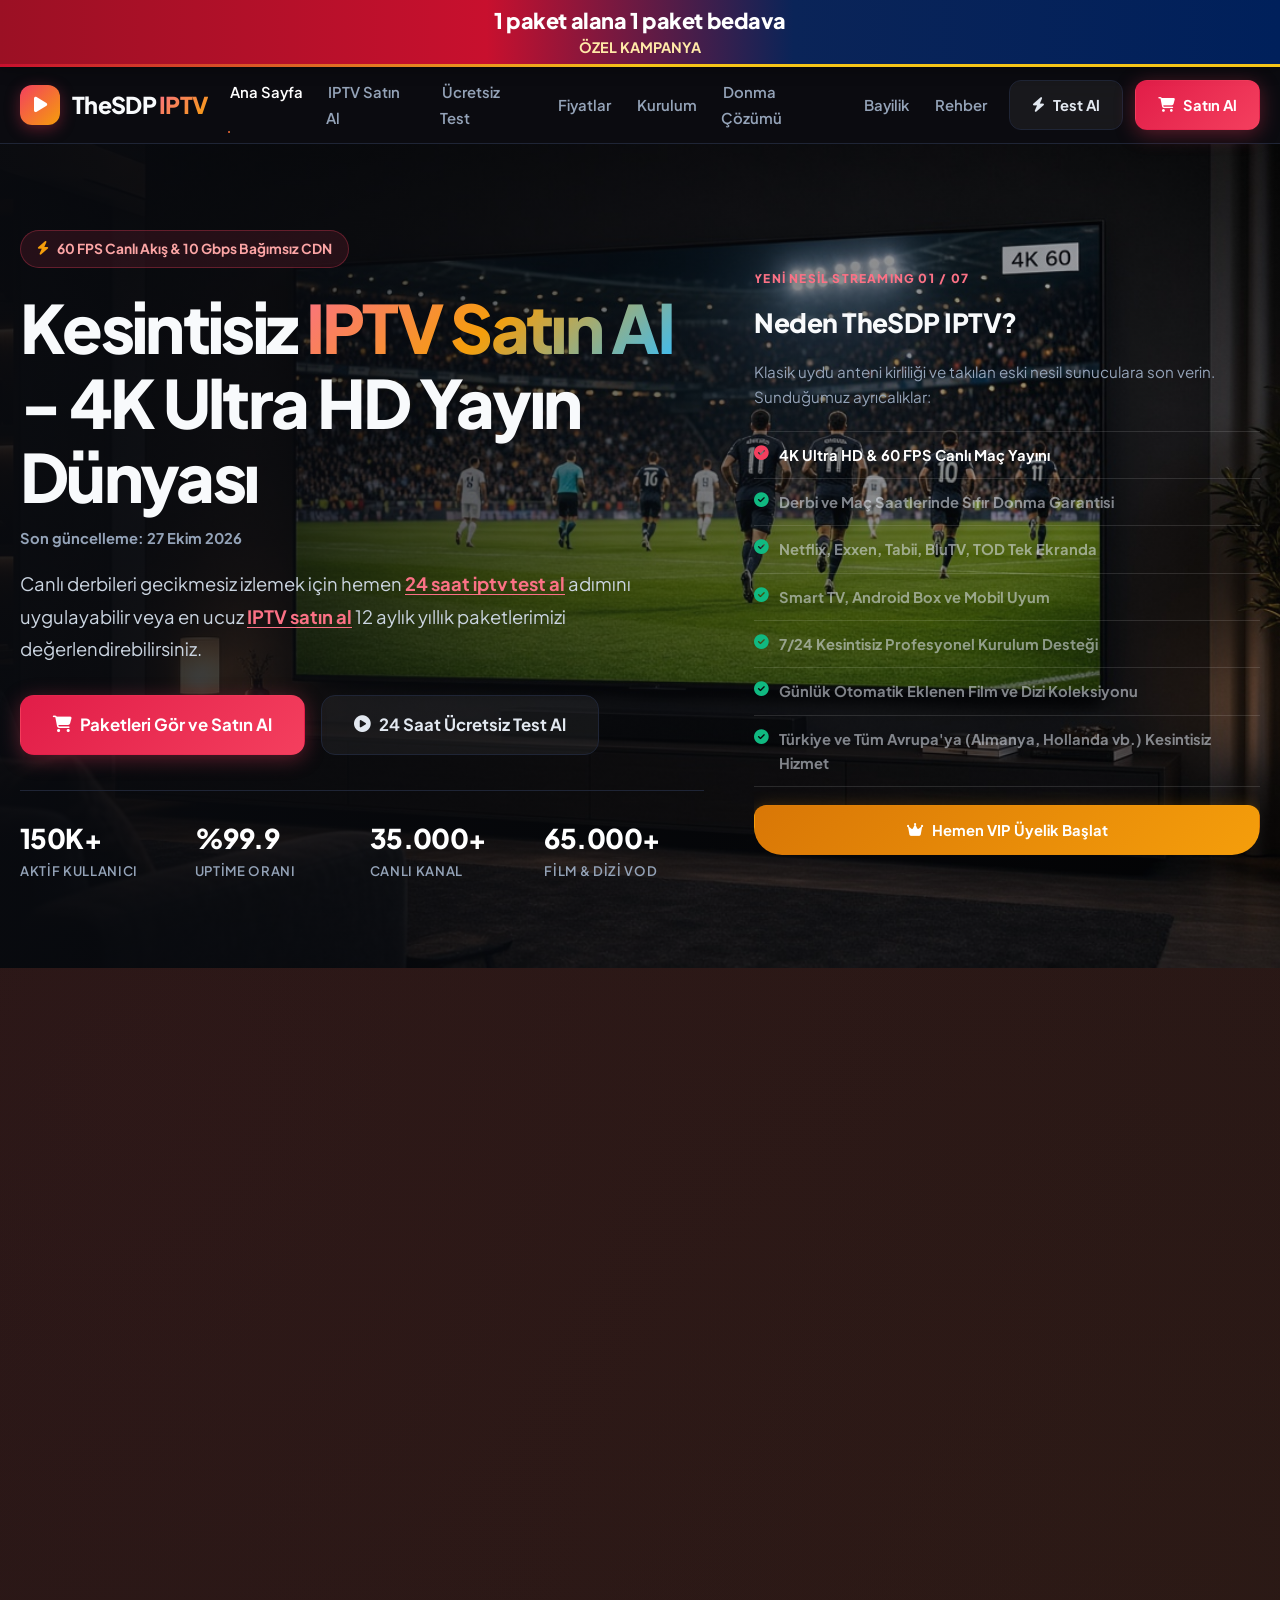
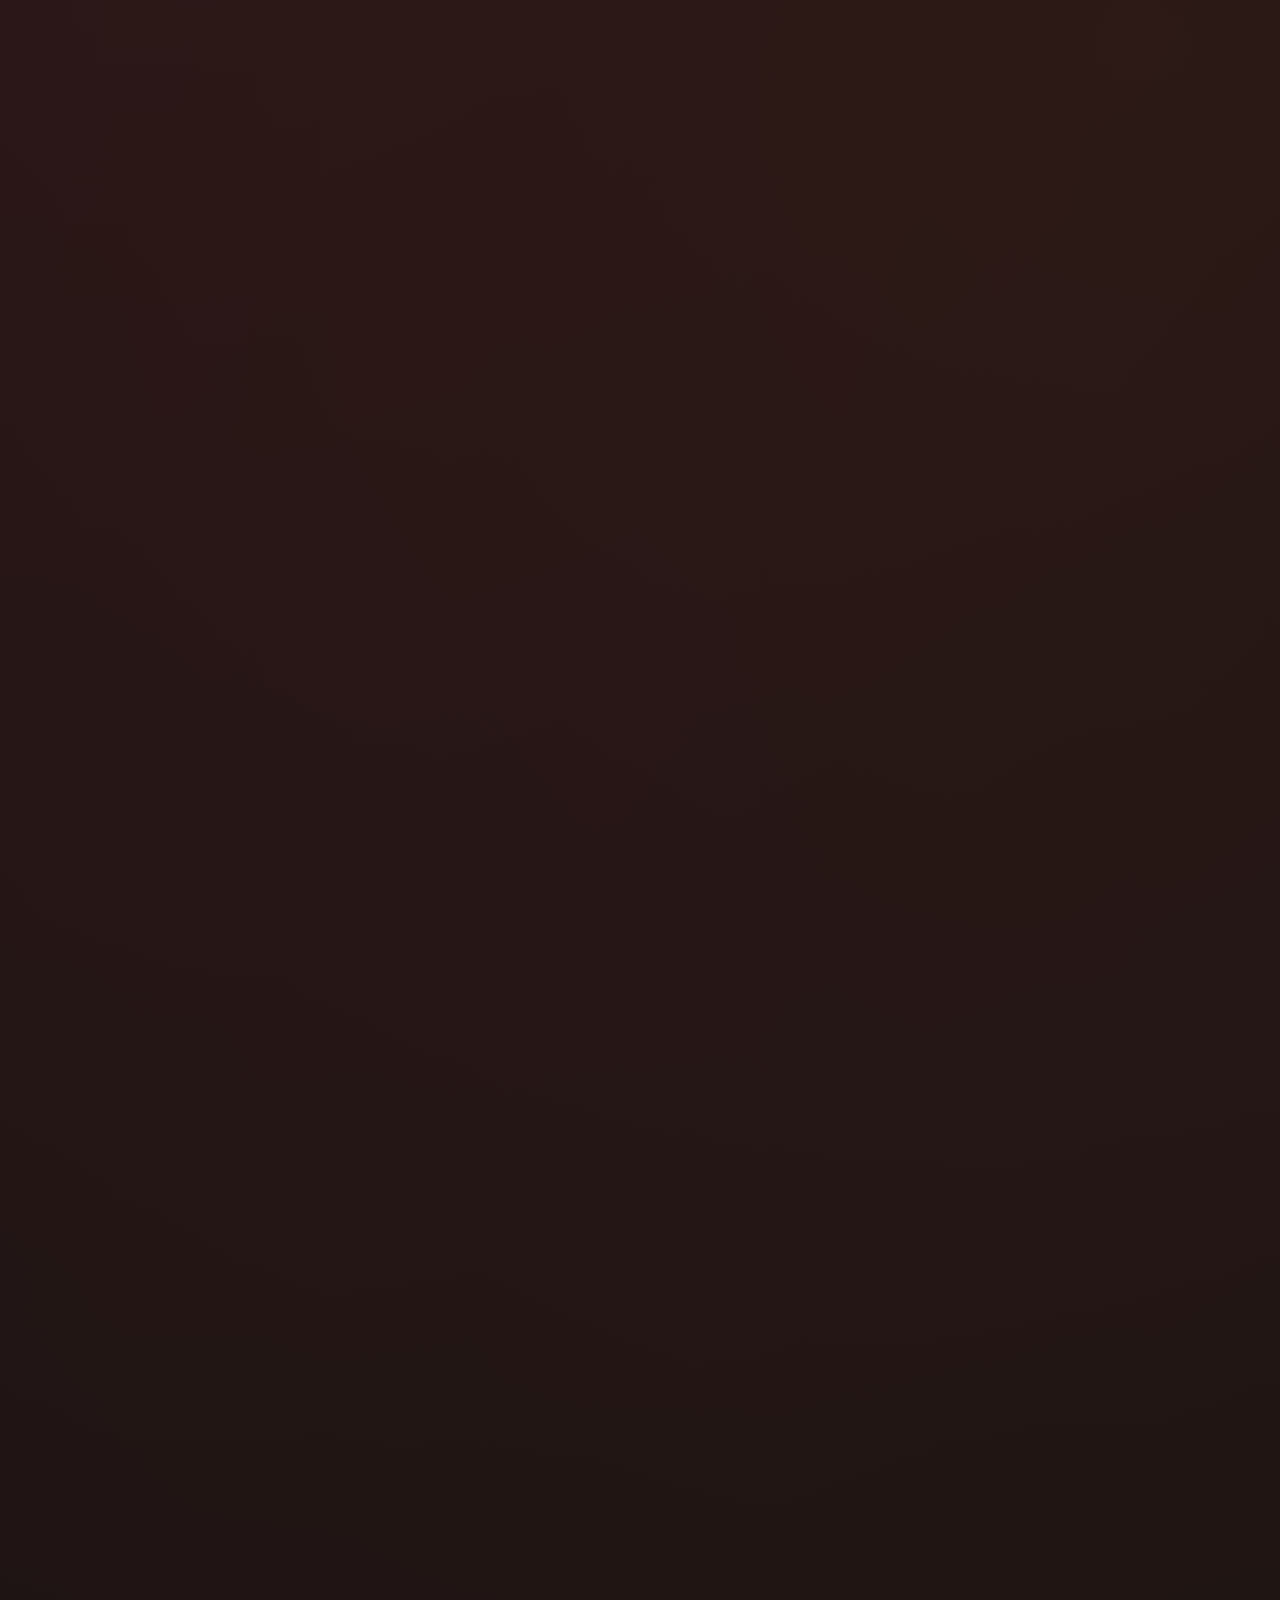
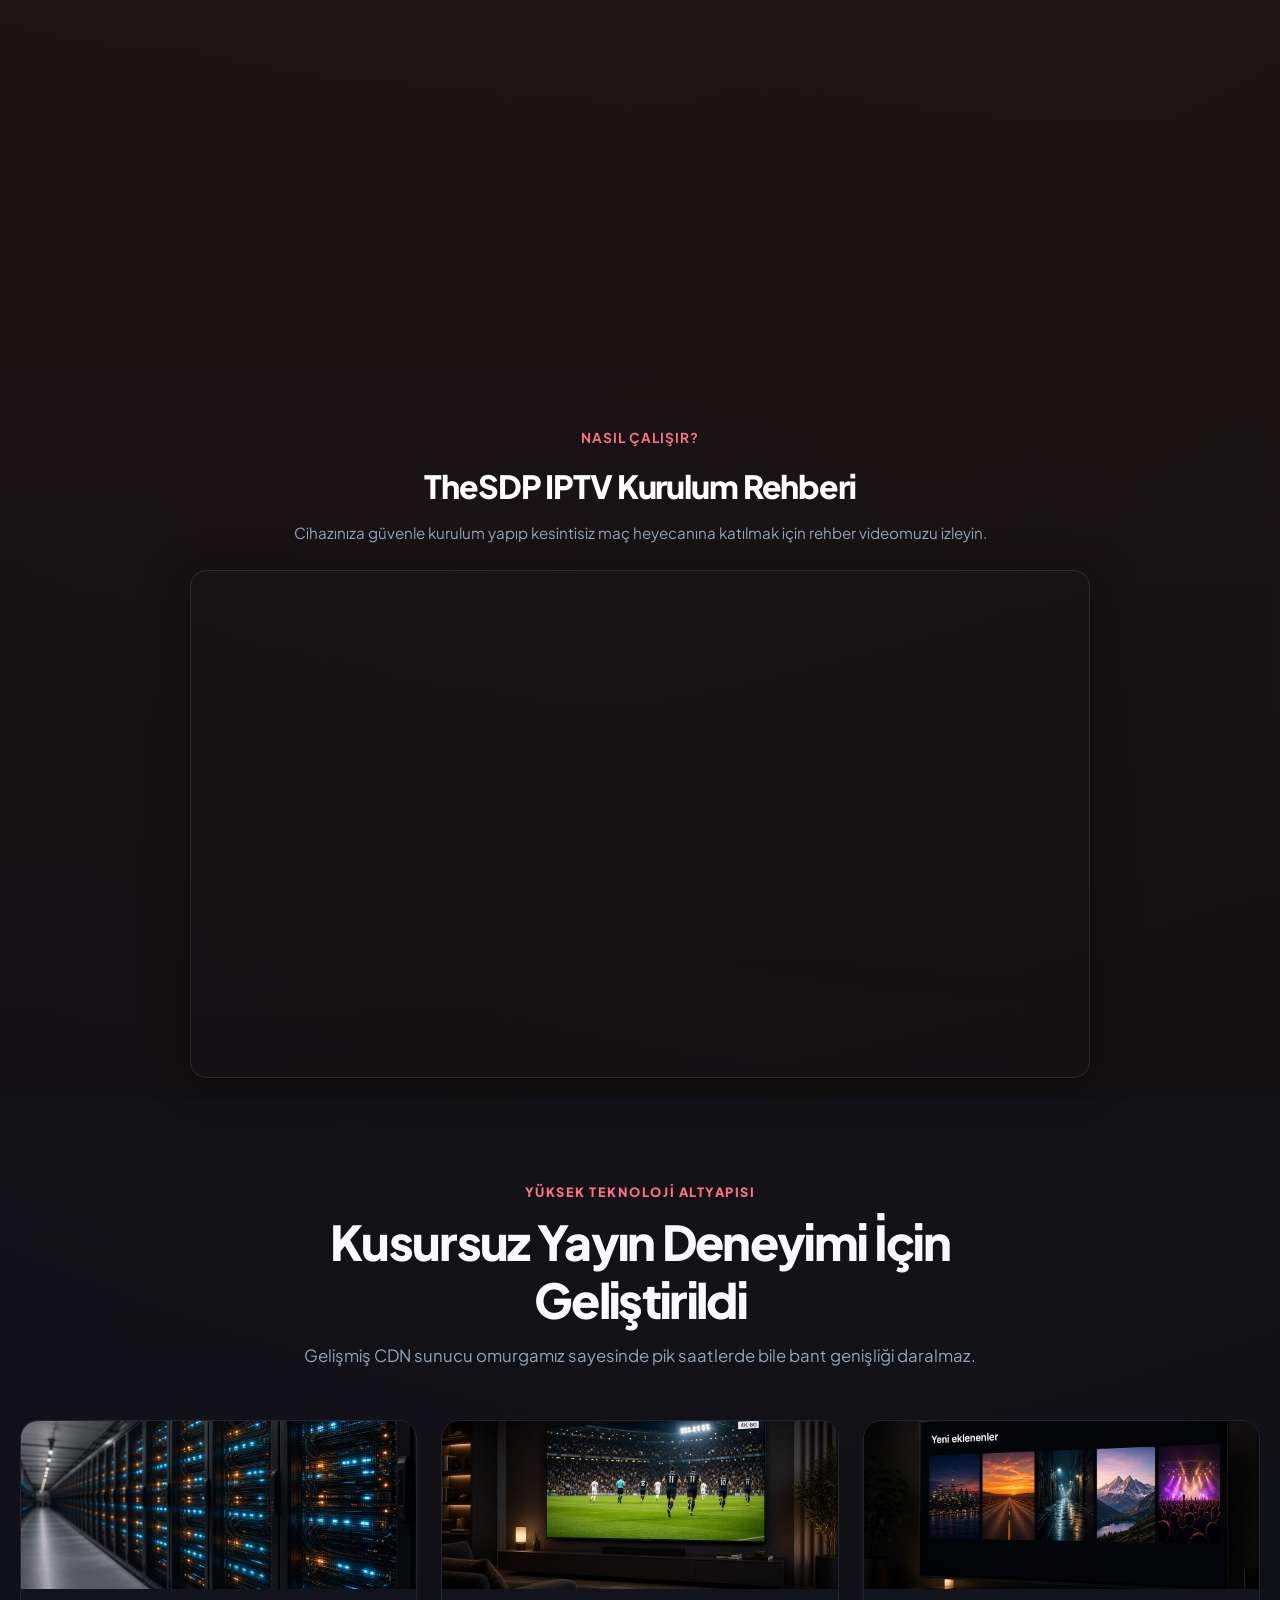
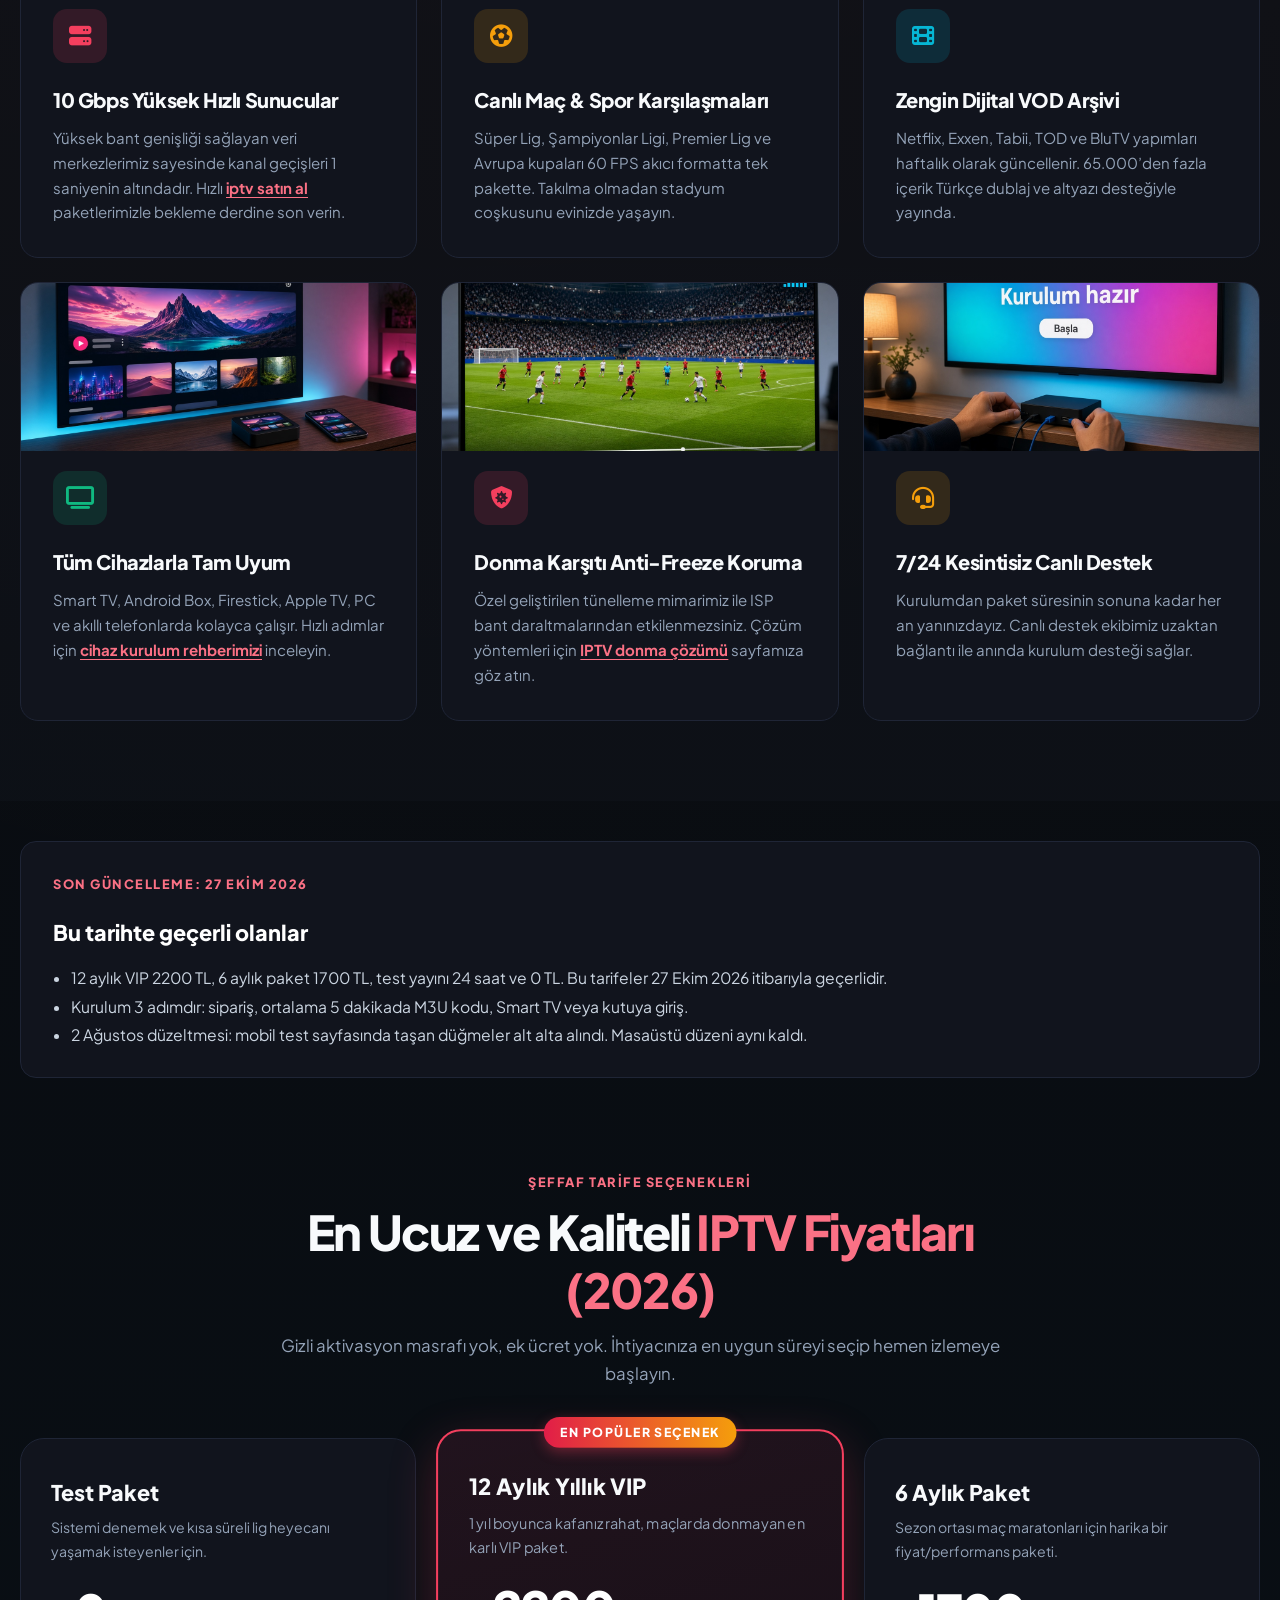
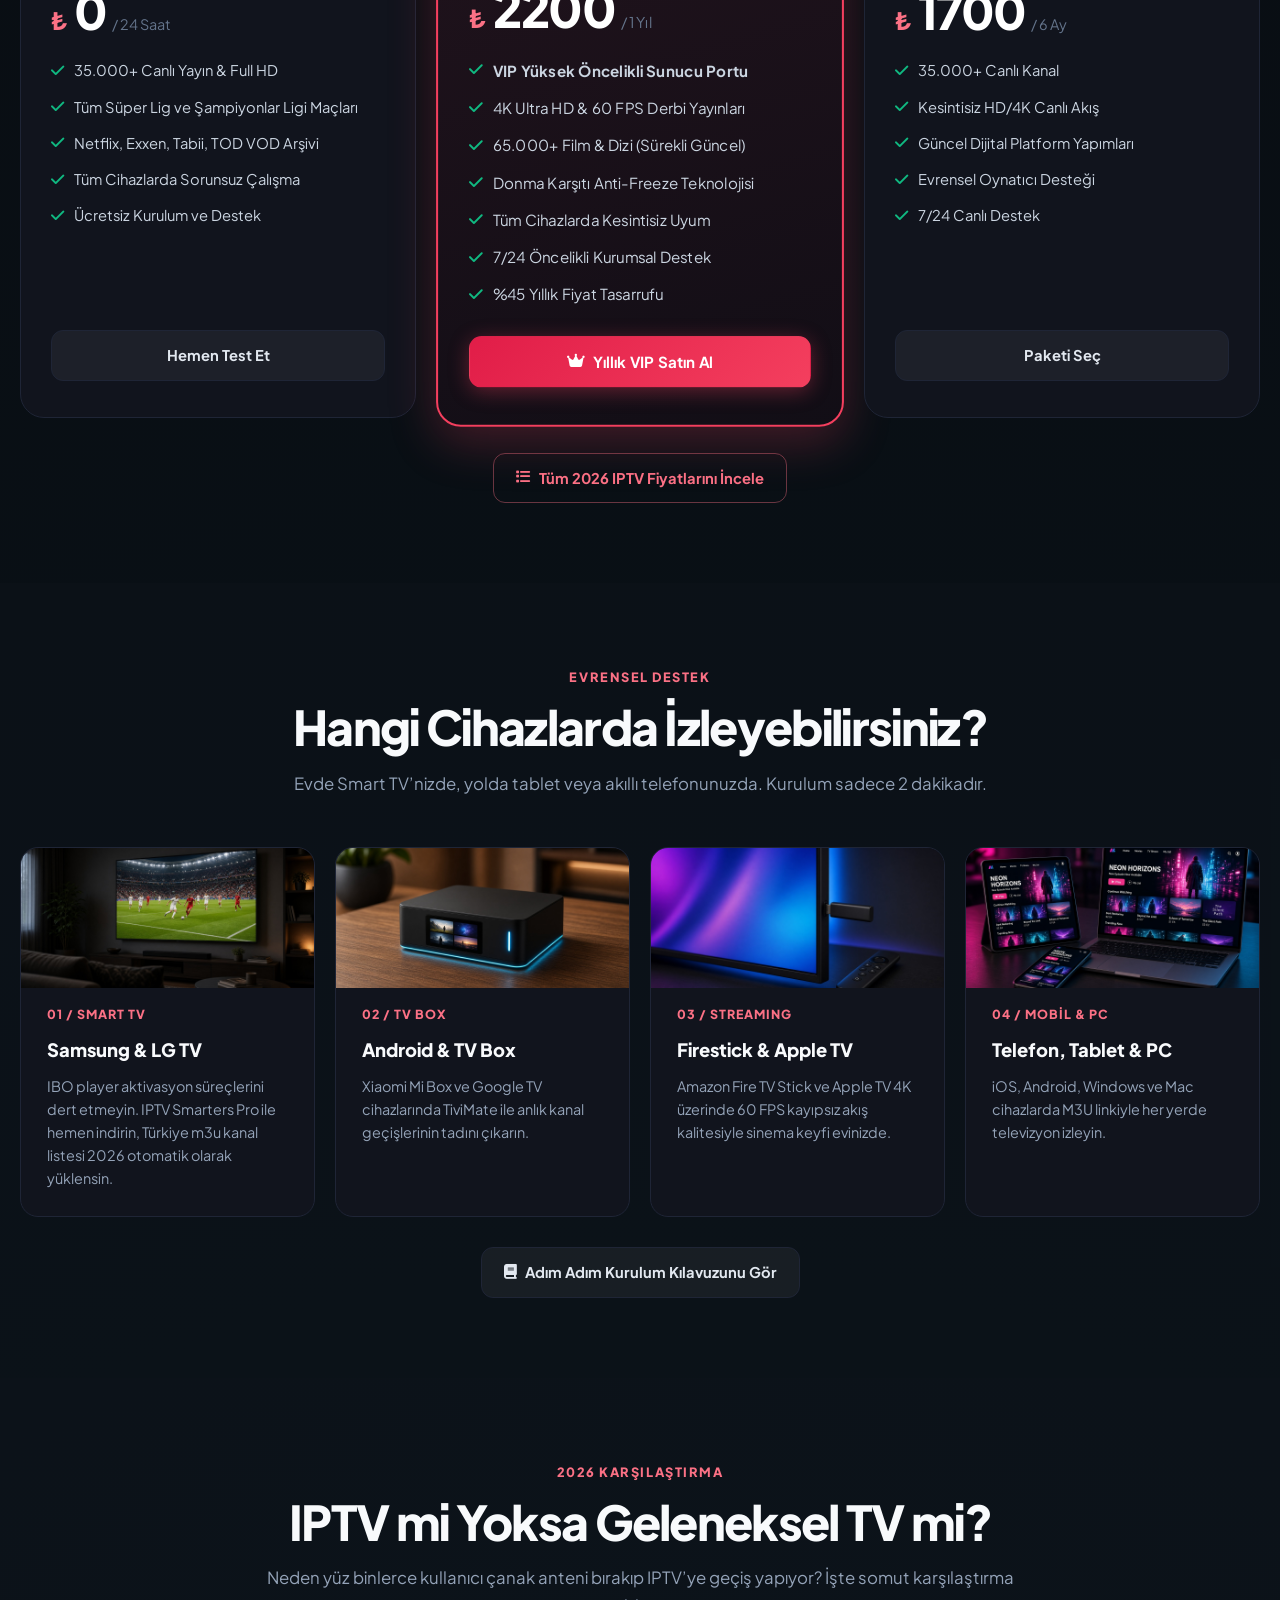
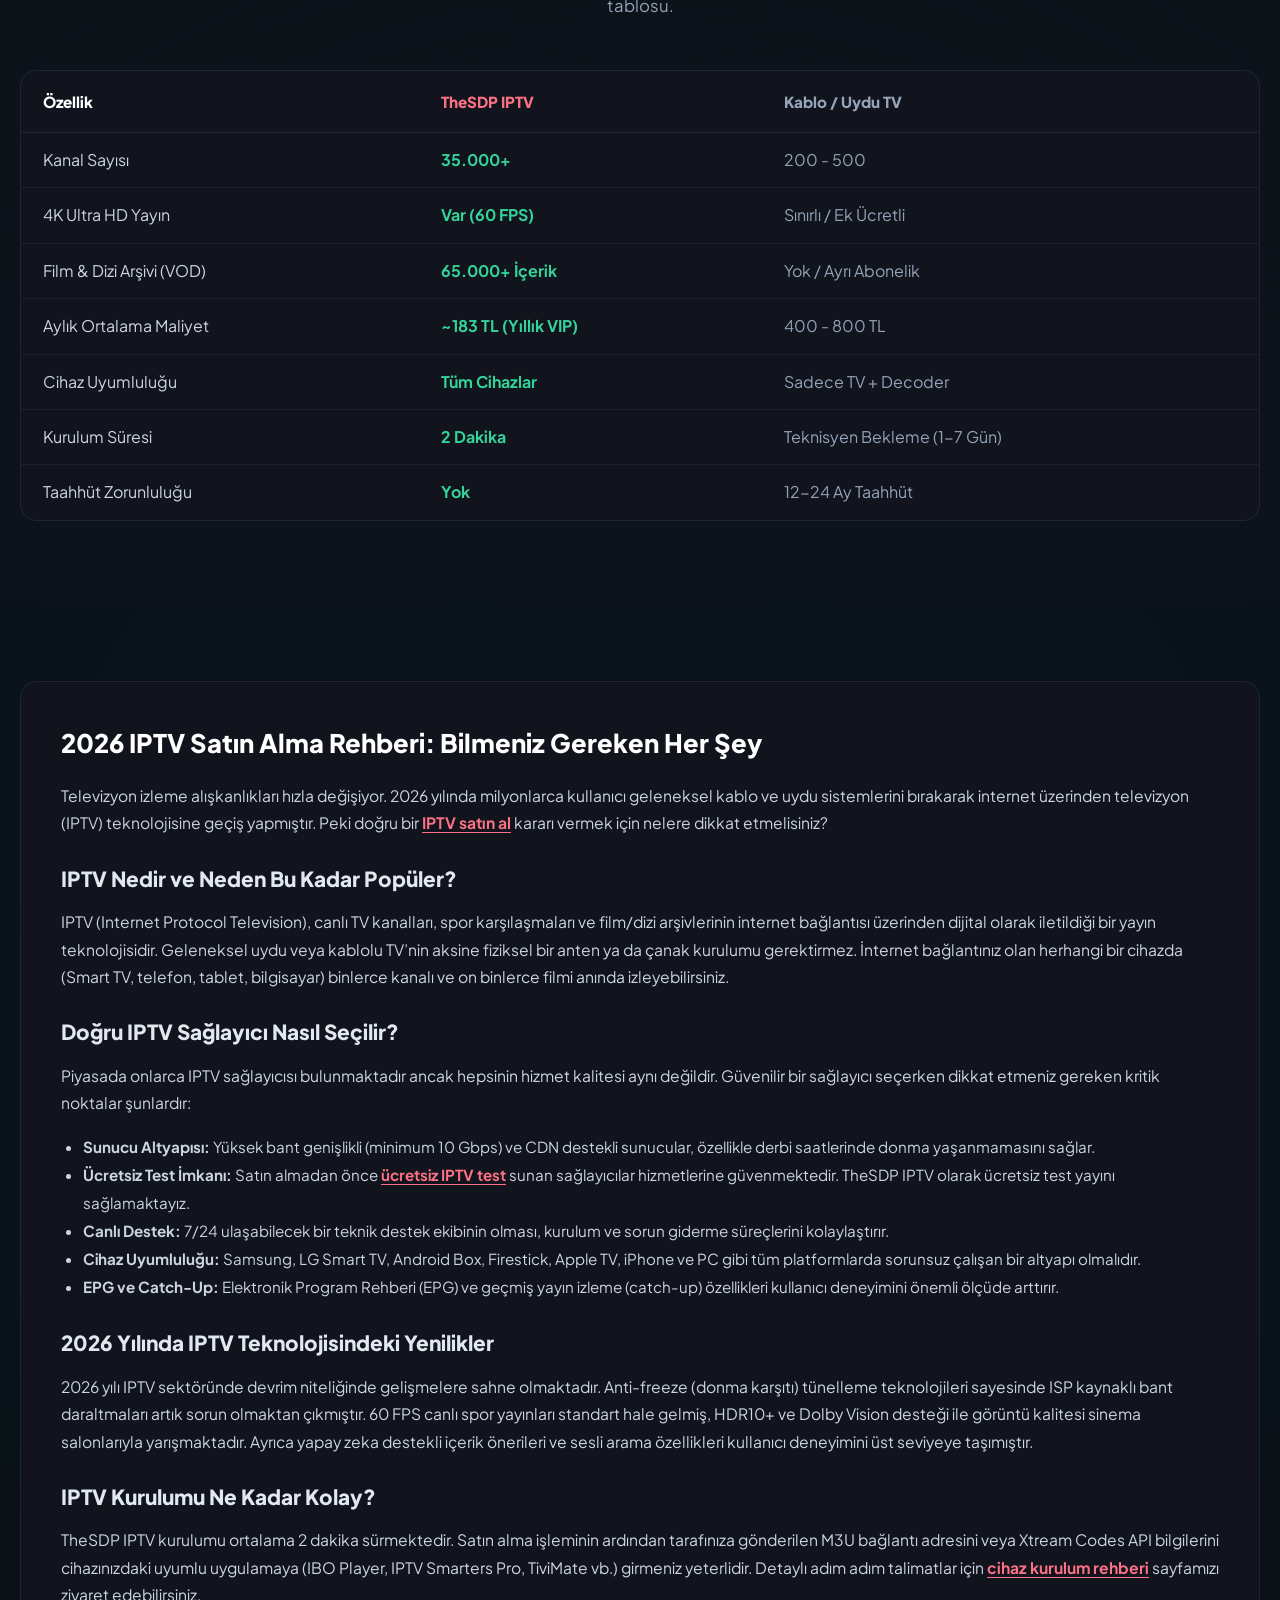
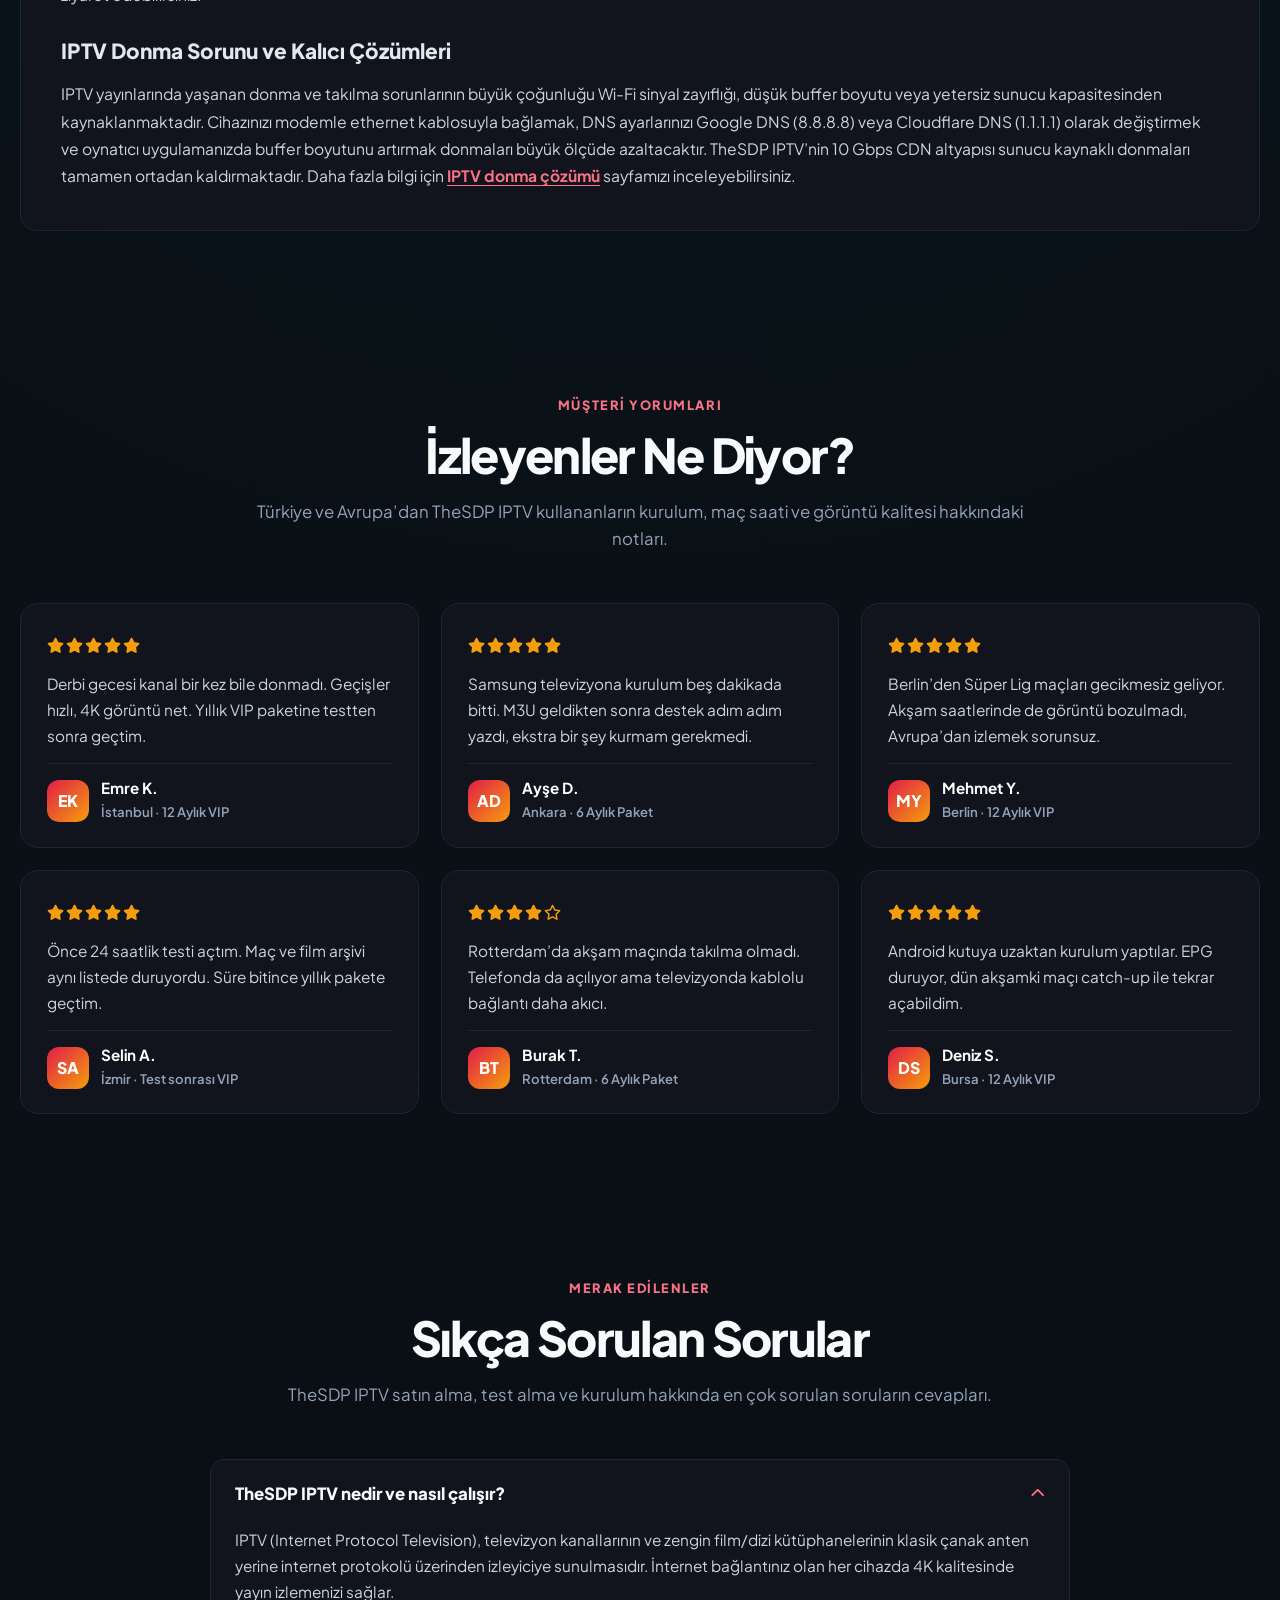
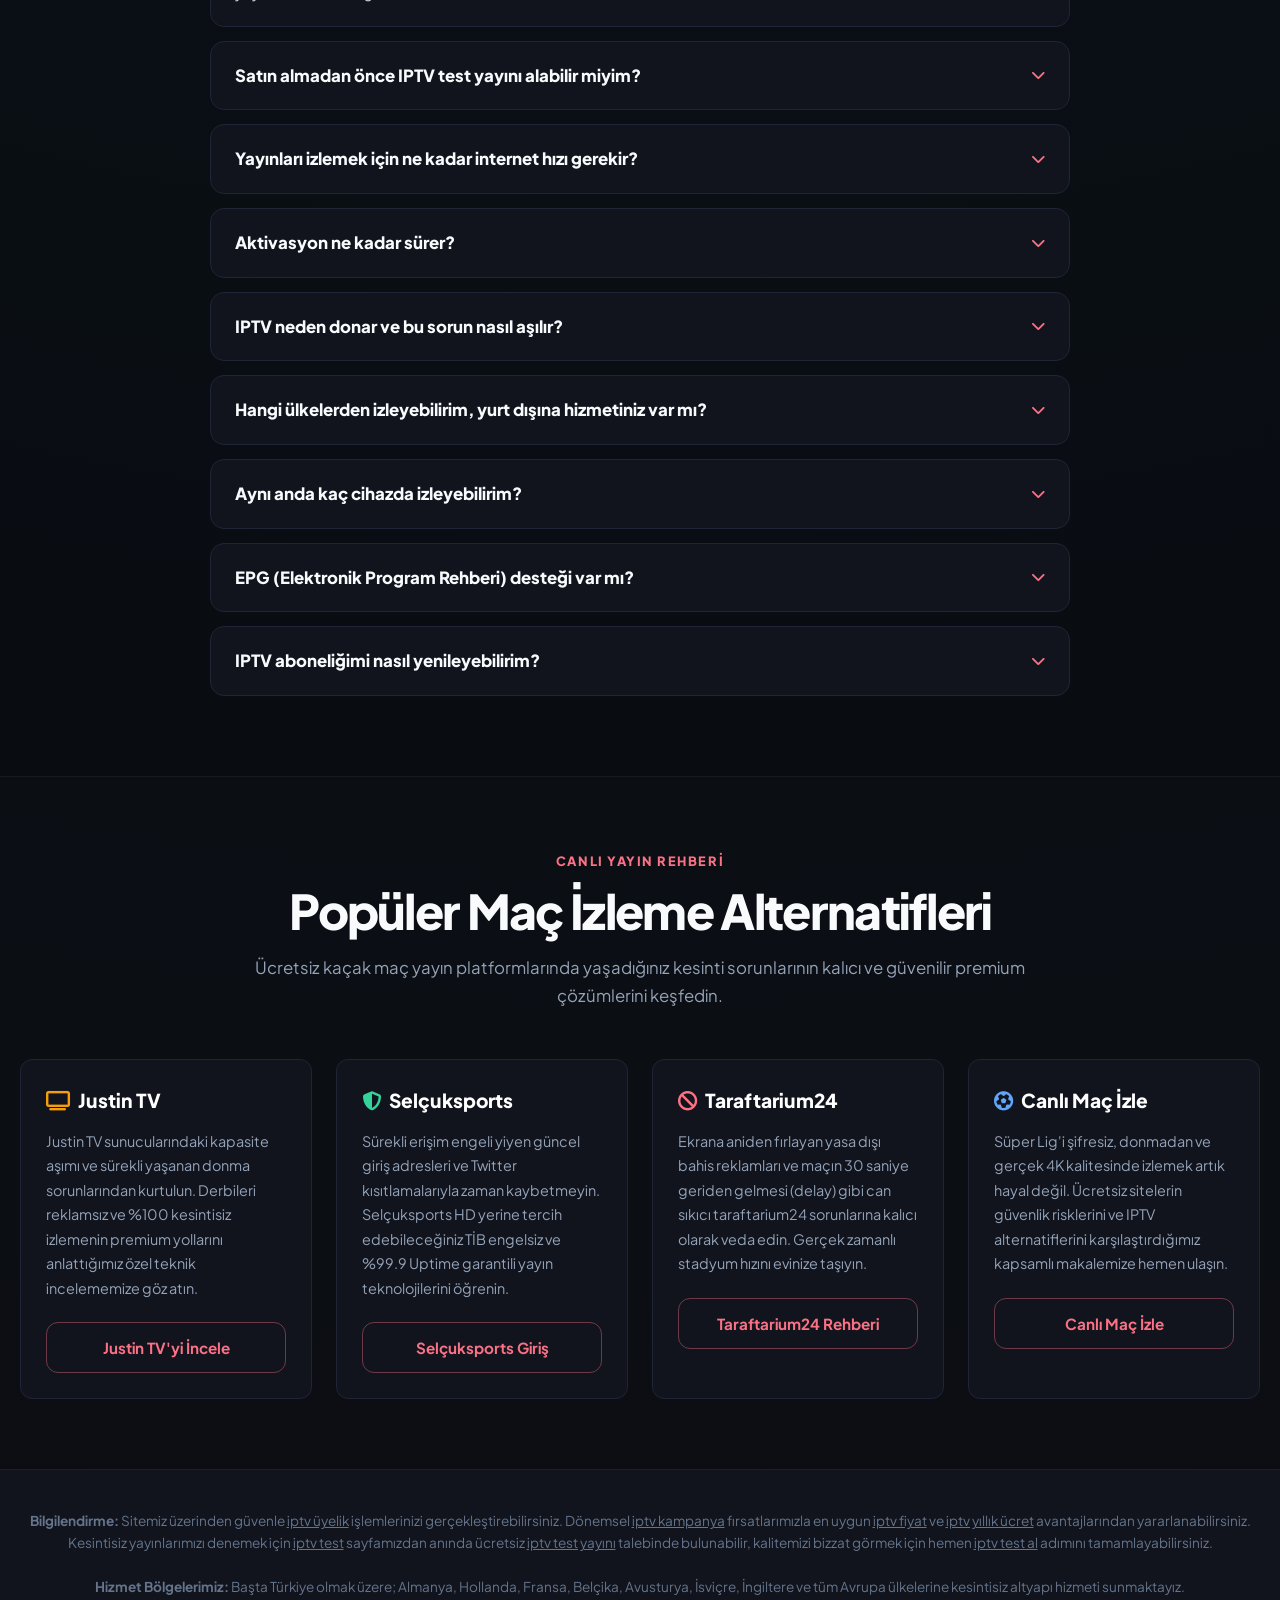
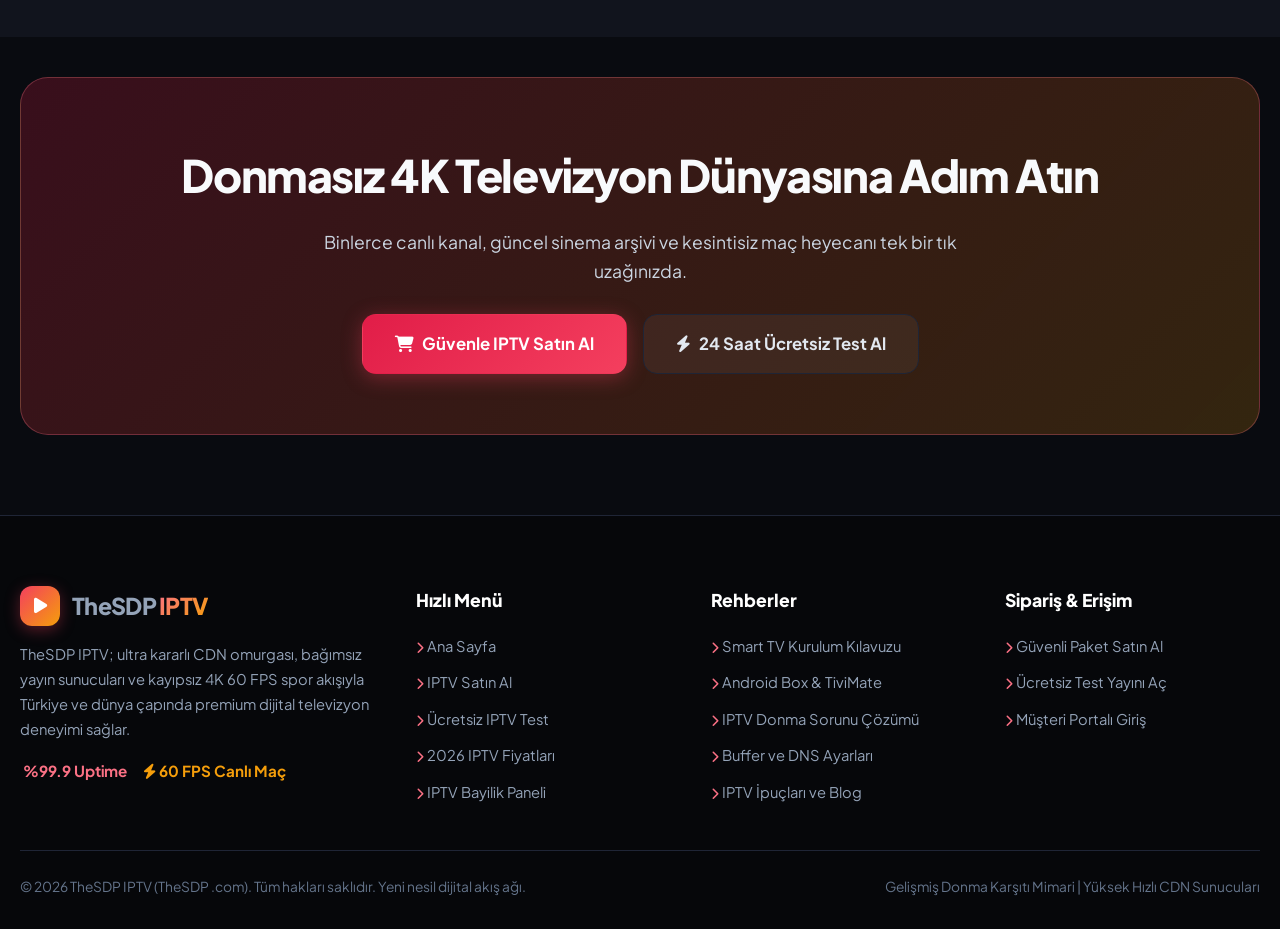
<file: index.html>
<!DOCTYPE html>
<html lang="tr"><head>
<meta charset="utf-8" />
<meta name="viewport" content="width=device-width, initial-scale=1.0" />
<title>IPTV Satın Al | TheSDP IPTV 4K Kesintisiz Yayın &amp; Ücretsiz Test 2026</title>
<meta name="description" content="TheSDP IPTV ile 4K donmasız canlı yayınlar! 35.000+ kanal, Süper Lig derbileri ve dev film arşivi. Hemen IPTV satın al veya ücretsiz test yayını ile kalitemizi dene." />
<meta name="keywords" content="iptv, ip tv, iptv satın al, avrupa iptv paketleri, iptv almanya, 24 saat iptv test, donmasız iptv, 4k iptv, en ucuz iptv fiyatları 2026, m3u kanal listesi, ibo player aktivasyon, iptv test, iptv test yayını, iptv test al, iptv üyelik, iptv kampanya, iptv yıllık ücret, iptv fiyat" />
<meta name="robots" content="index, follow, max-image-preview:large, max-snippet:-1" />
<meta name="author" content="TheSDP IPTV" />
<meta property="og:type" content="website" />
<meta property="og:locale" content="tr_TR" />
<meta property="og:title" content="IPTV Satın Al | TheSDP IPTV 4K Kesintisiz Yayın &amp; Ücretsiz Test 2026" />
<meta property="og:description" content="TheSDP IPTV ile 4K donmasız canlı yayınlar! 35.000+ kanal, Süper Lig derbileri ve dev film arşivi." />
<meta property="og:url" content="https://thesdp.com/" />
<meta property="og:image" content="https://thesdp.com/img/slide-4k.png" />
<meta property="og:image:alt" content="TheSDP IPTV 4K canlı maç yayını" />
<meta property="og:site_name" content="TheSDP IPTV" />
<link rel="canonical" href="https://thesdp.com/">
<link rel="preconnect" href="https://fonts.googleapis.com" />
<link rel="preconnect" href="https://fonts.gstatic.com" crossorigin="" />
<link href="https://fonts.googleapis.com/css2?family=Plus+Jakarta+Sans:wght@400;500;600;700;800;900&amp;display=swap" rel="stylesheet" />
<link rel="stylesheet" href="https://cdnjs.cloudflare.com/ajax/libs/font-awesome/6.5.2/css/all.min.css" />
<link rel="stylesheet" href="/style.css?v=20261026" />
<style>
.derby-kampanya{position:relative;z-index:1100;display:flex;flex-direction:column;align-items:center;justify-content:center;gap:4px;width:100%;box-sizing:border-box;padding:8px 12px 11px;text-align:center;text-decoration:none;color:#fff;background:linear-gradient(90deg,#9b1024 0%,#c8102e 38%,#0a2458 62%,#00205b 100%)}
.derby-kampanya::after{content:"";position:absolute;left:0;right:0;bottom:0;height:3px;background:linear-gradient(90deg,#c8102e,#f5c518 50%,#f5c518)}
.derby-kampanya-teklif,.derby-kampanya-ad{margin:0;max-width:100%}
.derby-kampanya-teklif{font-size:clamp(.95rem,3.4vw,1.35rem);font-weight:900;line-height:1.2;color:#fff}
.derby-kampanya-ad{font-size:clamp(.68rem,2.4vw,.9rem);font-weight:700;line-height:1.25;letter-spacing:0;text-transform:uppercase;color:#ffe9a8}
.logo{white-space:nowrap;flex-shrink:0}
@media(max-width:480px){
.container{width:min(1240px,calc(100% - 16px))}
.nav-wrap{min-height:58px;gap:8px}
.logo{font-size:1rem;gap:8px}
.logo-badge{width:32px;height:32px;font-size:.9rem}
.header-actions{gap:6px}
.header-actions .btn{padding:8px 10px;font-size:.78rem}
.mobile-toggle{font-size:1.2rem;padding:4px}
}
</style>
<link rel="canonical" href="https://thesdp.com/" />
<link rel="icon" type="image/png" sizes="32x32" href="/favicon-32x32.png" />
<link rel="icon" type="image/png" sizes="16x16" href="/favicon-16x16.png" />
<link rel="apple-touch-icon" sizes="180x180" href="/apple-touch-icon.png" />
<link rel="shortcut icon" href="/favicon.ico" />
<script async="" src="https://www.googletagmanager.com/gtag/js?id=G-MCZ16BH4PV"></script>
<script>
window.dataLayer = window.dataLayer || [];
function gtag(){dataLayer.push(arguments);}
gtag('js', new Date());
gtag('config', 'G-MCZ16BH4PV');
</script>
<script type="application/ld+json">
[
{
"@context": "https://schema.org",
"@type": "WebSite",
"name": "TheSDP IPTV",
"url": "https://thesdp.com/",
"potentialAction": {
"@type": "SearchAction",
"target": "https://thesdp.com/?q={search_term_string}",
"query-input": "required name=search_term_string"
}
},
{
"@context": "https://schema.org",
"@type": "Organization",
"name": "TheSDP IPTV",
"url": "https://thesdp.com/",
"logo": "https://thesdp.com/logo.png",
"contactPoint": {
"@type": "ContactPoint",
"contactType": "customer service",
"availableLanguage": ["Turkish", "English", "German"]
}
},
{
"@context": "https://schema.org",
"@type": "Service",
"name": "TheSDP Premium IPTV Yayını",
"description": "Donma yapmayan 4K 60 FPS canlı derbi yayınları, 35.000+ dünya kanalı ve dev VOD sinema koleksiyonu.",
"provider": {
"@type": "Organization",
"name": "TheSDP IPTV",
"url": "https://thesdp.com/"
},
"offers": {
"@type": "AggregateOffer",
"priceCurrency": "TRY",
"lowPrice": "1150",
"highPrice": "2200",
"offerCount": "3"
}
},
{
"@context": "https://schema.org",
"@type": "FAQPage",
"mainEntity": [
{
"@type": "Question",
"name": "TheSDP IPTV nedir ve nasıl çalışır?",
"acceptedAnswer": {
"@type": "Answer",
"text": "IPTV (Internet Protocol Television), televizyon kanallarının ve zengin film/dizi kütüphanelerinin klasik çanak anten yerine internet protokolü üzerinden izleyiciye sunulmasıdır. İnternet bağlantınız olan her cihazda 4K kalitesinde yayın izlemenizi sağlar."
}
},
{
"@type": "Question",
"name": "Satın almadan önce IPTV test yayını alabilir miyim?",
"acceptedAnswer": {
"@type": "Answer",
"text": "Evet. Hizmet kalitemizi, kanal geçiş hızımızı ve canlı maç performansımızı kendi televizyonunuzda bizzat görebilmeniz için 24 saat otomatik ve ücretsiz IPTV test yayını imkanı sunuyoruz."
}
},
{
"@type": "Question",
"name": "Yayınları izlemek için ne kadar internet hızı gerekir?",
"acceptedAnswer": {
"@type": "Answer",
"text": "HD kanallar için minimum 8-10 Mbps, 4K Ultra HD yayınlar için ise 25 Mbps kararlı bir internet hızı yeterlidir. Canlı spor yayınlarında kesintisiz performans için cihazınızı modeme kablolu (Ethernet) bağlamanızı öneririz."
}
},
{
"@type": "Question",
"name": "Aktivasyon ne kadar sürer?",
"acceptedAnswer": {
"@type": "Answer",
"text": "Siparişiniz onaylandığı anda M3U ve Xtream giriş kodlarınız otomatik olarak hazırlanır ve ortalama 5 dakika içinde tarafınıza teslim edilir."
}
},
{
"@type": "Question",
"name": "IPTV neden donar ve bu sorun nasıl aşılır?",
"acceptedAnswer": {
"@type": "Answer",
"text": "IPTV donmaları çoğunlukla Wi-Fi sinyal kayıplarından, yetersiz oynatıcı önbelleğinden (buffer size) veya zayıf sunucu bant genişliğinden kaynaklanır. TheSDP IPTV 10 Gbps CDN altyapısı ile sunucu kaynaklı donmaları ortadan kaldırır."
}
},
{
"@type": "Question",
"name": "Hangi ülkelerden izleyebilirim, yurt dışına hizmetiniz var mı?",
"acceptedAnswer": {
"@type": "Answer",
"text": "Evet, hizmet verdiğimiz lokasyonlar tüm dünyayı kapsamaktadır. Başta Türkiye olmak üzere; Almanya, Hollanda, Fransa, Belçika, Avusturya, İsviçre ve İngiltere dahil tüm Avrupa ülkelerine donmasız özel sunucularımızla kesintisiz 4K yayın sağlıyoruz. Avrupa iptv paketleri arayan gurbetçilerimiz için altyapımız %100 uyumludur. İnternet hızınız yeterli olduğu sürece dünyanın her yerinden sorunsuz izleyebilirsiniz."
}
},
{
"@type": "Question",
"name": "Aynı anda kaç cihazda izleyebilirim?",
"acceptedAnswer": {
"@type": "Answer",
"text": "Standart aboneliklerimiz tek cihaz eşzamanlı izleme içindir. Dilerseniz ek bağlantı opsiyonu ile aynı anda 2 veya daha fazla cihazda izleme paketlerimizi tercih edebilirsiniz. Çoklu cihaz paketleri için destek ekibimizle iletişime geçebilirsiniz."
}
},
{
"@type": "Question",
"name": "EPG (Elektronik Program Rehberi) desteği var mı?",
"acceptedAnswer": {
"@type": "Answer",
"text": "Evet. Tüm kanallarımızda 7 günlük EPG desteği mevcuttur. Hangi programın ne zaman başladığını görebilir, geçmiş yayınları catch-up özelliği ile tekrar izleyebilirsiniz. EPG otomatik olarak güncellenir, ekstra bir işlem yapmanız gerekmez."
}
},
{
"@type": "Question",
"name": "IPTV aboneliğimi nasıl yenileyebilirim?",
"acceptedAnswer": {
"@type": "Answer",
"text": "Aboneliğiniz sona ermeden 3 gün önce otomatik hatırlatma mesajı gönderilir. Yenileme işlemini müşteri panelinizden veya WhatsApp destek hattımızdan tek tıkla gerçekleştirebilirsiniz. Mevcut kanal listeniz ve ayarlarınız korunarak kesintisiz geçiş yapılır."
}
}
]
},
{
"@context": "https://schema.org",
"@type": "VideoObject",
"name": "Korsan Yayın Tehlikeleri ve Profesyonel IPTV Kurulum Rehberi",
"description": "Selçuksports ve Taraftarium24 gibi bedava canlı maç izle sitelerindeki hapis ve virüs tehlikelerini açıklıyoruz. Kesintisiz IPTV satın almanın avantajları.",
"thumbnailUrl": [
"https://i.ytimg.com/vi/PJpavpyhnbE/maxresdefault.jpg"
],
"uploadDate": "2026-09-18T08:00:00+03:00",
"duration": "PT5M33S",
"contentUrl": "https://youtu.be/PJpavpyhnbE",
"embedUrl": "https://www.youtube.com/embed/PJpavpyhnbE"
},
{
"@context": "https://schema.org",
"@type": "WebPage",
"name": "IPTV Satın Al | TheSDP IPTV",
"url": "https://thesdp.com/",
"dateModified": "2026-09-29T12:00:00+03:00"
}
]
</script>
</head>
<body>
<a class="derby-kampanya" href="/iptv-satin-al">
<p class="derby-kampanya-teklif">1 paket alana 1 paket bedava</p>
<p class="derby-kampanya-ad">Özel Kampanya</p>
</a>
<header class="site-header">
<div class="container nav-wrap">
<a href="/" class="logo" aria-label="TheSDP IPTV Ana Sayfa">
<div class="logo-badge"><i class="fas fa-play"></i></div>
<div>TheSDP <span>IPTV</span></div>
</a>
<ul class="nav-links">
<li><a href="/" class="active">Ana Sayfa</a></li>
<li><a href="/iptv-satin-al" class="">IPTV Satın Al</a></li>
<li><a href="/iptv-test" class="">Ücretsiz Test</a></li>
<li><a href="/iptv-fiyatlari" class="">Fiyatlar</a></li>
<li><a href="/iptv-kurulumu" class="">Kurulum</a></li>
<li><a href="/iptv-donma-cozumu" class="">Donma Çözümü</a></li>
<li><a href="/iptv-bayilik" class="">Bayilik</a></li>
<li><a href="/blog" class="">Rehber</a></li>
</ul>
<div class="header-actions">
<a href="/iptv-test" class="btn btn-secondary"><i class="fas fa-bolt"></i> Test Al</a>
<a href="#paketler" class="btn btn-primary"><i class="fas fa-shopping-cart"></i> Satın Al</a>
<button class="mobile-toggle" id="mobileToggle" aria-label="Menüyü Aç"><i class="fas fa-bars"></i></button>
</div>
</div>
</header>
<div class="drawer-overlay" id="drawerOverlay"></div>
<div class="mobile-drawer" id="mobileDrawer">
<div class="drawer-header">
<div class="logo">
<div class="logo-badge"><i class="fas fa-play"></i></div>
<div>TheSDP <span>IPTV</span></div>
</div>
<button class="drawer-close" id="drawerClose" aria-label="Menüyü Kapat"><i class="fas fa-times"></i></button>
</div>
<ul class="drawer-links">
<li><a href="/"><i class="fas fa-home"></i> Ana Sayfa</a></li>
<li><a href="/iptv-satin-al"><i class="fas fa-tv"></i> IPTV Satın Al</a></li>
<li><a href="/iptv-test"><i class="fas fa-bolt"></i> Ücretsiz Test Yayını</a></li>
<li><a href="/iptv-fiyatlari"><i class="fas fa-tags"></i> 2026 Paket Fiyatları</a></li>
<li><a href="/iptv-kurulumu"><i class="fas fa-tools"></i> Cihaz Kurulum Rehberi</a></li>
<li><a href="/iptv-donma-cozumu"><i class="fas fa-shield-alt"></i> Donma ve Buffer Çözümü</a></li>
<li><a href="/iptv-bayilik"><i class="fas fa-handshake"></i> Bayilik &amp; Reseller Panel</a></li>
<li><a href="/blog"><i class="fas fa-book-open"></i> Bilgi Bankası / Blog</a></li>
</ul>
<div style="margin-top:30px; display:flex; flex-direction:column; gap:10px;">
<a href="/iptv-test" class="btn btn-secondary" style="width:100%"><i class="fas fa-bolt"></i> Ücretsiz Test Al</a>
<a href="#paketler" class="btn btn-primary" style="width:100%"><i class="fas fa-shopping-cart"></i> Hemen Satın Al</a>
</div>
</div>
<div class="hero-stage" id="heroStage">
<div class="hero-sticky">
<div class="hero-bgs" aria-hidden="true">
<img class="on" src="/img/slide-4k.png" alt="" fetchpriority="high" />
<img data-src="/img/slide-canli.png" alt="" />
<img data-src="/img/slide-ekran.png" alt="" />
<img data-src="/img/slide-cihaz.png" alt="" />
<img data-src="/img/slide-destek.png" alt="" />
<img data-src="/img/slide-vod.png" alt="" />
<img data-src="/img/slide-avrupa.png" alt="" />
</div>
<div class="hero-dim"></div>
<section class="hero-section">
<div class="container hero-grid">
<div>
<div class="hero-badge">
<i class="fas fa-bolt"></i> 60 FPS Canlı Akış &amp; 10 Gbps Bağımsız CDN
</div>
<h1 class="hero-title">
Kesintisiz <span class="gradient-text">IPTV Satın Al</span> - 4K Ultra HD Yayın Dünyası
</h1>
<p class="hero-updated"><time datetime="2026-09-29">Son güncelleme: 27 Ekim 2026</time></p>
<p class="hero-lead">
Canlı derbileri gecikmesiz izlemek için hemen <a href="/iptv-test" class="intext-link">24 saat iptv test al</a> adımını uygulayabilir veya en ucuz <a href="#paketler" class="intext-link">IPTV satın al</a> 12 aylık yıllık paketlerimizi değerlendirebilirsiniz.
</p>
<div class="hero-buttons">
<a href="#paketler" class="btn btn-primary btn-lg">
<i class="fas fa-shopping-cart"></i> Paketleri Gör ve Satın Al
</a>
<a href="/iptv-test" class="btn btn-secondary btn-lg">
<i class="fas fa-play-circle"></i> 24 Saat Ücretsiz Test Al
</a>
</div>
<div class="hero-stats">
<div class="stat-item">
<h3>150K+</h3>
<p>Aktif Kullanıcı</p>
</div>
<div class="stat-item">
<h3>%99.9</h3>
<p>Uptime Oranı</p>
</div>
<div class="stat-item">
<h3>35.000+</h3>
<p>Canlı Kanal</p>
</div>
<div class="stat-item">
<h3>65.000+</h3>
<p>Film &amp; Dizi VOD</p>
</div>
</div>
</div>
<div class="hero-card">
<span class="card-tag">YENİ NESİL STREAMING</span>
<span class="shot-count" id="shotCount">01 / 07</span>
<h2>Neden TheSDP IPTV?</h2>
<p>Klasik uydu anteni kirliliği ve takılan eski nesil sunuculara son verin. Sunduğumuz ayrıcalıklar:</p>
<ol class="shot-rail" id="shotRail">
<li><button type="button" class="on"><i class="fas fa-check-circle"></i><span>4K Ultra HD &amp; 60 FPS Canlı Maç Yayını</span></button></li>
<li><button type="button"><i class="fas fa-check-circle"></i><span>Derbi ve Maç Saatlerinde Sıfır Donma Garantisi</span></button></li>
<li><button type="button"><i class="fas fa-check-circle"></i><span>Netflix, Exxen, Tabii, BluTV, TOD Tek Ekranda</span></button></li>
<li><button type="button"><i class="fas fa-check-circle"></i><span>Smart TV, Android Box ve Mobil Uyum</span></button></li>
<li><button type="button"><i class="fas fa-check-circle"></i><span>7/24 Kesintisiz Profesyonel Kurulum Desteği</span></button></li>
<li><button type="button"><i class="fas fa-check-circle"></i><span>Günlük Otomatik Eklenen Film ve Dizi Koleksiyonu</span></button></li>
<li><button type="button"><i class="fas fa-check-circle"></i><span>Türkiye ve Tüm Avrupa'ya (Almanya, Hollanda vb.) Kesintisiz Hizmet</span></button></li>
</ol>
<a href="#paketler" class="btn btn-amber" style="width:100%">
<i class="fas fa-crown"></i> Hemen VIP Üyelik Başlat
</a>
</div>
</div>
</section>
</div>
</div>

<section id="tanitim-videosu" style="padding: 60px 0 20px; background: rgba(17, 20, 29, 0.2);">
<div class="container" style="max-width: 900px; margin: 0 auto; text-align: center;">
<div class="section-head" style="margin-bottom: 25px;">
<span class="eyebrow" style="color: #fb7185; font-size: 0.85rem; font-weight: 700; text-transform: uppercase; letter-spacing: 1px;">Nasıl Çalışır?</span>
<h2 class="section-title" style="font-size: 2rem; color: #fff; margin-top: 8px;">TheSDP IPTV Kurulum Rehberi</h2>
<p class="section-desc" style="color: #94a3b8; font-size: 0.95rem; margin-top: 10px;">Cihazınıza güvenle kurulum yapıp kesintisiz maç heyecanına katılmak için rehber videomuzu izleyin.</p>
</div>
<div style="border-radius: 16px; overflow: hidden; border: 1px solid rgba(255,255,255,0.1); box-shadow: 0 10px 40px rgba(0,0,0,0.5); position: relative; padding-bottom: 56.25%; height: 0;">
<iframe src="https://www.youtube.com/embed/PJpavpyhnbE?rel=0" style="position: absolute; top: 0; left: 0; width: 100%; height: 100%;" title="TheSDP IPTV Kurulum Rehberi" frameborder="0" allow="accelerometer; autoplay; clipboard-write; encrypted-media; gyroscope; picture-in-picture; web-share" allowfullscreen=""></iframe>
</div>
</div>
</section>

<section id="ozellikler" style="background: rgba(17, 20, 29, 0.5);">
<div class="container">
<div class="section-head">
<span class="eyebrow">Yüksek Teknoloji Altyapısı</span>
<h2 class="section-title">Kusursuz Yayın Deneyimi İçin Geliştirildi</h2>
<p class="section-desc">Gelişmiş CDN sunucu omurgamız sayesinde pik saatlerde bile bant genişliği daralmaz.</p>
</div>
<div class="grid-3">
<div class="feature-card">
<img class="card-photo" src="/img/card-sunucu.png" alt="Işıklı sunucu salonu" loading="lazy" />
<div class="feature-icon crimson"><i class="fas fa-server"></i></div>
<h3>10 Gbps Yüksek Hızlı Sunucular</h3>
<p>Yüksek bant genişliği sağlayan veri merkezlerimiz sayesinde kanal geçişleri 1 saniyenin altındadır. Hızlı <a href="#paketler" class="intext-link">iptv satın al</a> paketlerimizle bekleme derdine son verin.</p>
</div>
<div class="feature-card">
<img class="card-photo" src="/img/slide-4k.png" alt="Televizyonda 4K canlı maç" loading="lazy" />
<div class="feature-icon amber"><i class="fas fa-futbol"></i></div>
<h3>Canlı Maç &amp; Spor Karşılaşmaları</h3>
<p>Süper Lig, Şampiyonlar Ligi, Premier Lig ve Avrupa kupaları 60 FPS akıcı formatta tek pakette. Takılma olmadan stadyum coşkusunu evinizde yaşayın.</p>
</div>
<div class="feature-card">
<img class="card-photo" src="/img/slide-vod.png" alt="Film ve dizi arşivi ekranı" loading="lazy" />
<div class="feature-icon cyan"><i class="fas fa-film"></i></div>
<h3>Zengin Dijital VOD Arşivi</h3>
<p>Netflix, Exxen, Tabii, TOD ve BluTV yapımları haftalık olarak güncellenir. 65.000’den fazla içerik Türkçe dublaj ve altyazı desteğiyle yayında.</p>
</div>
<div class="feature-card">
<img class="card-photo" src="/img/slide-cihaz.png" alt="Televizyon, kutu ve telefonda aynı yayın" loading="lazy" />
<div class="feature-icon emerald"><i class="fas fa-tv"></i></div>
<h3>Tüm Cihazlarla Tam Uyum</h3>
<p>Smart TV, Android Box, Firestick, Apple TV, PC ve akıllı telefonlarda kolayca çalışır. Hızlı adımlar için <a href="/iptv-kurulumu" class="intext-link">cihaz kurulum rehberimizi</a> inceleyin.</p>
</div>
<div class="feature-card">
<img class="card-photo" src="/img/slide-canli.png" alt="Sinyali dolu canlı yayın ekranı" loading="lazy" />
<div class="feature-icon crimson"><i class="fas fa-shield-virus"></i></div>
<h3>Donma Karşıtı Anti-Freeze Koruma</h3>
<p>Özel geliştirilen tünelleme mimarimiz ile ISP bant daraltmalarından etkilenmezsiniz. Çözüm yöntemleri için <a href="/iptv-donma-cozumu" class="intext-link">IPTV donma çözümü</a> sayfamıza göz atın.</p>
</div>
<div class="feature-card">
<img class="card-photo" src="/img/slide-destek.png" alt="Yayın kutusunun kurulumu" loading="lazy" />
<div class="feature-icon amber"><i class="fas fa-headset"></i></div>
<h3>7/24 Kesintisiz Canlı Destek</h3>
<p>Kurulumdan paket süresinin sonuna kadar her an yanınızdayız. Canlı destek ekibimiz uzaktan bağlantı ile anında kurulum desteği sağlar.</p>
</div>
</div>
</div>
</section>
<section id="guncelleme" style="padding: 40px 0 10px;">
<div class="container">
<div style="background: var(--surface, #11141d); border: 1px solid var(--surface-border, #1f2536); border-radius: 16px; padding: 28px 32px;">
<span class="eyebrow">Son güncelleme: 27 Ekim 2026</span>
<h2 style="font-size:1.35rem; font-weight:800; color:#fff; margin:10px 0 14px;">Bu tarihte geçerli olanlar</h2>
<ul style="margin:0 0 0 18px; color:#cbd5e1; line-height:1.8; font-size:0.98rem;">
<li>12 aylık VIP 2200 TL, 6 aylık paket 1700 TL, test yayını 24 saat ve 0 TL. Bu tarifeler 27 Ekim 2026 itibarıyla geçerlidir.</li>
<li>Kurulum 3 adımdır: sipariş, ortalama 5 dakikada M3U kodu, Smart TV veya kutuya giriş.</li>
<li>2 Ağustos düzeltmesi: mobil test sayfasında taşan düğmeler alt alta alındı. Masaüstü düzeni aynı kaldı.</li>
</ul>
</div>
</div>
</section>
<section id="paketler">
<div class="container">
<div class="section-head">
<span class="eyebrow">Şeffaf Tarife Seçenekleri</span>
<h2 class="section-title">En Ucuz ve Kaliteli <span style="color:#fb7185">IPTV Fiyatları (2026)</span></h2>
<p class="section-desc">Gizli aktivasyon masrafı yok, ek ücret yok. İhtiyacınıza en uygun süreyi seçip hemen izlemeye başlayın.</p>
</div>
<div class="pricing-grid">
<div class="price-card">
<div class="price-header">
<h3>Test Paket</h3>
<p>Sistemi denemek ve kısa süreli lig heyecanı yaşamak isteyenler için.</p>
</div>
<div class="price-amount">
<span class="currency">₺</span>
<span class="num">0</span>
<span class="period">/ 24 Saat</span>
</div>
<ul class="price-features">
<li><i class="fas fa-check"></i> 35.000+ Canlı Yayın &amp; Full HD</li>
<li><i class="fas fa-check"></i> Tüm Süper Lig ve Şampiyonlar Ligi Maçları</li>
<li><i class="fas fa-check"></i> Netflix, Exxen, Tabii, TOD VOD Arşivi</li>
<li><i class="fas fa-check"></i> Tüm Cihazlarda Sorunsuz Çalışma</li>
<li><i class="fas fa-check"></i> Ücretsiz Kurulum ve Destek</li>
</ul>
<a href="/iptv-test" class="btn btn-secondary" style="width:100%">Hemen Test Et</a>
</div>
<div class="price-card featured">
<span class="price-badge">EN POPÜLER SEÇENEK</span>
<div class="price-header">
<h3>12 Aylık Yıllık VIP</h3>
<p>1 yıl boyunca kafanız rahat, maçlarda donmayan en karlı VIP paket.</p>
</div>
<div class="price-amount">
<span class="currency">₺</span>
<span class="num">2200</span>
<span class="period">/ 1 Yıl</span>
</div>
<ul class="price-features">
<li><i class="fas fa-check"></i> <strong>VIP Yüksek Öncelikli Sunucu Portu</strong></li>
<li><i class="fas fa-check"></i> 4K Ultra HD &amp; 60 FPS Derbi Yayınları</li>
<li><i class="fas fa-check"></i> 65.000+ Film &amp; Dizi (Sürekli Güncel)</li>
<li><i class="fas fa-check"></i> Donma Karşıtı Anti-Freeze Teknolojisi</li>
<li><i class="fas fa-check"></i> Tüm Cihazlarda Kesintisiz Uyum</li>
<li><i class="fas fa-check"></i> 7/24 Öncelikli Kurumsal Destek</li>
<li><i class="fas fa-check"></i> %45 Yıllık Fiyat Tasarrufu</li>
</ul>
<a href="/iptv-satin-al" class="btn btn-primary" style="width:100%"><i class="fas fa-crown"></i> Yıllık VIP Satın Al</a>
</div>
<div class="price-card">
<div class="price-header">
<h3>6 Aylık Paket</h3>
<p>Sezon ortası maç maratonları için harika bir fiyat/performans paketi.</p>
</div>
<div class="price-amount">
<span class="currency">₺</span>
<span class="num">1700</span>
<span class="period">/ 6 Ay</span>
</div>
<ul class="price-features">
<li><i class="fas fa-check"></i> 35.000+ Canlı Kanal</li>
<li><i class="fas fa-check"></i> Kesintisiz HD/4K Canlı Akış</li>
<li><i class="fas fa-check"></i> Güncel Dijital Platform Yapımları</li>
<li><i class="fas fa-check"></i> Evrensel Oynatıcı Desteği</li>
<li><i class="fas fa-check"></i> 7/24 Canlı Destek</li>
</ul>
<a href="/iptv-satin-al" class="btn btn-secondary" style="width:100%">Paketi Seç</a>
</div>
</div>
<div style="text-align:center; margin-top:35px;">
<a href="/iptv-fiyatlari" class="btn btn-outline-primary"><i class="fas fa-list"></i> Tüm 2026 IPTV Fiyatlarını İncele</a>
</div>
</div>
</section>
<section style="background: rgba(17, 20, 29, 0.4);">
<div class="container">
<div class="section-head">
<span class="eyebrow">Evrensel Destek</span>
<h2 class="section-title">Hangi Cihazlarda İzleyebilirsiniz?</h2>
<p class="section-desc">Evde Smart TV’nizde, yolda tablet veya akıllı telefonunuzda. Kurulum sadece 2 dakikadır.</p>
</div>
<div class="grid-4">
<div class="device-card">
<img class="card-photo" src="/img/card-tv.png" alt="Duvardaki Smart TV" loading="lazy" />
<div class="num">01 / SMART TV</div>
<h3>Samsung &amp; LG TV</h3>
<p>IBO player aktivasyon süreçlerini dert etmeyin. IPTV Smarters Pro ile hemen indirin, Türkiye m3u kanal listesi 2026 otomatik olarak yüklensin.</p>
</div>
<div class="device-card">
<img class="card-photo" src="/img/card-box.png" alt="Android TV kutusu" loading="lazy" />
<div class="num">02 / TV BOX</div>
<h3>Android &amp; TV Box</h3>
<p>Xiaomi Mi Box ve Google TV cihazlarında TiviMate ile anlık kanal geçişlerinin tadını çıkarın.</p>
</div>
<div class="device-card">
<img class="card-photo" src="/img/card-stick.png" alt="Televizyona takılı yayın çubuğu" loading="lazy" />
<div class="num">03 / STREAMING</div>
<h3>Firestick &amp; Apple TV</h3>
<p>Amazon Fire TV Stick ve Apple TV 4K üzerinde 60 FPS kayıpsız akış kalitesiyle sinema keyfi evinizde.</p>
</div>
<div class="device-card">
<img class="card-photo" src="/img/card-mobil.png" alt="Telefon, tablet ve bilgisayar" loading="lazy" />
<div class="num">04 / MOBİL &amp; PC</div>
<h3>Telefon, Tablet &amp; PC</h3>
<p>iOS, Android, Windows ve Mac cihazlarda M3U linkiyle her yerde televizyon izleyin.</p>
</div>
</div>
<div style="text-align:center; margin-top:30px;">
<a href="/iptv-kurulumu" class="btn btn-secondary"><i class="fas fa-book"></i> Adım Adım Kurulum Kılavuzunu Gör</a>
</div>
</div>
</section>
<section id="karsilastirma" style="background: rgba(17, 20, 29, 0.5);">
<div class="container">
<div class="section-head">
<span class="eyebrow">2026 Karşılaştırma</span>
<h2 class="section-title">IPTV mi Yoksa Geleneksel TV mi?</h2>
<p class="section-desc">Neden yüz binlerce kullanıcı çanak anteni bırakıp IPTV’ye geçiş yapıyor? İşte somut karşılaştırma tablosu.</p>
</div>
<div style="background: var(--surface, #0d1320); border: 1px solid var(--surface-border, #1a263c); border-radius: 16px; overflow-x: auto;">
<table style="width:100%; border-collapse:collapse; text-align:left;">
<thead>
<tr style="border-bottom: 1px solid rgba(255,255,255,0.08);">
<th style="padding:18px 22px; font-weight:800; color:#fff; font-size:0.95rem;">Özellik</th>
<th style="padding:18px 22px; font-weight:800; color:#fb7185; font-size:0.95rem;">TheSDP IPTV</th>
<th style="padding:18px 22px; font-weight:800; color:#94a3b8; font-size:0.95rem;">Kablo / Uydu TV</th>
</tr>
</thead>
<tbody>
<tr style="border-bottom: 1px solid rgba(255,255,255,0.05);">
<td style="padding:14px 22px; color:#cbd5e1;">Kanal Sayısı</td>
<td style="padding:14px 22px; color:#34d399; font-weight:700;">35.000+</td>
<td style="padding:14px 22px; color:#94a3b8;">200 - 500</td>
</tr>
<tr style="border-bottom: 1px solid rgba(255,255,255,0.05);">
<td style="padding:14px 22px; color:#cbd5e1;">4K Ultra HD Yayın</td>
<td style="padding:14px 22px; color:#34d399; font-weight:700;">Var (60 FPS)</td>
<td style="padding:14px 22px; color:#94a3b8;">Sınırlı / Ek Ücretli</td>
</tr>
<tr style="border-bottom: 1px solid rgba(255,255,255,0.05);">
<td style="padding:14px 22px; color:#cbd5e1;">Film &amp; Dizi Arşivi (VOD)</td>
<td style="padding:14px 22px; color:#34d399; font-weight:700;">65.000+ İçerik</td>
<td style="padding:14px 22px; color:#94a3b8;">Yok / Ayrı Abonelik</td>
</tr>
<tr style="border-bottom: 1px solid rgba(255,255,255,0.05);">
<td style="padding:14px 22px; color:#cbd5e1;">Aylık Ortalama Maliyet</td>
<td style="padding:14px 22px; color:#34d399; font-weight:700;">~183 TL (Yıllık VIP)</td>
<td style="padding:14px 22px; color:#94a3b8;">400 - 800 TL</td>
</tr>
<tr style="border-bottom: 1px solid rgba(255,255,255,0.05);">
<td style="padding:14px 22px; color:#cbd5e1;">Cihaz Uyumluluğu</td>
<td style="padding:14px 22px; color:#34d399; font-weight:700;">Tüm Cihazlar</td>
<td style="padding:14px 22px; color:#94a3b8;">Sadece TV + Decoder</td>
</tr>
<tr style="border-bottom: 1px solid rgba(255,255,255,0.05);">
<td style="padding:14px 22px; color:#cbd5e1;">Kurulum Süresi</td>
<td style="padding:14px 22px; color:#34d399; font-weight:700;">2 Dakika</td>
<td style="padding:14px 22px; color:#94a3b8;">Teknisyen Bekleme (1-7 Gün)</td>
</tr>
<tr>
<td style="padding:14px 22px; color:#cbd5e1;">Taahhüt Zorunluluğu</td>
<td style="padding:14px 22px; color:#34d399; font-weight:700;">Yok</td>
<td style="padding:14px 22px; color:#94a3b8;">12-24 Ay Taahhüt</td>
</tr>
</tbody>
</table>
</div>
</div>
</section>
<section id="rehber-2026">
<div class="container">
<div style="background: var(--surface, #0d1320); border: 1px solid var(--surface-border, #1a263c); border-radius: 16px; padding: 40px;">
<h2 style="font-size:1.6rem; font-weight:800; color:#fff; margin:0 0 18px;">2026 IPTV Satın Alma Rehberi: Bilmeniz Gereken Her Şey</h2>
<p style="font-size:0.98rem; color:#cbd5e1; line-height:1.75; margin-bottom:16px;">
Televizyon izleme alışkanlıkları hızla değişiyor. 2026 yılında milyonlarca kullanıcı geleneksel kablo ve uydu sistemlerini bırakarak internet üzerinden televizyon (IPTV) teknolojisine geçiş yapmıştır. Peki doğru bir <a href="/iptv-satin-al" class="intext-link">IPTV satın al</a> kararı vermek için nelere dikkat etmelisiniz?
</p>
<h3 style="font-size:1.3rem; font-weight:800; color:#e2e8f0; margin:25px 0 12px;">IPTV Nedir ve Neden Bu Kadar Popüler?</h3>
<p style="font-size:0.98rem; color:#cbd5e1; line-height:1.75; margin-bottom:16px;">
IPTV (Internet Protocol Television), canlı TV kanalları, spor karşılaşmaları ve film/dizi arşivlerinin internet bağlantısı üzerinden dijital olarak iletildiği bir yayın teknolojisidir. Geleneksel uydu veya kablolu TV’nin aksine fiziksel bir anten ya da çanak kurulumu gerektirmez. İnternet bağlantınız olan herhangi bir cihazda (Smart TV, telefon, tablet, bilgisayar) binlerce kanalı ve on binlerce filmi anında izleyebilirsiniz.
</p>
<h3 style="font-size:1.3rem; font-weight:800; color:#e2e8f0; margin:25px 0 12px;">Doğru IPTV Sağlayıcı Nasıl Seçilir?</h3>
<p style="font-size:0.98rem; color:#cbd5e1; line-height:1.75; margin-bottom:16px;">
Piyasada onlarca IPTV sağlayıcısı bulunmaktadır ancak hepsinin hizmet kalitesi aynı değildir. Güvenilir bir sağlayıcı seçerken dikkat etmeniz gereken kritik noktalar şunlardır:
</p>
<ul style="margin:15px 0 20px 22px; color:#cbd5e1; line-height:1.85; font-size:0.95rem;">
<li><strong>Sunucu Altyapısı:</strong> Yüksek bant genişlikli (minimum 10 Gbps) ve CDN destekli sunucular, özellikle derbi saatlerinde donma yaşanmamasını sağlar.</li>
<li><strong>Ücretsiz Test İmkanı:</strong> Satın almadan önce <a href="/iptv-test" class="intext-link">ücretsiz IPTV test</a> sunan sağlayıcılar hizmetlerine güvenmektedir. TheSDP IPTV olarak ücretsiz test yayını sağlamaktayız.</li>
<li><strong>Canlı Destek:</strong> 7/24 ulaşabilecek bir teknik destek ekibinin olması, kurulum ve sorun giderme süreçlerini kolaylaştırır.</li>
<li><strong>Cihaz Uyumluluğu:</strong> Samsung, LG Smart TV, Android Box, Firestick, Apple TV, iPhone ve PC gibi tüm platformlarda sorunsuz çalışan bir altyapı olmalıdır.</li>
<li><strong>EPG ve Catch-Up:</strong> Elektronik Program Rehberi (EPG) ve geçmiş yayın izleme (catch-up) özellikleri kullanıcı deneyimini önemli ölçüde arttırır.</li>
</ul>
<h3 style="font-size:1.3rem; font-weight:800; color:#e2e8f0; margin:25px 0 12px;">2026 Yılında IPTV Teknolojisindeki Yenilikler</h3>
<p style="font-size:0.98rem; color:#cbd5e1; line-height:1.75; margin-bottom:16px;">
2026 yılı IPTV sektöründe devrim niteliğinde gelişmelere sahne olmaktadır. Anti-freeze (donma karşıtı) tünelleme teknolojileri sayesinde ISP kaynaklı bant daraltmaları artık sorun olmaktan çıkmıştır. 60 FPS canlı spor yayınları standart hale gelmiş, HDR10+ ve Dolby Vision desteği ile görüntü kalitesi sinema salonlarıyla yarışmaktadır. Ayrıca yapay zeka destekli içerik önerileri ve sesli arama özellikleri kullanıcı deneyimini üst seviyeye taşımıştır.
</p>
<h3 style="font-size:1.3rem; font-weight:800; color:#e2e8f0; margin:25px 0 12px;">IPTV Kurulumu Ne Kadar Kolay?</h3>
<p style="font-size:0.98rem; color:#cbd5e1; line-height:1.75; margin-bottom:16px;">
TheSDP IPTV kurulumu ortalama 2 dakika sürmektedir. Satın alma işleminin ardından tarafınıza gönderilen M3U bağlantı adresini veya Xtream Codes API bilgilerini cihazınızdaki uyumlu uygulamaya (IBO Player, IPTV Smarters Pro, TiviMate vb.) girmeniz yeterlidir. Detaylı adım adım talimatlar için <a href="/iptv-kurulumu" class="intext-link">cihaz kurulum rehberi</a> sayfamızı ziyaret edebilirsiniz.
</p>
<h3 style="font-size:1.3rem; font-weight:800; color:#e2e8f0; margin:25px 0 12px;">IPTV Donma Sorunu ve Kalıcı Çözümleri</h3>
<p style="font-size:0.98rem; color:#cbd5e1; line-height:1.75; margin-bottom:0;">
IPTV yayınlarında yaşanan donma ve takılma sorunlarının büyük çoğunluğu Wi-Fi sinyal zayıflığı, düşük buffer boyutu veya yetersiz sunucu kapasitesinden kaynaklanmaktadır. Cihazınızı modemle ethernet kablosuyla bağlamak, DNS ayarlarınızı Google DNS (8.8.8.8) veya Cloudflare DNS (1.1.1.1) olarak değiştirmek ve oynatıcı uygulamanızda buffer boyutunu artırmak donmaları büyük ölçüde azaltacaktır. TheSDP IPTV’nin 10 Gbps CDN altyapısı sunucu kaynaklı donmaları tamamen ortadan kaldırmaktadır. Daha fazla bilgi için <a href="/iptv-donma-cozumu" class="intext-link">IPTV donma çözümü</a> sayfamızı inceleyebilirsiniz.
</p>
</div>
</div>
</section>
<section id="yorumlar">
<div class="container">
<div class="section-head">
<span class="eyebrow">Müşteri Yorumları</span>
<h2 class="section-title">İzleyenler Ne Diyor?</h2>
<p class="section-desc">Türkiye ve Avrupa’dan TheSDP IPTV kullananların kurulum, maç saati ve görüntü kalitesi hakkındaki notları.</p>
</div>
<div class="review-grid">
<article class="review-card">
<div class="review-stars" aria-label="5 üzerinden 5"><i class="fas fa-star"></i><i class="fas fa-star"></i><i class="fas fa-star"></i><i class="fas fa-star"></i><i class="fas fa-star"></i></div>
<p>Derbi gecesi kanal bir kez bile donmadı. Geçişler hızlı, 4K görüntü net. Yıllık VIP paketine testten sonra geçtim.</p>
<div class="review-person">
<div class="review-avatar" aria-hidden="true">EK</div>
<div><strong>Emre K.</strong><span>İstanbul · 12 Aylık VIP</span></div>
</div>
</article>
<article class="review-card">
<div class="review-stars" aria-label="5 üzerinden 5"><i class="fas fa-star"></i><i class="fas fa-star"></i><i class="fas fa-star"></i><i class="fas fa-star"></i><i class="fas fa-star"></i></div>
<p>Samsung televizyona kurulum beş dakikada bitti. M3U geldikten sonra destek adım adım yazdı, ekstra bir şey kurmam gerekmedi.</p>
<div class="review-person">
<div class="review-avatar" aria-hidden="true">AD</div>
<div><strong>Ayşe D.</strong><span>Ankara · 6 Aylık Paket</span></div>
</div>
</article>
<article class="review-card">
<div class="review-stars" aria-label="5 üzerinden 5"><i class="fas fa-star"></i><i class="fas fa-star"></i><i class="fas fa-star"></i><i class="fas fa-star"></i><i class="fas fa-star"></i></div>
<p>Berlin’den Süper Lig maçları gecikmesiz geliyor. Akşam saatlerinde de görüntü bozulmadı, Avrupa’dan izlemek sorunsuz.</p>
<div class="review-person">
<div class="review-avatar" aria-hidden="true">MY</div>
<div><strong>Mehmet Y.</strong><span>Berlin · 12 Aylık VIP</span></div>
</div>
</article>
<article class="review-card">
<div class="review-stars" aria-label="5 üzerinden 5"><i class="fas fa-star"></i><i class="fas fa-star"></i><i class="fas fa-star"></i><i class="fas fa-star"></i><i class="fas fa-star"></i></div>
<p>Önce 24 saatlik testi açtım. Maç ve film arşivi aynı listede duruyordu. Süre bitince yıllık pakete geçtim.</p>
<div class="review-person">
<div class="review-avatar" aria-hidden="true">SA</div>
<div><strong>Selin A.</strong><span>İzmir · Test sonrası VIP</span></div>
</div>
</article>
<article class="review-card">
<div class="review-stars" aria-label="5 üzerinden 4"><i class="fas fa-star"></i><i class="fas fa-star"></i><i class="fas fa-star"></i><i class="fas fa-star"></i><i class="far fa-star"></i></div>
<p>Rotterdam’da akşam maçında takılma olmadı. Telefonda da açılıyor ama televizyonda kablolu bağlantı daha akıcı.</p>
<div class="review-person">
<div class="review-avatar" aria-hidden="true">BT</div>
<div><strong>Burak T.</strong><span>Rotterdam · 6 Aylık Paket</span></div>
</div>
</article>
<article class="review-card">
<div class="review-stars" aria-label="5 üzerinden 5"><i class="fas fa-star"></i><i class="fas fa-star"></i><i class="fas fa-star"></i><i class="fas fa-star"></i><i class="fas fa-star"></i></div>
<p>Android kutuya uzaktan kurulum yaptılar. EPG duruyor, dün akşamki maçı catch-up ile tekrar açabildim.</p>
<div class="review-person">
<div class="review-avatar" aria-hidden="true">DS</div>
<div><strong>Deniz S.</strong><span>Bursa · 12 Aylık VIP</span></div>
</div>
</article>
</div>
</div>
</section>
<section id="sss">
<div class="container">
<div class="section-head">
<span class="eyebrow">Merak Edilenler</span>
<h2 class="section-title">Sıkça Sorulan Sorular</h2>
<p class="section-desc">TheSDP IPTV satın alma, test alma ve kurulum hakkında en çok sorulan soruların cevapları.</p>
</div>
<div class="faq-wrap">
<div class="faq-item active">
<div class="faq-question"><span>TheSDP IPTV nedir ve nasıl çalışır?</span><i class="fas fa-chevron-down"></i></div>
<div class="faq-answer">IPTV (Internet Protocol Television), televizyon kanallarının ve zengin film/dizi kütüphanelerinin klasik çanak anten yerine internet protokolü üzerinden izleyiciye sunulmasıdır. İnternet bağlantınız olan her cihazda 4K kalitesinde yayın izlemenizi sağlar.</div>
</div>
<div class="faq-item">
<div class="faq-question"><span>Satın almadan önce IPTV test yayını alabilir miyim?</span><i class="fas fa-chevron-down"></i></div>
<div class="faq-answer">Evet. Hizmet kalitemizi, kanal geçiş hızımızı ve canlı maç performansımızı kendi televizyonunuzda bizzat görebilmeniz için 24 saat otomatik ve ücretsiz IPTV test yayını imkanı sunuyoruz.</div>
</div>
<div class="faq-item">
<div class="faq-question"><span>Yayınları izlemek için ne kadar internet hızı gerekir?</span><i class="fas fa-chevron-down"></i></div>
<div class="faq-answer">HD kanallar için minimum 8-10 Mbps, 4K Ultra HD yayınlar için ise 25 Mbps kararlı bir internet hızı yeterlidir. Canlı spor yayınlarında kesintisiz performans için cihazınızı modeme kablolu (Ethernet) bağlamanızı öneririz.</div>
</div>
<div class="faq-item">
<div class="faq-question"><span>Aktivasyon ne kadar sürer?</span><i class="fas fa-chevron-down"></i></div>
<div class="faq-answer">Siparişiniz onaylandığı anda M3U ve Xtream giriş kodlarınız otomatik olarak hazırlanır ve ortalama 5 dakika içinde tarafınıza teslim edilir.</div>
</div>
<div class="faq-item">
<div class="faq-question"><span>IPTV neden donar ve bu sorun nasıl aşılır?</span><i class="fas fa-chevron-down"></i></div>
<div class="faq-answer">IPTV donmaları çoğunlukla Wi-Fi sinyal kayıplarından, yetersiz oynatıcı önbelleğinden (buffer size) veya zayıf sunucu bant genişliğinden kaynaklanır. TheSDP IPTV 10 Gbps CDN altyapısı ile sunucu kaynaklı donmaları ortadan kaldırır. Daha fazla bilgi için <a href="/iptv-donma-cozumu" class="intext-link">donma çözümü</a> sayfamızı inceleyin.</div>
</div>
<div class="faq-item">
<div class="faq-question"><span>Hangi ülkelerden izleyebilirim, yurt dışına hizmetiniz var mı?</span><i class="fas fa-chevron-down"></i></div>
<div class="faq-answer">Evet, hizmet verdiğimiz lokasyonlar tüm dünyayı kapsamaktadır. Başta <strong>Türkiye</strong> olmak üzere; <strong>Almanya, Hollanda, Fransa, Belçika, Avusturya, İsviçre ve İngiltere</strong> dahil tüm Avrupa ülkelerine donmasız özel sunucularımızla kesintisiz 4K yayın sağlıyoruz. "Avrupa iptv paketleri" arayan gurbetçilerimiz için altyapımız %100 uyumludur. İnternet hızınız yeterli olduğu sürece dünyanın her yerinden sorunsuz izleyebilirsiniz.</div>
</div>
<div class="faq-item">
<div class="faq-question"><span>Aynı anda kaç cihazda izleyebilirim?</span><i class="fas fa-chevron-down"></i></div>
<div class="faq-answer">Standart aboneliklerimiz tek cihaz eşzamanlı izleme içindir. Dilerseniz ek bağlantı opsiyonu ile aynı anda 2 veya daha fazla cihazda izleme paketlerimizi tercih edebilirsiniz. Çoklu cihaz paketleri için destek ekibimizle iletişime geçebilirsiniz.</div>
</div>
<div class="faq-item">
<div class="faq-question"><span>EPG (Elektronik Program Rehberi) desteği var mı?</span><i class="fas fa-chevron-down"></i></div>
<div class="faq-answer">Evet. Tüm kanallarımızda 7 günlük EPG desteği mevcuttur. Hangi programın ne zaman başladığını görebilir, geçmiş yayınları catch-up özelliği ile tekrar izleyebilirsiniz. EPG otomatik olarak güncellenir, ekstra bir işlem yapmanız gerekmez.</div>
</div>
<div class="faq-item">
<div class="faq-question"><span>IPTV aboneliğimi nasıl yenileyebilirim?</span><i class="fas fa-chevron-down"></i></div>
<div class="faq-answer">Aboneliğiniz sona ermeden 3 gün önce otomatik hatırlatma mesajı gönderilir. Yenileme işlemini müşteri panelinizden veya WhatsApp destek hattımızdan tek tıkla gerçekleştirebilirsiniz. Mevcut kanal listeniz ve ayarlarınız korunarak kesintisiz geçiş yapılır.</div>
</div>
</div>
</div>
</section>
<section id="alternatif-yayinlar" style="background: rgba(17, 20, 29, 0.3); padding: 70px 0; border-top: 1px solid rgba(255,255,255,0.05);">
<div class="container">
<div class="section-head">
<span class="eyebrow" style="color: #fb7185;">Canlı Yayın Rehberi</span>
<h2 class="section-title">Popüler Maç İzleme Alternatifleri</h2>
<p class="section-desc">Ücretsiz kaçak maç yayın platformlarında yaşadığınız kesinti sorunlarının kalıcı ve güvenilir premium çözümlerini keşfedin.</p>
</div>
<div style="display: grid; grid-template-columns: repeat(auto-fit, minmax(260px, 1fr)); gap: 24px;">
<div style="background: var(--surface, #0d1320); border: 1px solid var(--surface-border, #1a263c); border-radius: 12px; padding: 25px;">
<h3 style="color: #fff; font-size: 1.2rem; font-weight: 800; margin-bottom: 12px;"><i class="fas fa-tv" style="color:#f59e0b; margin-right:8px;"></i>Justin TV</h3>
<p style="color: #94a3b8; font-size: 0.9rem; line-height: 1.7; margin-bottom: 22px;">Justin TV sunucularındaki kapasite aşımı ve sürekli yaşanan donma sorunlarından kurtulun. Derbileri reklamsız ve %100 kesintisiz izlemenin premium yollarını anlattığımız özel teknik incelememize göz atın.</p>
<a href="/justin-tv" class="btn btn-outline-primary" style="width: 100%; text-align: center; font-size: 0.95rem; display:block;">Justin TV'yi İncele</a>
</div>
<div style="background: var(--surface, #0d1320); border: 1px solid var(--surface-border, #1a263c); border-radius: 12px; padding: 25px;">
<h3 style="color: #fff; font-size: 1.2rem; font-weight: 800; margin-bottom: 12px;"><i class="fas fa-shield-alt" style="color:#34d399; margin-right:8px;"></i>Selçuksports</h3>
<p style="color: #94a3b8; font-size: 0.9rem; line-height: 1.7; margin-bottom: 22px;">Sürekli erişim engeli yiyen güncel giriş adresleri ve Twitter kısıtlamalarıyla zaman kaybetmeyin. Selçuksports HD yerine tercih edebileceğiniz TİB engelsiz ve %99.9 Uptime garantili yayın teknolojilerini öğrenin.</p>
<a href="/selcuksports" class="btn btn-outline-primary" style="width: 100%; text-align: center; font-size: 0.95rem; display:block;">Selçuksports Giriş</a>
</div>
<div style="background: var(--surface, #0d1320); border: 1px solid var(--surface-border, #1a263c); border-radius: 12px; padding: 25px;">
<h3 style="color: #fff; font-size: 1.2rem; font-weight: 800; margin-bottom: 12px;"><i class="fas fa-ban" style="color:#fb7185; margin-right:8px;"></i>Taraftarium24</h3>
<p style="color: #94a3b8; font-size: 0.9rem; line-height: 1.7; margin-bottom: 22px;">Ekrana aniden fırlayan yasa dışı bahis reklamları ve maçın 30 saniye geriden gelmesi (delay) gibi can sıkıcı taraftarium24 sorunlarına kalıcı olarak veda edin. Gerçek zamanlı stadyum hızını evinize taşıyın.</p>
<a href="/taraftarium" class="btn btn-outline-primary" style="width: 100%; text-align: center; font-size: 0.95rem; display:block;">Taraftarium24 Rehberi</a>
</div>
<div style="background: var(--surface, #0d1320); border: 1px solid var(--surface-border, #1a263c); border-radius: 12px; padding: 25px;">
<h3 style="color: #fff; font-size: 1.2rem; font-weight: 800; margin-bottom: 12px;"><i class="fas fa-futbol" style="color:#60a5fa; margin-right:8px;"></i>Canlı Maç İzle</h3>
<p style="color: #94a3b8; font-size: 0.9rem; line-height: 1.7; margin-bottom: 22px;">Süper Lig'i şifresiz, donmadan ve gerçek 4K kalitesinde izlemek artık hayal değil. Ücretsiz sitelerin güvenlik risklerini ve IPTV alternatiflerini karşılaştırdığımız kapsamlı makalemize hemen ulaşın.</p>
<a href="/canli-mac-izle" class="btn btn-outline-primary" style="width: 100%; text-align: center; font-size: 0.95rem; display:block;">Canlı Maç İzle</a>
</div>
</div>
</div>
</section>
<section style="background: var(--surface, #0d1320); padding: 40px 0; border-top: 1px solid rgba(255,255,255,0.05);">
<div class="container">
<div style="font-size: 0.85rem; color: #64748b; line-height: 1.6; text-align: center;">
<strong>Bilgilendirme:</strong> Sitemiz üzerinden güvenle <a href="/iptv-satin-al" style="color: #64748b; text-decoration: underline;">iptv üyelik</a> işlemlerinizi gerçekleştirebilirsiniz. Dönemsel <a href="/iptv-fiyatlari" style="color: #64748b; text-decoration: underline;">iptv kampanya</a> fırsatlarımızla en uygun <a href="/iptv-fiyatlari" style="color: #64748b; text-decoration: underline;">iptv fiyat</a> ve <a href="/iptv-fiyatlari" style="color: #64748b; text-decoration: underline;">iptv yıllık ücret</a> avantajlarından yararlanabilirsiniz. Kesintisiz yayınlarımızı denemek için <a href="/iptv-test" style="color: #64748b; text-decoration: underline;">iptv test</a> sayfamızdan anında ücretsiz <a href="/iptv-test" style="color: #64748b; text-decoration: underline;">iptv test yayını</a> talebinde bulunabilir, kalitemizi bizzat görmek için hemen <a href="/iptv-test" style="color: #64748b; text-decoration: underline;">iptv test al</a> adımını tamamlayabilirsiniz.<br><br>
<strong>Hizmet Bölgelerimiz:</strong> Başta Türkiye olmak üzere; Almanya, Hollanda, Fransa, Belçika, Avusturya, İsviçre, İngiltere ve tüm Avrupa ülkelerine kesintisiz altyapı hizmeti sunmaktayız.
</div>
</div>
</section>
<section style="padding:40px 0 80px;">
<div class="container">
<div class="cta-banner">
<h2>Donmasız 4K Televizyon Dünyasına Adım Atın</h2>
<p>Binlerce canlı kanal, güncel sinema arşivi ve kesintisiz maç heyecanı tek bir tık uzağınızda.</p>
<div style="display:flex; justify-content:center; gap:16px; flex-wrap:wrap;">
<a href="#paketler" class="btn btn-primary btn-lg"><i class="fas fa-shopping-cart"></i> Güvenle IPTV Satın Al</a>
<a href="/iptv-test" class="btn btn-secondary btn-lg"><i class="fas fa-bolt"></i> 24 Saat Ücretsiz Test Al</a>
</div>
</div>
</div>
</section>
<footer class="site-footer">
<div class="container footer-grid">
<div class="footer-col">
<div class="logo" style="margin-bottom:16px;">
<div class="logo-badge"><i class="fas fa-play"></i></div>
<div>TheSDP <span>IPTV</span></div>
</div>
<p style="font-size:0.92rem; color:var(--text-muted); line-height:1.7; margin-bottom:16px;">
TheSDP IPTV; ultra kararlı CDN omurgası, bağımsız yayın sunucuları ve kayıpsız 4K 60 FPS spor akışıyla Türkiye ve dünya çapında premium dijital televizyon deneyimi sağlar.
</p>
<div style="display:flex; gap:16px; font-size:0.95rem; font-weight:700;">
<span style="color:#fb7185"><i class="fas fa-shield-check"></i> %99.9 Uptime</span>
<span style="color:#f59e0b"><i class="fas fa-bolt"></i> 60 FPS Canlı Maç</span>
</div>
</div>
<div class="footer-col">
<h4>Hızlı Menü</h4>
<ul>
<li><a href="/"><i class="fas fa-chevron-right" style="font-size:0.75rem; color:#fb7185"></i> Ana Sayfa</a></li>
<li><a href="/iptv-satin-al"><i class="fas fa-chevron-right" style="font-size:0.75rem; color:#fb7185"></i> IPTV Satın Al</a></li>
<li><a href="/iptv-test"><i class="fas fa-chevron-right" style="font-size:0.75rem; color:#fb7185"></i> Ücretsiz IPTV Test</a></li>
<li><a href="/iptv-fiyatlari"><i class="fas fa-chevron-right" style="font-size:0.75rem; color:#fb7185"></i> 2026 IPTV Fiyatları</a></li>
<li><a href="/iptv-bayilik"><i class="fas fa-chevron-right" style="font-size:0.75rem; color:#fb7185"></i> IPTV Bayilik Paneli</a></li>
</ul>
</div>
<div class="footer-col">
<h4>Rehberler</h4>
<ul>
<li><a href="/iptv-kurulumu"><i class="fas fa-chevron-right" style="font-size:0.75rem; color:#fb7185"></i> Smart TV Kurulum Kılavuzu</a></li>
<li><a href="/iptv-kurulumu#android"><i class="fas fa-chevron-right" style="font-size:0.75rem; color:#fb7185"></i> Android Box &amp; TiviMate</a></li>
<li><a href="/iptv-donma-cozumu"><i class="fas fa-chevron-right" style="font-size:0.75rem; color:#fb7185"></i> IPTV Donma Sorunu Çözümü</a></li>
<li><a href="/iptv-donma-cozumu#buffer"><i class="fas fa-chevron-right" style="font-size:0.75rem; color:#fb7185"></i> Buffer ve DNS Ayarları</a></li>
<li><a href="/blog"><i class="fas fa-chevron-right" style="font-size:0.75rem; color:#fb7185"></i> IPTV İpuçları ve Blog</a></li>
</ul>
</div>
<div class="footer-col">
<h4>Sipariş &amp; Erişim</h4>
<ul>
<li><a href="/iptv-satin-al"><i class="fas fa-chevron-right" style="font-size:0.75rem; color:#fb7185"></i> Güvenli Paket Satın Al</a></li>
<li><a href="/iptv-test"><i class="fas fa-chevron-right" style="font-size:0.75rem; color:#fb7185"></i> Ücretsiz Test Yayını Aç</a></li>
<li><a href="/iptv-test"><i class="fas fa-chevron-right" style="font-size:0.75rem; color:#fb7185"></i> Müşteri Portalı Giriş</a></li>
</ul>
</div>
</div>
<div class="container footer-bottom">
<div>© 2026 TheSDP IPTV (TheSDP .com). Tüm hakları saklıdır. Yeni nesil dijital akış ağı.</div>
<div>Gelişmiş Donma Karşıtı Mimari | Yüksek Hızlı CDN Sunucuları</div>
</div>
</footer>
<script>
(function () {
  var stage = document.getElementById('heroStage');
  if (!stage) return;
  var imgs = stage.querySelectorAll('.hero-bgs img');
  var btns = stage.querySelectorAll('.shot-rail button');
  var label = document.getElementById('shotCount');
  var n = btns.length;
  var current = -1;
  function ensure(i) {
    var img = imgs[i];
    if (img && img.getAttribute('data-src') && !img.getAttribute('src')) {
      img.setAttribute('src', img.getAttribute('data-src'));
    }
  }
  function setActive(i) {
    if (i < 0) i = 0;
    if (i > n - 1) i = n - 1;
    if (i === current) return;
    current = i;
    ensure(i);
    ensure(i + 1);
    imgs.forEach(function (img, idx) { img.classList.toggle('on', idx === i); });
    btns.forEach(function (b, idx) {
      b.classList.toggle('on', idx === i);
      if (idx === i) b.setAttribute('aria-current', 'true');
      else b.removeAttribute('aria-current');
    });
    if (label) label.textContent = String(i + 1).padStart(2, '0') + ' / 07';
  }
  function fromScroll() {
    if (window.matchMedia('(max-width: 768px)').matches) return;
    var rect = stage.getBoundingClientRect();
    var total = stage.offsetHeight - window.innerHeight;
    if (total <= 0) return;
    var y = Math.min(Math.max(-rect.top, 0), total);
    setActive(Math.round((y / total) * (n - 1)));
  }
  btns.forEach(function (b, i) {
    b.addEventListener('click', function () {
      if (window.matchMedia('(max-width: 768px)').matches) { setActive(i); return; }
      var total = stage.offsetHeight - window.innerHeight;
      window.scrollTo({ top: stage.offsetTop + total * (i / (n - 1)), behavior: 'smooth' });
    });
  });
  window.addEventListener('scroll', fromScroll, { passive: true });
  setActive(0);
  fromScroll();
})();
</script>
<script src="/main.js"></script>
<script type="module" src="https://static.cloudflareinsights.com/beacon.min.js/v31edd6df95cf4e85bb4c19e7a9bdbcba1788362987495" integrity="sha512-iIg7k2xntmwu6/uSb5tpc/hySgZc4eoL31yB29W6tJFo2akwjPWcEqnCEdJvGexCL0KEQwVYv5BlowfhVz26hg==" data-cf-beacon="{&quot;version&quot;:&quot;2024.11.0&quot;,&quot;token&quot;:&quot;dcff20ce308943c19ea6e774ce5f4663&quot;,&quot;r&quot;:1,&quot;spa&quot;:2}" crossorigin="anonymous"></script>
</body></html>
</file>
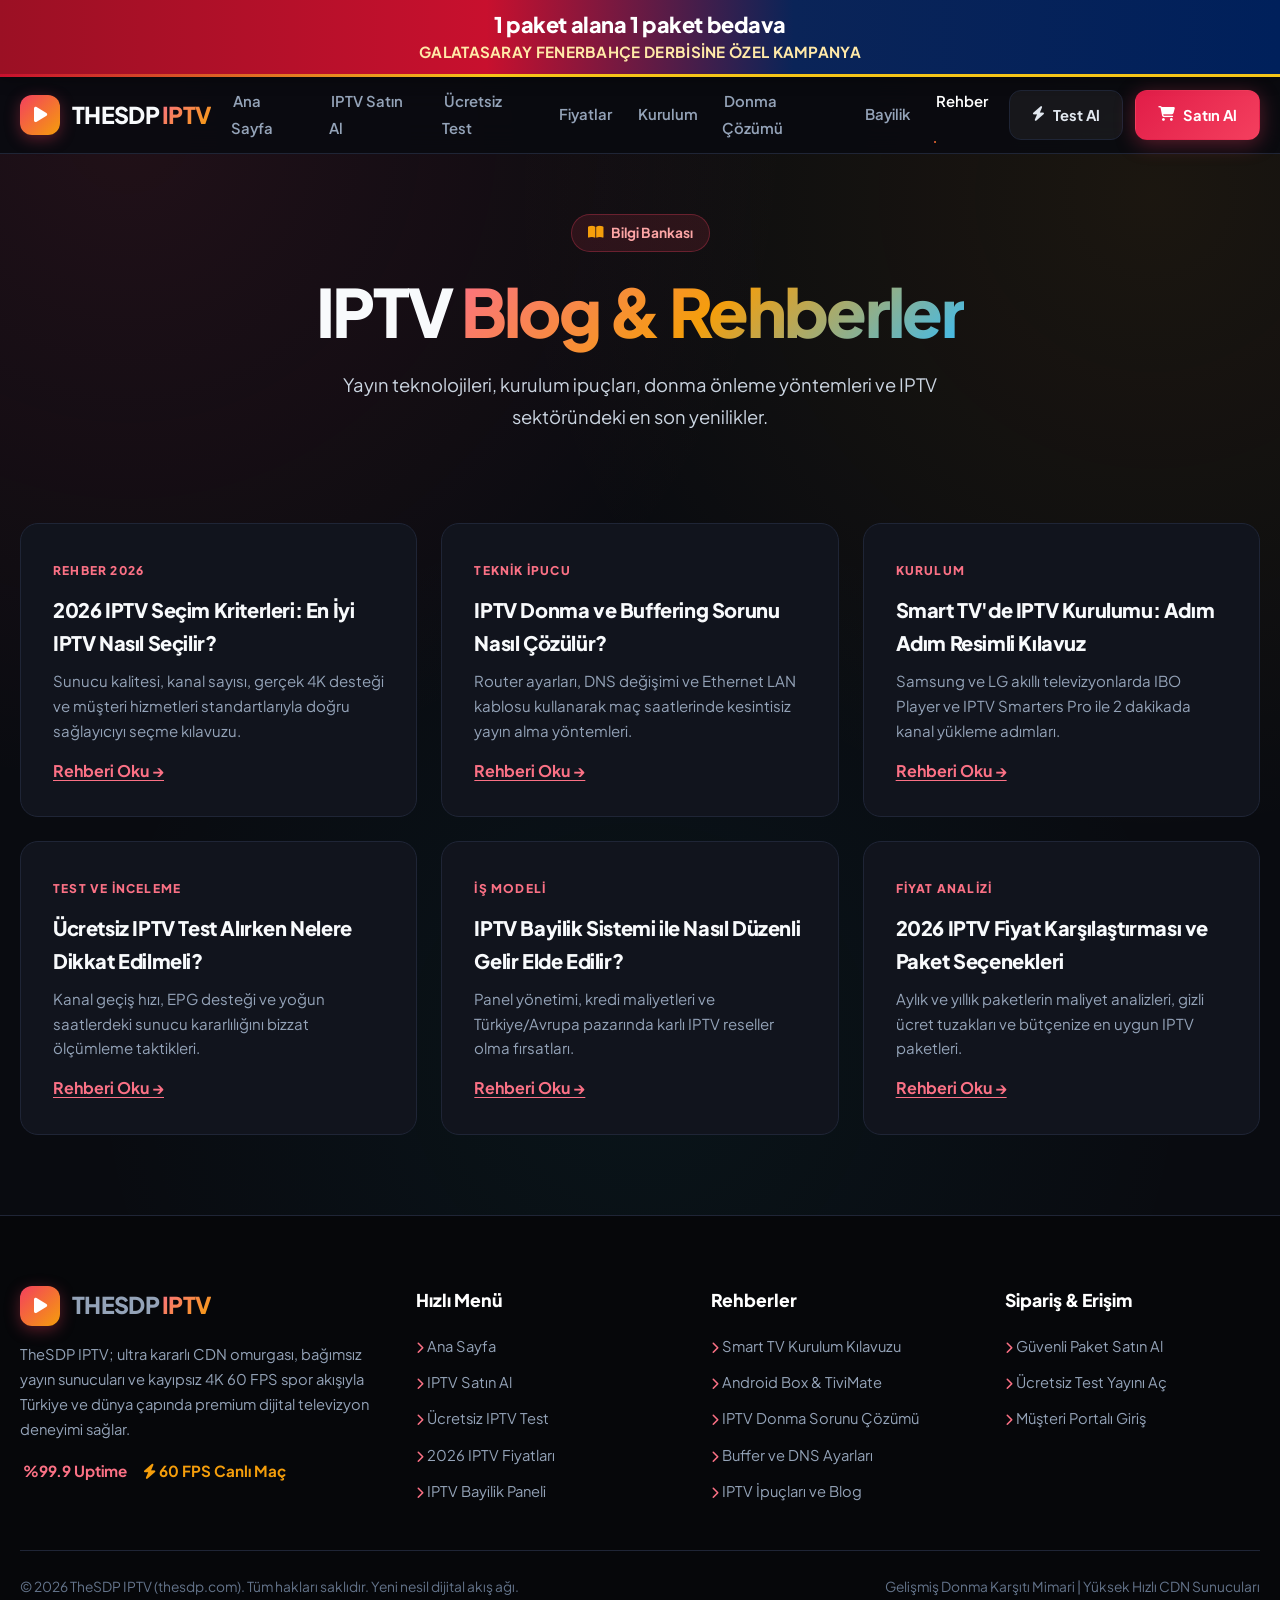
<file: blog.html>
<!DOCTYPE html>
<html lang="tr">
<head>
  <meta charset="UTF-8">
  <meta name="viewport" content="width=device-width, initial-scale=1.0">
  <title>IPTV Rehberi & Blog | 2026 İpuçları | TheSDP IPTV</title>
  <meta name="description" content="IPTV dünyasından en güncel rehberler, donma çözümleri, Smart TV kurulum ipuçları ve 2026 IPTV satın alma önerileri TheSDP IPTV Blog'da.">
  <meta name="keywords" content="iptv blog, thesdp blog, iptv rehberi, 2026 iptv, iptv maç izleme">
  <meta name="robots" content="index, follow, max-image-preview:large, max-snippet:-1">
  <link rel="canonical" href="https://thesdp.com/blog">
  <meta property="og:title" content="IPTV Rehberi & Blog | 2026 İpuçları | TheSDP IPTV">
  <meta property="og:description" content="IPTV dünyasından en güncel rehberler ve ipuçları.">
  <link rel="preconnect" href="https://fonts.googleapis.com">
  <link rel="preconnect" href="https://fonts.gstatic.com" crossorigin>
  <link href="https://fonts.googleapis.com/css2?family=Plus+Jakarta+Sans:wght@400;500;600;700;800;900&display=swap" rel="stylesheet">
  <link rel="stylesheet" href="https://cdnjs.cloudflare.com/ajax/libs/font-awesome/6.5.2/css/all.min.css">
  <link rel="stylesheet" href="/style.css?v=20261026">
<link rel="canonical" href="https://thesdp.com/blog.com/">
<link rel="icon" type="image/png" sizes="32x32" href="/favicon-32x32.png">
<link rel="icon" type="image/png" sizes="16x16" href="/favicon-16x16.png">
<link rel="apple-touch-icon" sizes="180x180" href="/apple-touch-icon.png">
<link rel="shortcut icon" href="/favicon.ico">
<!-- Google tag (gtag.js) -->
<script async src="https://www.googletagmanager.com/gtag/js?id=G-MCZ16BH4PV"></script>
<script>
  window.dataLayer = window.dataLayer || [];
  function gtag(){dataLayer.push(arguments);}
  gtag('js', new Date());

  gtag('config', 'G-MCZ16BH4PV');
</script>
</script>
</head>
<body>
  <a class="derby-kampanya" href="/iptv-satin-al">
    <p class="derby-kampanya-teklif">1 paket alana 1 paket bedava</p>
    <p class="derby-kampanya-ad">Galatasaray Fenerbahçe Derbisine Özel Kampanya</p>
  </a>
  <header class="site-header">
    <div class="container nav-wrap">
      <a href="/" class="logo" aria-label="TheSDP IPTV Ana Sayfa">
        <div class="logo-badge"><i class="fas fa-play"></i></div>
        <div>THESDP <span>IPTV</span></div>
      </a>
      <ul class="nav-links">
        <li><a href="/" class="">Ana Sayfa</a></li>
        <li><a href="/iptv-satin-al" class="">IPTV Satın Al</a></li>
        <li><a href="/iptv-test" class="">Ücretsiz Test</a></li>
        <li><a href="/iptv-fiyatlari" class="">Fiyatlar</a></li>
        <li><a href="/iptv-kurulumu" class="">Kurulum</a></li>
        <li><a href="/iptv-donma-cozumu" class="">Donma Çözümü</a></li>
        <li><a href="/iptv-bayilik" class="">Bayilik</a></li>
        <li><a href="/blog" class="active">Rehber</a></li>
      </ul>
      <div class="header-actions">
        <a href="/iptv-test" class="btn btn-secondary"><i class="fas fa-bolt"></i> Test Al</a>
        <a href="https://kaliteplayer12.com/iptv-satin-al" class="btn btn-primary"><i class="fas fa-shopping-cart"></i> Satın Al</a>
        <button class="mobile-toggle" id="mobileToggle" aria-label="Menüyü Aç"><i class="fas fa-bars"></i></button>
      </div>
    </div>
  </header>

  <div class="drawer-overlay" id="drawerOverlay"></div>
  <div class="mobile-drawer" id="mobileDrawer">
    <div class="drawer-header">
      <div class="logo">
        <div class="logo-badge"><i class="fas fa-play"></i></div>
        <div>THESDP <span>IPTV</span></div>
      </div>
      <button class="drawer-close" id="drawerClose" aria-label="Menüyü Kapat"><i class="fas fa-times"></i></button>
    </div>
    <ul class="drawer-links">
      <li><a href="/"><i class="fas fa-home"></i> Ana Sayfa</a></li>
      <li><a href="/iptv-satin-al"><i class="fas fa-tv"></i> IPTV Satın Al</a></li>
      <li><a href="/iptv-test"><i class="fas fa-bolt"></i> Ücretsiz Test Yayını</a></li>
      <li><a href="/iptv-fiyatlari"><i class="fas fa-tags"></i> 2026 Paket Fiyatları</a></li>
      <li><a href="/iptv-kurulumu"><i class="fas fa-tools"></i> Cihaz Kurulum Rehberi</a></li>
      <li><a href="/iptv-donma-cozumu"><i class="fas fa-shield-alt"></i> Donma ve Buffer Çözümü</a></li>
      <li><a href="/iptv-bayilik"><i class="fas fa-handshake"></i> Bayilik & Reseller Panel</a></li>
      <li><a href="/blog"><i class="fas fa-book-open"></i> Bilgi Bankası / Blog</a></li>
    </ul>
    <div style="margin-top:30px; display:flex; flex-direction:column; gap:10px;">
      <a href="/iptv-test" class="btn btn-secondary" style="width:100%"><i class="fas fa-bolt"></i> Ücretsiz Test Al</a>
      <a href="https://kaliteplayer12.com/iptv-satin-al" class="btn btn-primary" style="width:100%"><i class="fas fa-shopping-cart"></i> Hemen Satın Al</a>
    </div>
  </div>

  <section class="hero-section" style="padding:60px 0 40px;">
    <div class="container text-center" style="text-align:center;">
      <span class="hero-badge"><i class="fas fa-book-open"></i> Bilgi Bankası</span>
      <h1 class="hero-title">IPTV <span class="gradient-text">Blog & Rehberler</span></h1>
      <p class="hero-lead" style="margin:0 auto 30px;">
        Yayın teknolojileri, kurulum ipuçları, donma önleme yöntemleri ve IPTV sektöründeki en son yenilikler.
      </p>
    </div>
  </section>

  <section style="padding:20px 0 80px;">
    <div class="container">
      <div class="grid-3">
        <div class="feature-card">
          <span class="card-tag">Rehber 2026</span>
          <h3>2026 IPTV Seçim Kriterleri: En İyi IPTV Nasıl Seçilir?</h3>
          <p>Sunucu kalitesi, kanal sayısı, gerçek 4K desteği ve müşteri hizmetleri standartlarıyla doğru sağlayıcıyı seçme kılavuzu.</p>
          <a href="/iptv-satin-al" class="intext-link" style="display:inline-block; margin-top:14px;">Rehberi Oku →</a>
        </div>

        <div class="feature-card">
          <span class="card-tag">Teknik İpucu</span>
          <h3>IPTV Donma ve Buffering Sorunu Nasıl Çözülür?</h3>
          <p>Router ayarları, DNS değişimi ve Ethernet LAN kablosu kullanarak maç saatlerinde kesintisiz yayın alma yöntemleri.</p>
          <a href="/iptv-donma-cozumu" class="intext-link" style="display:inline-block; margin-top:14px;">Rehberi Oku →</a>
        </div>

        <div class="feature-card">
          <span class="card-tag">Kurulum</span>
          <h3>Smart TV'de IPTV Kurulumu: Adım Adım Resimli Kılavuz</h3>
          <p>Samsung ve LG akıllı televizyonlarda IBO Player ve IPTV Smarters Pro ile 2 dakikada kanal yükleme adımları.</p>
          <a href="/iptv-kurulumu" class="intext-link" style="display:inline-block; margin-top:14px;">Rehberi Oku →</a>
        </div>

        <div class="feature-card">
          <span class="card-tag">Test ve İnceleme</span>
          <h3>Ücretsiz IPTV Test Alırken Nelere Dikkat Edilmeli?</h3>
          <p>Kanal geçiş hızı, EPG desteği ve yoğun saatlerdeki sunucu kararlılığını bizzat ölçümleme taktikleri.</p>
          <a href="/iptv-test" class="intext-link" style="display:inline-block; margin-top:14px;">Rehberi Oku →</a>
        </div>

        <div class="feature-card">
          <span class="card-tag">İş Modeli</span>
          <h3>IPTV Bayilik Sistemi ile Nasıl Düzenli Gelir Elde Edilir?</h3>
          <p>Panel yönetimi, kredi maliyetleri ve Türkiye/Avrupa pazarında karlı IPTV reseller olma fırsatları.</p>
          <a href="/iptv-bayilik" class="intext-link" style="display:inline-block; margin-top:14px;">Rehberi Oku →</a>
        </div>

        <div class="feature-card">
          <span class="card-tag">Fiyat Analizi</span>
          <h3>2026 IPTV Fiyat Karşılaştırması ve Paket Seçenekleri</h3>
          <p>Aylık ve yıllık paketlerin maliyet analizleri, gizli ücret tuzakları ve bütçenize en uygun IPTV paketleri.</p>
          <a href="/iptv-fiyatlari" class="intext-link" style="display:inline-block; margin-top:14px;">Rehberi Oku →</a>
        </div>
      </div>
    </div>
  </section>

  <footer class="site-footer">
    <div class="container footer-grid">
      <div class="footer-col">
        <div class="logo" style="margin-bottom:16px;">
          <div class="logo-badge"><i class="fas fa-play"></i></div>
          <div>THESDP <span>IPTV</span></div>
        </div>
        <p style="font-size:0.92rem; color:var(--text-muted); line-height:1.7; margin-bottom:16px;">
          TheSDP IPTV; ultra kararlı CDN omurgası, bağımsız yayın sunucuları ve kayıpsız 4K 60 FPS spor akışıyla Türkiye ve dünya çapında premium dijital televizyon deneyimi sağlar.
        </p>
        <div style="display:flex; gap:16px; font-size:0.95rem; font-weight:700;">
          <span style="color:#fb7185"><i class="fas fa-shield-check"></i> %99.9 Uptime</span>
          <span style="color:#f59e0b"><i class="fas fa-bolt"></i> 60 FPS Canlı Maç</span>
        </div>
      </div>
      <div class="footer-col">
        <h4>Hızlı Menü</h4>
        <ul>
          <li><a href="/"><i class="fas fa-chevron-right" style="font-size:0.75rem; color:#fb7185"></i> Ana Sayfa</a></li>
          <li><a href="/iptv-satin-al"><i class="fas fa-chevron-right" style="font-size:0.75rem; color:#fb7185"></i> IPTV Satın Al</a></li>
          <li><a href="/iptv-test"><i class="fas fa-chevron-right" style="font-size:0.75rem; color:#fb7185"></i> Ücretsiz IPTV Test</a></li>
          <li><a href="/iptv-fiyatlari"><i class="fas fa-chevron-right" style="font-size:0.75rem; color:#fb7185"></i> 2026 IPTV Fiyatları</a></li>
          <li><a href="/iptv-bayilik"><i class="fas fa-chevron-right" style="font-size:0.75rem; color:#fb7185"></i> IPTV Bayilik Paneli</a></li>
        </ul>
      </div>
      <div class="footer-col">
        <h4>Rehberler</h4>
        <ul>
          <li><a href="/iptv-kurulumu"><i class="fas fa-chevron-right" style="font-size:0.75rem; color:#fb7185"></i> Smart TV Kurulum Kılavuzu</a></li>
          <li><a href="/iptv-kurulumu#android"><i class="fas fa-chevron-right" style="font-size:0.75rem; color:#fb7185"></i> Android Box & TiviMate</a></li>
          <li><a href="/iptv-donma-cozumu"><i class="fas fa-chevron-right" style="font-size:0.75rem; color:#fb7185"></i> IPTV Donma Sorunu Çözümü</a></li>
          <li><a href="/iptv-donma-cozumu#buffer"><i class="fas fa-chevron-right" style="font-size:0.75rem; color:#fb7185"></i> Buffer ve DNS Ayarları</a></li>
          <li><a href="/blog"><i class="fas fa-chevron-right" style="font-size:0.75rem; color:#fb7185"></i> IPTV İpuçları ve Blog</a></li>
        </ul>
      </div>
      <div class="footer-col">
        <h4>Sipariş & Erişim</h4>
        <ul>
          <li><a href="https://kaliteplayer12.com/iptv-satin-al"><i class="fas fa-chevron-right" style="font-size:0.75rem; color:#fb7185"></i> Güvenli Paket Satın Al</a></li>
          <li><a href="https://kaliteplayer12.com/iptv-test"><i class="fas fa-chevron-right" style="font-size:0.75rem; color:#fb7185"></i> Ücretsiz Test Yayını Aç</a></li>
          <li><a href="https://kaliteplayer12.com/"><i class="fas fa-chevron-right" style="font-size:0.75rem; color:#fb7185"></i> Müşteri Portalı Giriş</a></li>
        </ul>
      </div>
    </div>
    <div class="container footer-bottom">
      <div>© 2026 TheSDP IPTV (thesdp.com). Tüm hakları saklıdır. Yeni nesil dijital akış ağı.</div>
      <div>Gelişmiş Donma Karşıtı Mimari | Yüksek Hızlı CDN Sunucuları</div>
    </div>
  </footer>
  <script src="/main.js"></script>
</body>
</html>
</file>
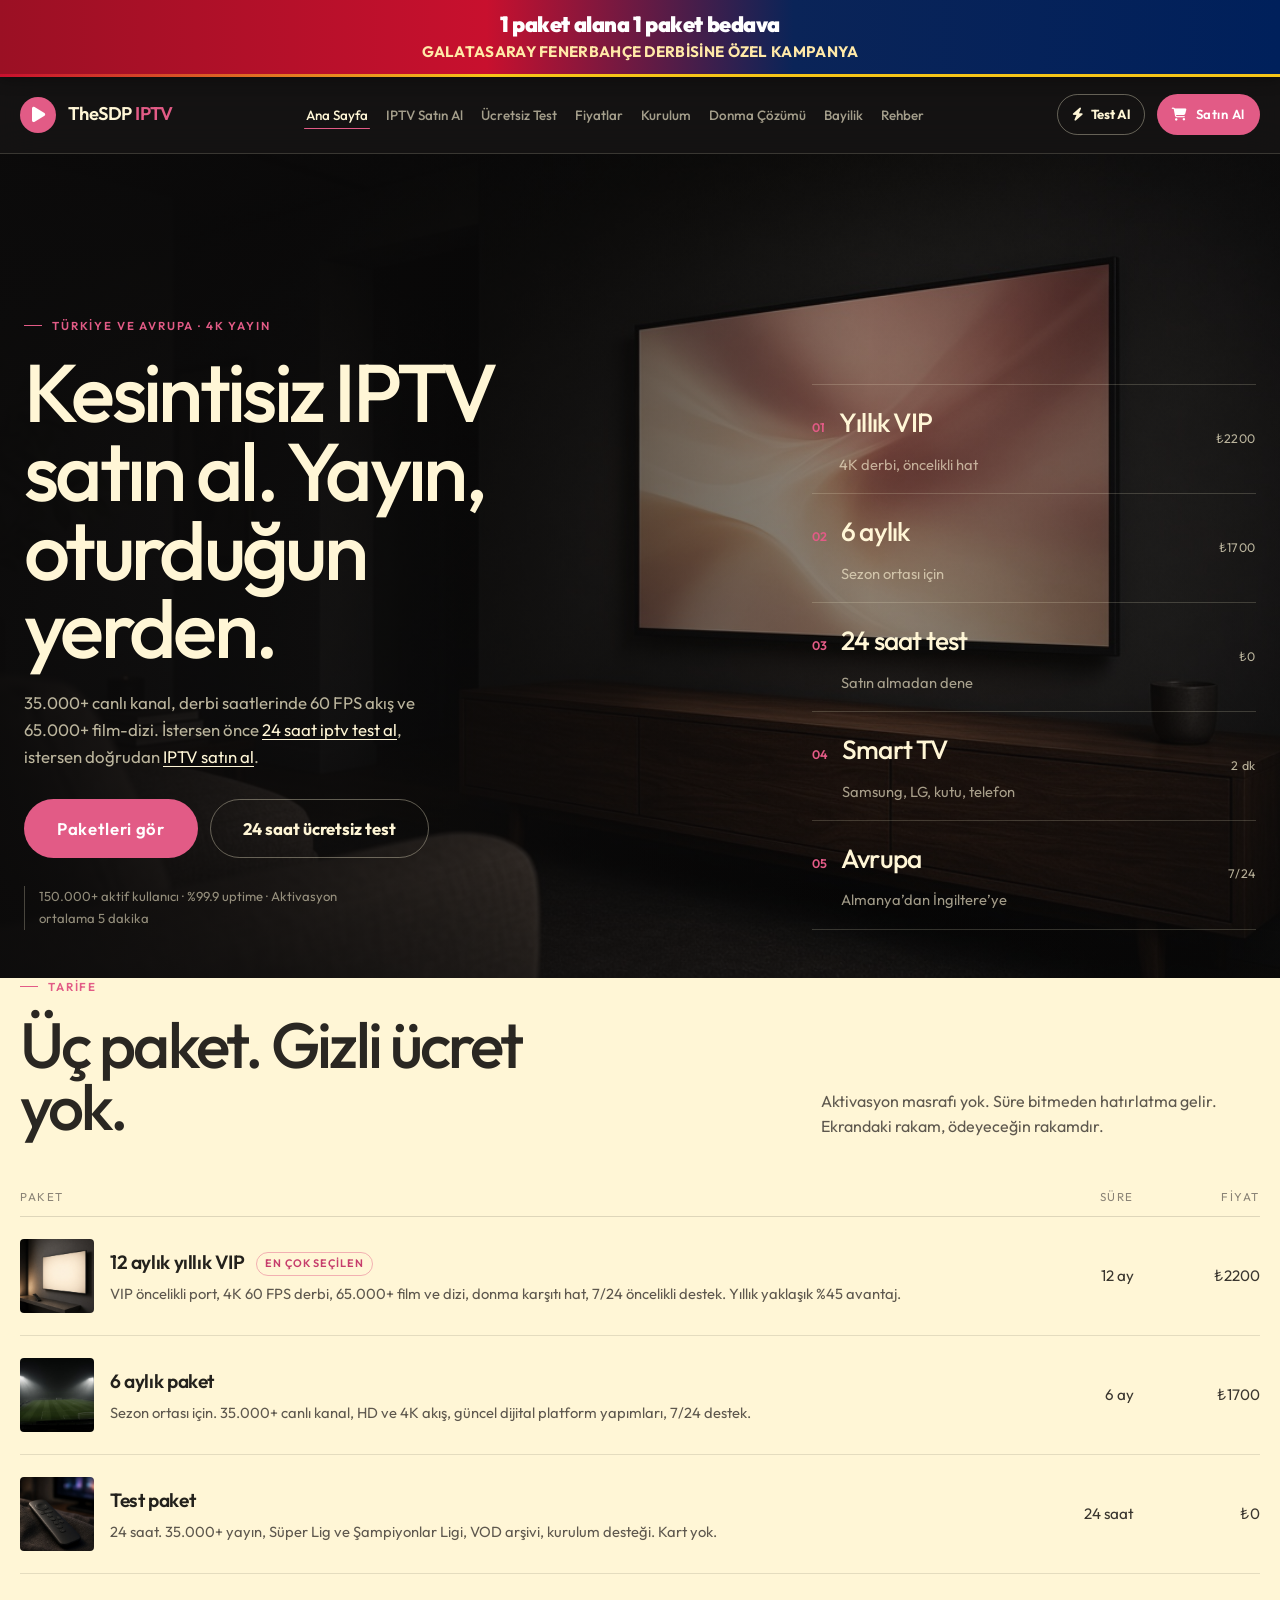
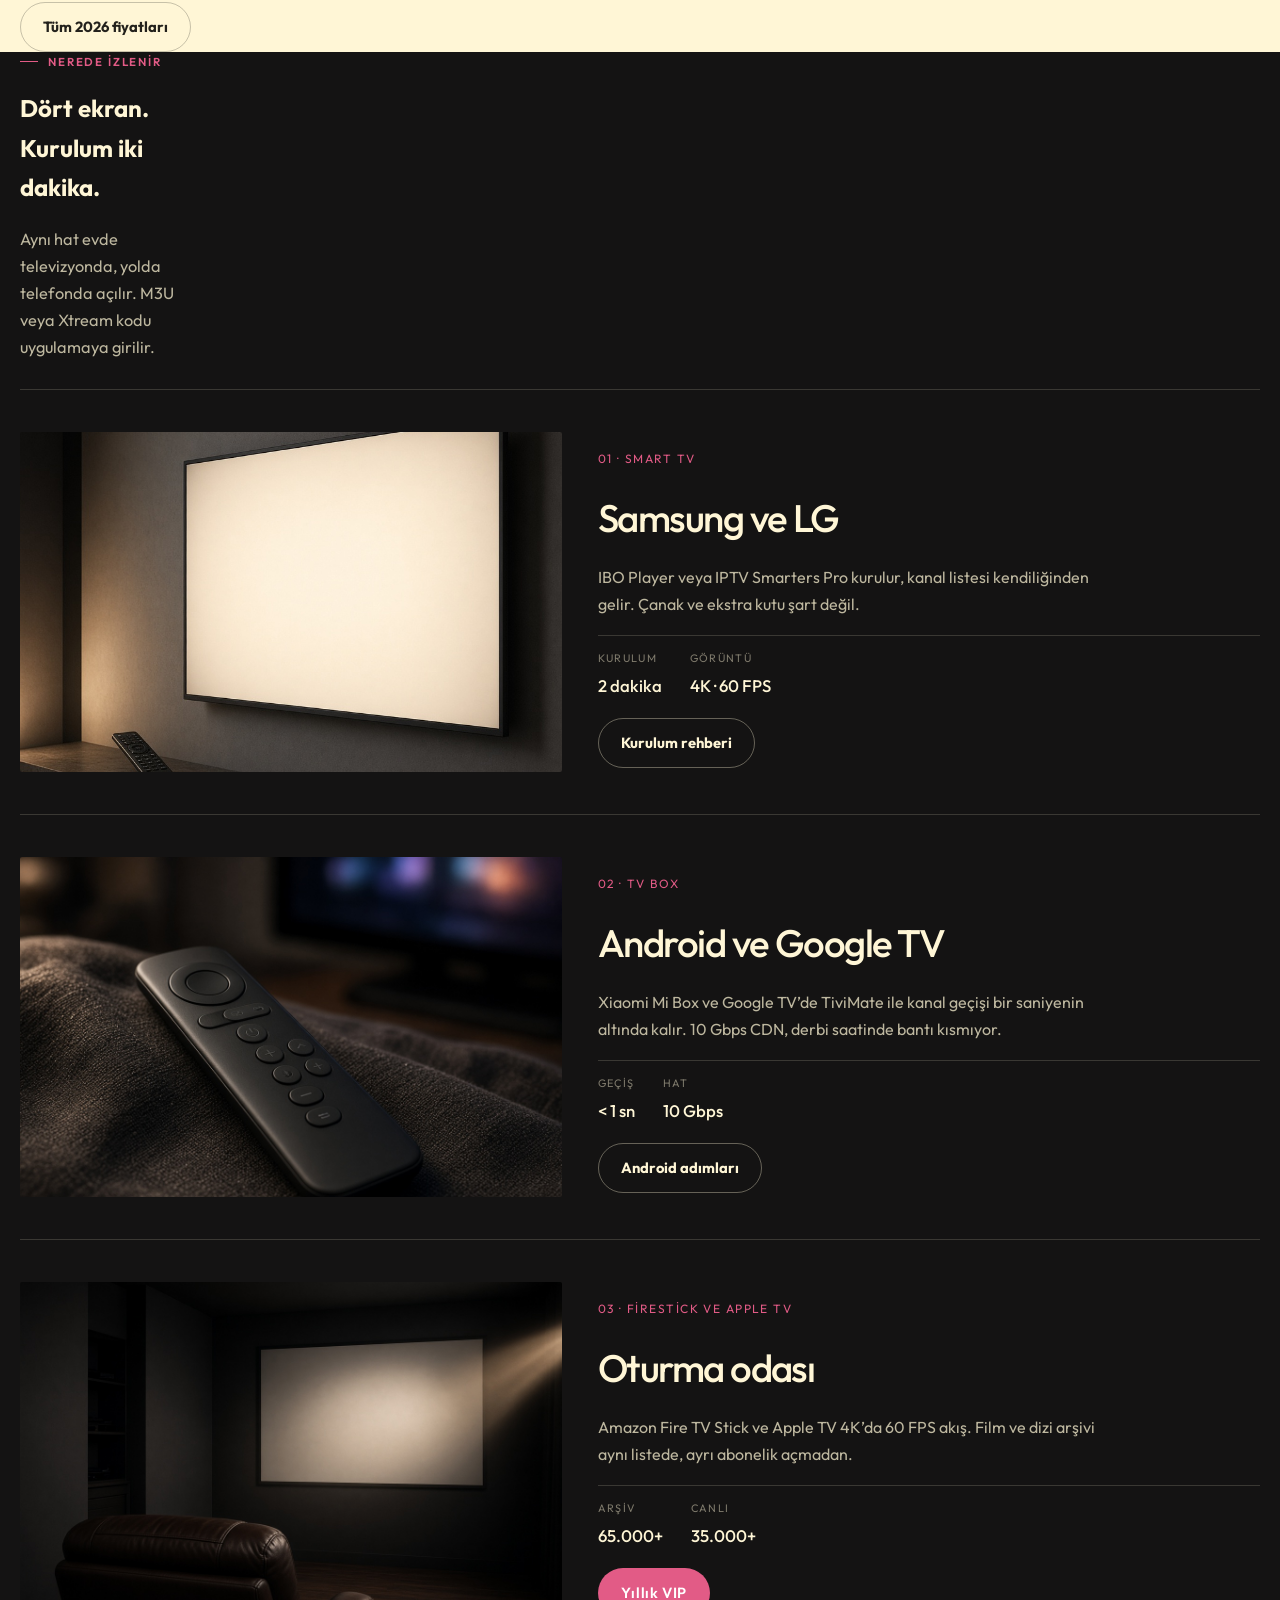
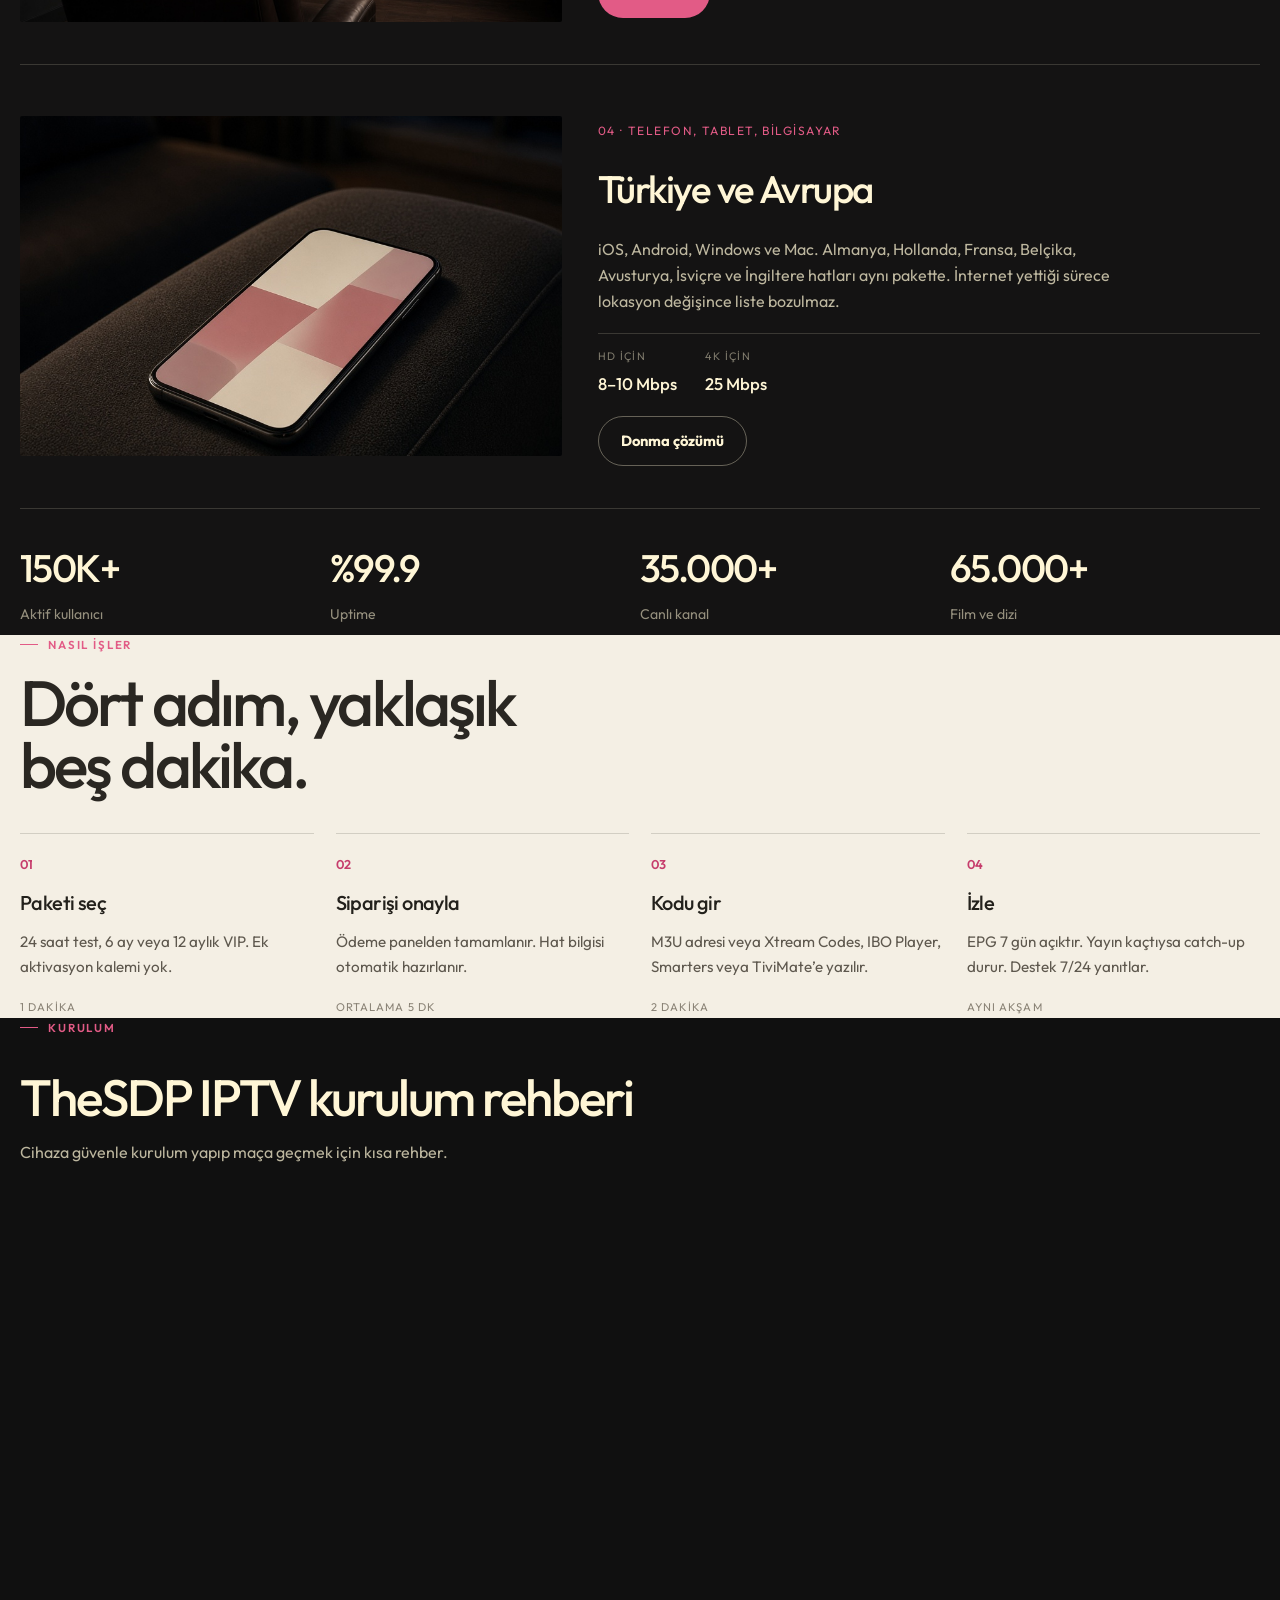
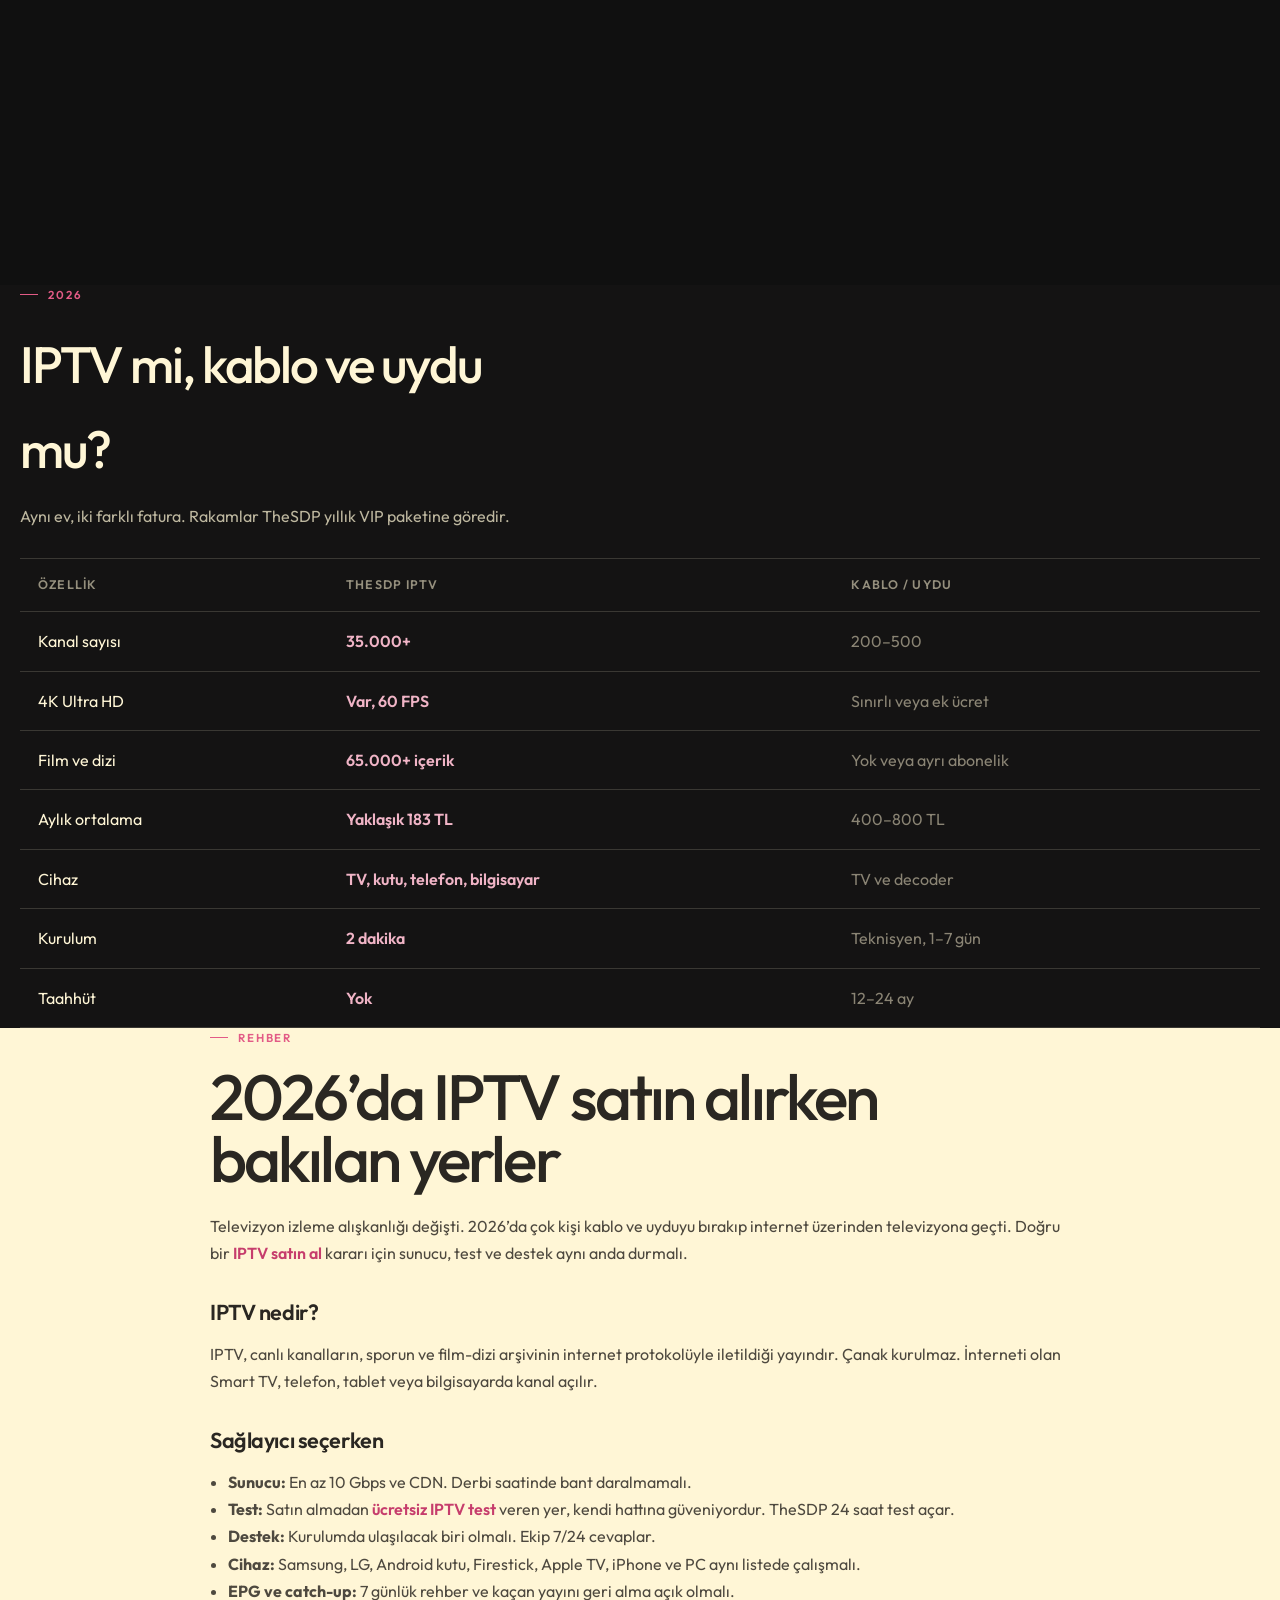
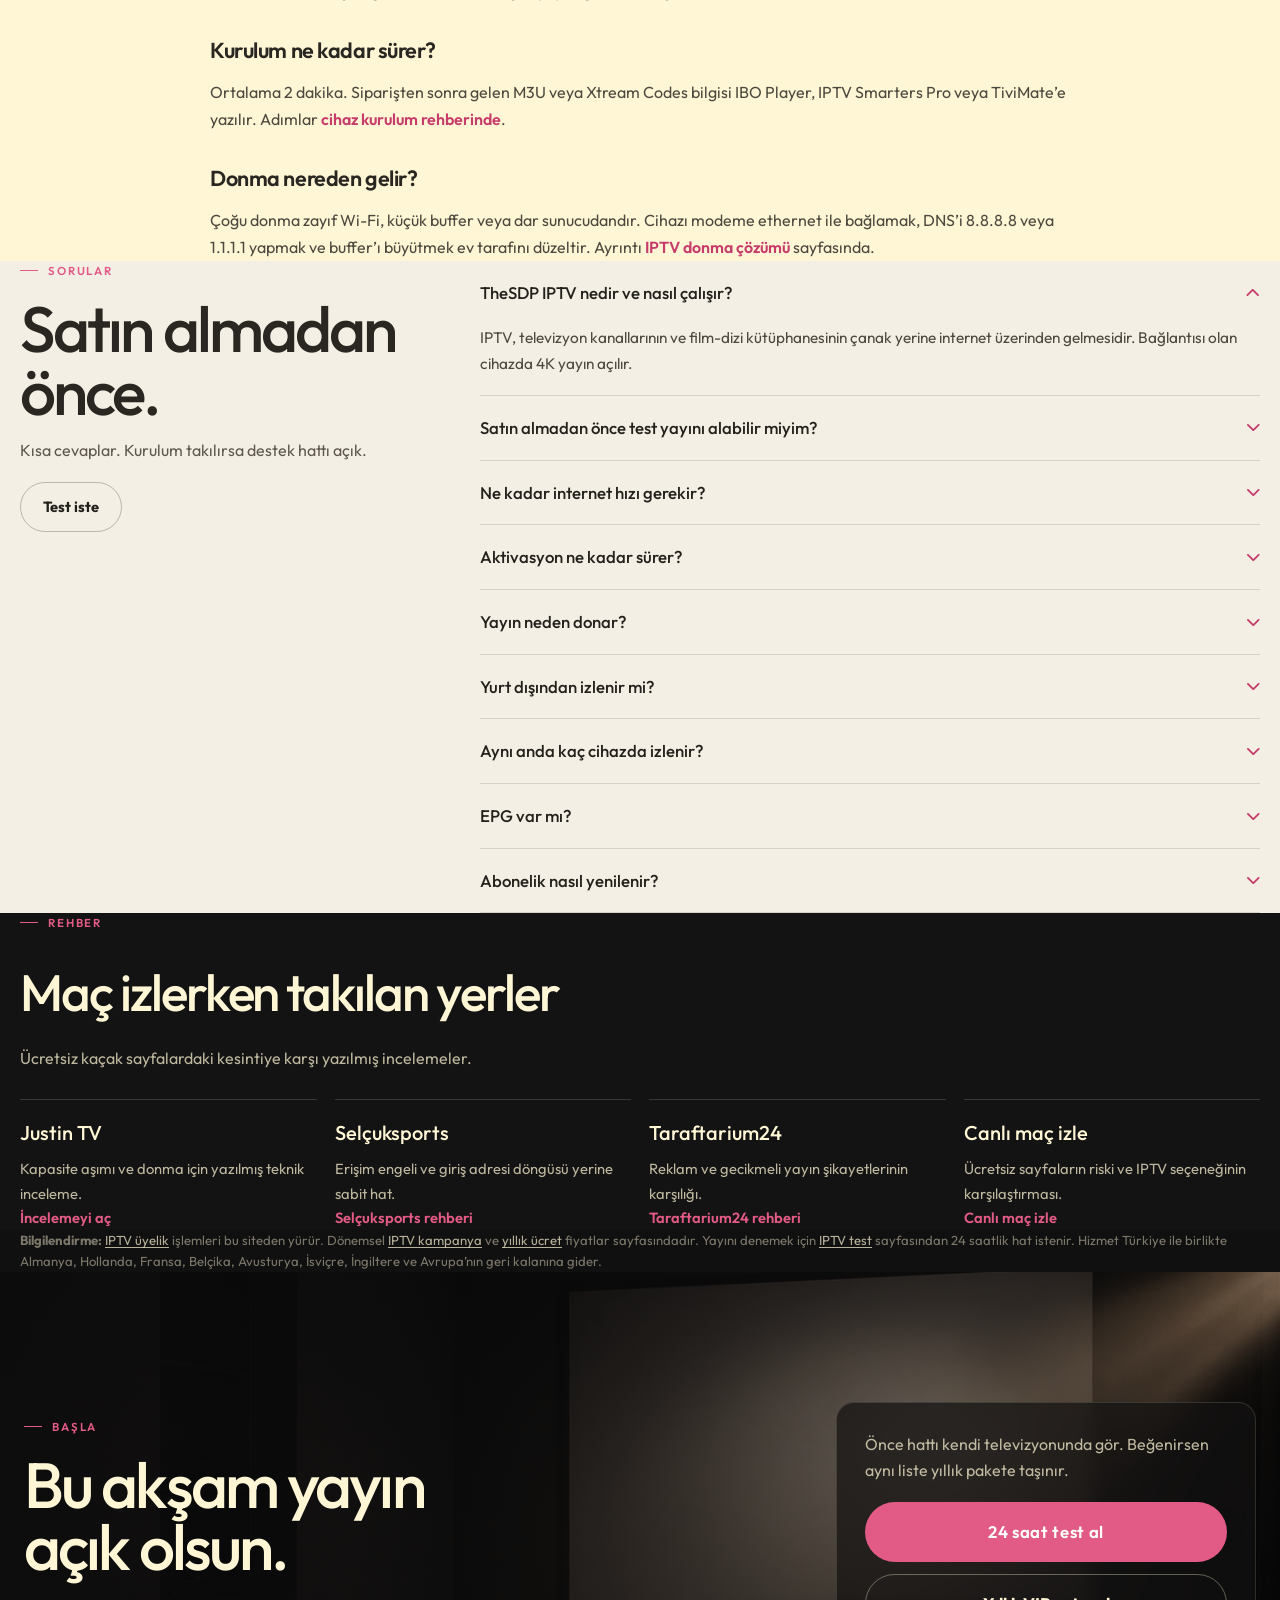
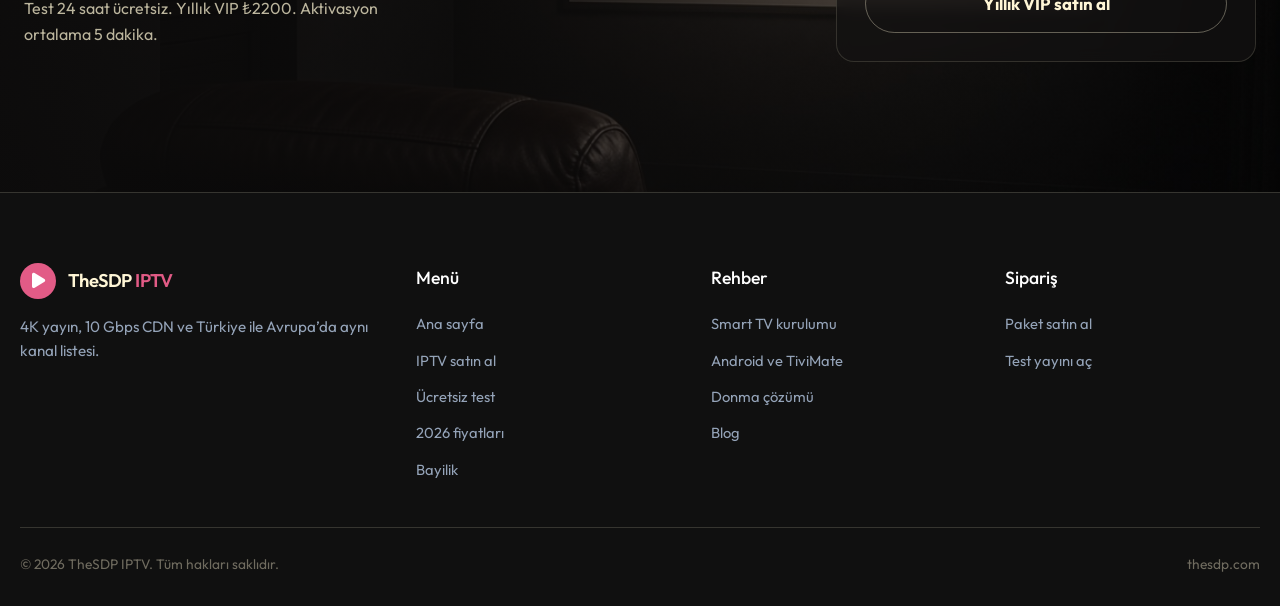
<file: index.live.html>
<!DOCTYPE html>
<html lang="tr"><head>
<meta charset="utf-8" />

<meta name="viewport" content="width=device-width, initial-scale=1.0" />
<title>IPTV Satın Al | TheSDP IPTV 4K Kesintisiz Yayın &amp; Ücretsiz Test 2026</title>
<meta name="description" content="TheSDP IPTV ile 4K donmasız canlı yayınlar! 35.000+ kanal, Süper Lig derbileri ve dev film arşivi. Hemen IPTV satın al veya ücretsiz test yayını ile kalitemizi dene." />
<meta name="keywords" content="iptv, ip tv, iptv satın al, avrupa iptv paketleri, iptv almanya, 24 saat iptv test, donmasız iptv, 4k iptv, en ucuz iptv fiyatları 2026, m3u kanal listesi, ibo player aktivasyon, iptv test, iptv test yayını, iptv test al, iptv üyelik, iptv kampanya, iptv yıllık ücret, iptv fiyat" />
<meta name="robots" content="index, follow, max-image-preview:large, max-snippet:-1" />
<meta name="author" content="TheSDP IPTV" />
<meta property="og:type" content="website" />
<meta property="og:locale" content="tr_TR" />
<meta property="og:title" content="IPTV Satın Al | TheSDP IPTV 4K Kesintisiz Yayın &amp; Ücretsiz Test 2026" />
<meta property="og:description" content="TheSDP IPTV ile 4K donmasız canlı yayınlar! 35.000+ kanal, Süper Lig derbileri ve dev film arşivi." />
<meta property="og:site_name" content="TheSDP IPTV" />
<link rel="preconnect" href="https://fonts.googleapis.com" />
<link rel="preconnect" href="https://fonts.gstatic.com" crossorigin="" />
<link href="https://fonts.googleapis.com/css2?family=Outfit:wght@400;500;600&amp;family=Plus+Jakarta+Sans:wght@400;500;600;700;800;900&amp;display=swap" rel="stylesheet" />
<link rel="stylesheet" href="https://cdnjs.cloudflare.com/ajax/libs/font-awesome/6.5.2/css/all.min.css" />
<link rel="stylesheet" href="/style.css?v=20261026" />
<link rel="stylesheet" href="/studio.css" />
<link rel="canonical" href="https://thesdp.com/" />
<link rel="icon" type="image/png" sizes="32x32" href="/favicon-32x32.png" />
<link rel="icon" type="image/png" sizes="16x16" href="/favicon-16x16.png" />
<link rel="apple-touch-icon" sizes="180x180" href="/apple-touch-icon.png" />
<link rel="shortcut icon" href="/favicon.ico" />
<script async="" src="https://www.googletagmanager.com/gtag/js?id=G-MCZ16BH4PV"></script>
<script>
window.dataLayer = window.dataLayer || [];
function gtag(){dataLayer.push(arguments);}
gtag('js', new Date());
gtag('config', 'G-MCZ16BH4PV');
</script>
<script type="application/ld+json">
[
{
"@context": "https://schema.org",
"@type": "WebSite",
"name": "TheSDP IPTV",
"url": "https://thesdp.com/",
"potentialAction": {
"@type": "SearchAction",
"target": "https://thesdp.com/?q={search_term_string}",
"query-input": "required name=search_term_string"
}
},
{
"@context": "https://schema.org",
"@type": "Organization",
"name": "TheSDP IPTV",
"url": "https://thesdp.com/",
"logo": "https://thesdp.com/logo.png",
"contactPoint": {
"@type": "ContactPoint",
"contactType": "customer service",
"availableLanguage": ["Turkish", "English", "German"]
}
},
{
"@context": "https://schema.org",
"@type": "Service",
"name": "TheSDP Premium IPTV Yayını",
"description": "Donma yapmayan 4K 60 FPS canlı derbi yayınları, 35.000+ dünya kanalı ve dev VOD sinema koleksiyonu.",
"provider": {
"@type": "Organization",
"name": "TheSDP IPTV",
"url": "https://thesdp.com/"
},
"offers": {
"@type": "AggregateOffer",
"priceCurrency": "TRY",
"lowPrice": "1150",
"highPrice": "2200",
"offerCount": "3"
}
},
{
"@context": "https://schema.org",
"@type": "FAQPage",
"mainEntity": [
{
"@type": "Question",
"name": "TheSDP IPTV hizmetini satın almadan önce test edebilir miyim?",
"acceptedAnswer": {
"@type": "Answer",
"text": "Evet. Hizmet kalitemizi, kanal geçiş hızımızı ve canlı maç performansımızı kendi televizyonunuzda bizzat görebilmeniz için tamamen ücretsiz IPTV test yayını imkanı sunuyoruz."
}
},
{
"@type": "Question",
"name": "Derbilerde veya Şampiyonlar Ligi maçlarında yayın donar mı?",
"acceptedAnswer": {
"@type": "Answer",
"text": "Hayır. TheSDP IPTV, bağımsız 10 Gbps CDN omurgası ve otomatik yük dengeleyici (load balancer) sunucuları ile çalışır. Yoğun maç saatlerinde bile bant genişliği kısıtlanmaz ve donma yaşanmaz."
}
},
{
"@type": "Question",
"name": "Hangi cihazlarda izleyebilirim?",
"acceptedAnswer": {
"@type": "Answer",
"text": "Samsung, LG ve Philips Smart TV modelleri, Xiaomi Android Box, Amazon Firestick, Apple TV, iPhone, iPad, Android telefonlar ve bilgisayarlarda tam uyumludur."
}
},
{
"@type": "Question",
"name": "Satın aldıktan sonra aktivasyon ne kadar sürer?",
"acceptedAnswer": {
"@type": "Answer",
"text": "Sipariş onayınızın ardından ortalama 5 dakika içinde M3U ve Xtream Codes kullanıcı bilgileriniz oluşturulup tarafınıza teslim edilir."
}
},
{
"@type": "Question",
"name": "Yurt dışından IPTV izleyebilir miyim?",
"acceptedAnswer": {
"@type": "Answer",
"text": "Evet. TheSDP IPTV sunucuları Avrupa ve Türkiye lokasyonlarında konumlandırılmıştır. Almanya, Hollanda, Fransa, İngiltere ve diğer ülkelerden sorunsuz erişim sağlayabilirsiniz."
}
},
{
"@type": "Question",
"name": "Aynı anda kaç cihazda izleyebilirim?",
"acceptedAnswer": {
"@type": "Answer",
"text": "Standart abonelikler tek cihaz eşzamanlı izleme içindir. Ek bağlantı opsiyonu ile aynı anda 2 veya daha fazla cihazda izleme paketlerimizi tercih edebilirsiniz."
}
},
{
"@type": "Question",
"name": "EPG (Elektronik Program Rehberi) desteği var mı?",
"acceptedAnswer": {
"@type": "Answer",
"text": "Evet. Tüm kanallarda 7 günlük EPG desteği mevcuttur. Hangi programın ne zaman başladığını görebilir, geçmiş yayınları catch-up özelliği ile izleyebilirsiniz."
}
},
{
"@type": "Question",
"name": "IPTV aboneliğimi nasıl yenileyebilirim?",
"acceptedAnswer": {
"@type": "Answer",
"text": "Aboneliğiniz sona ermeden 3 gün önce hatırlatma mesajı gönderilir. Yenileme işlemini müşteri panelinizden veya WhatsApp destek hattımızdan tek tıkla gerçekleştirebilirsiniz."
}
}
]
},
{
"@context": "https://schema.org",
"@type": "VideoObject",
"name": "Korsan Yayın Tehlikeleri ve Profesyonel IPTV Kurulum Rehberi",
"description": "Selçuksports ve Taraftarium24 gibi bedava canlı maç izle sitelerindeki hapis ve virüs tehlikelerini açıklıyoruz. Kesintisiz IPTV satın almanın avantajları.",
"thumbnailUrl": [
"https://i.ytimg.com/vi/PJpavpyhnbE/maxresdefault.jpg"
],
"uploadDate": "2026-09-18T08:00:00+03:00",
"duration": "PT5M33S",
"contentUrl": "https://youtu.be/PJpavpyhnbE",
"embedUrl": "https://www.youtube.com/embed/PJpavpyhnbE"
}
]
</script>
</head>
<body class="studio">
<a class="derby-kampanya" href="/iptv-satin-al">
<p class="derby-kampanya-teklif">1 paket alana 1 paket bedava</p>
<p class="derby-kampanya-ad">Galatasaray Fenerbahçe Derbisine Özel Kampanya</p>
</a>
<header class="site-header">
<div class="container nav-wrap">
<a href="/" class="logo" aria-label="TheSDP IPTV Ana Sayfa">
<div class="logo-badge"><i class="fas fa-play"></i></div>
<div>TheSDP <span>IPTV</span></div>
</a>
<ul class="nav-links">
<li><a href="/" class="active">Ana Sayfa</a></li>
<li><a href="/iptv-satin-al" class="">IPTV Satın Al</a></li>
<li><a href="/iptv-test" class="">Ücretsiz Test</a></li>
<li><a href="/iptv-fiyatlari" class="">Fiyatlar</a></li>
<li><a href="/iptv-kurulumu" class="">Kurulum</a></li>
<li><a href="/iptv-donma-cozumu" class="">Donma Çözümü</a></li>
<li><a href="/iptv-bayilik" class="">Bayilik</a></li>
<li><a href="/blog" class="">Rehber</a></li>
</ul>
<div class="header-actions">
<a href="/iptv-test" class="btn btn-secondary"><i class="fas fa-bolt"></i> Test Al</a>
<a href="#paketler" class="btn btn-primary"><i class="fas fa-shopping-cart"></i> Satın Al</a>
<button class="mobile-toggle" id="mobileToggle" aria-label="Menüyü Aç"><i class="fas fa-bars"></i></button>
</div>
</div>
</header>
<div class="drawer-overlay" id="drawerOverlay"></div>
<div class="mobile-drawer" id="mobileDrawer">
<div class="drawer-header">
<div class="logo">
<div class="logo-badge"><i class="fas fa-play"></i></div>
<div>TheSDP <span>IPTV</span></div>
</div>
<button class="drawer-close" id="drawerClose" aria-label="Menüyü Kapat"><i class="fas fa-times"></i></button>
</div>
<ul class="drawer-links">
<li><a href="/"><i class="fas fa-home"></i> Ana Sayfa</a></li>
<li><a href="/iptv-satin-al"><i class="fas fa-tv"></i> IPTV Satın Al</a></li>
<li><a href="/iptv-test"><i class="fas fa-bolt"></i> Ücretsiz Test Yayını</a></li>
<li><a href="/iptv-fiyatlari"><i class="fas fa-tags"></i> 2026 Paket Fiyatları</a></li>
<li><a href="/iptv-kurulumu"><i class="fas fa-tools"></i> Cihaz Kurulum Rehberi</a></li>
<li><a href="/iptv-donma-cozumu"><i class="fas fa-shield-alt"></i> Donma ve Buffer Çözümü</a></li>
<li><a href="/iptv-bayilik"><i class="fas fa-handshake"></i> Bayilik &amp; Reseller Panel</a></li>
<li><a href="/blog"><i class="fas fa-book-open"></i> Bilgi Bankası / Blog</a></li>
</ul>
<div style="margin-top:30px; display:flex; flex-direction:column; gap:10px;">
<a href="/iptv-test" class="btn btn-secondary" style="width:100%"><i class="fas fa-bolt"></i> Ücretsiz Test Al</a>
<a href="#paketler" class="btn btn-primary" style="width:100%"><i class="fas fa-shopping-cart"></i> Hemen Satın Al</a>
</div>
</div>
<section class="st-hero">
<img class="st-hero-photo" src="/img/thesdp-hero.png" alt="Karanlık oturma odasında yayını açık televizyon" />
<div class="st-hero-shade"></div>
<div class="st-hero-grid">
<div>
<p class="st-kicker">Türkiye ve Avrupa · 4K yayın</p>
<h1>Kesintisiz IPTV satın al. Yayın, oturduğun yerden.</h1>
<p class="st-lead">35.000+ canlı kanal, derbi saatlerinde 60 FPS akış ve 65.000+ film-dizi. İstersen önce <a href="/iptv-test">24 saat iptv test al</a>, istersen doğrudan <a href="#paketler">IPTV satın al</a>.</p>
<div class="st-actions">
<a href="#paketler" class="btn btn-primary btn-lg">Paketleri gör</a>
<a href="/iptv-test" class="btn btn-secondary btn-lg">24 saat ücretsiz test</a>
</div>
<p class="st-fine">150.000+ aktif kullanıcı · %99.9 uptime · Aktivasyon ortalama 5 dakika</p>
</div>
<ol class="st-rail">
<li><a href="#paketler"><span class="n">01</span><strong>Yıllık VIP</strong><em>4K derbi, öncelikli hat</em><small>₺2200</small></a></li>
<li><a href="#paketler"><span class="n">02</span><strong>6 aylık</strong><em>Sezon ortası için</em><small>₺1700</small></a></li>
<li><a href="/iptv-test"><span class="n">03</span><strong>24 saat test</strong><em>Satın almadan dene</em><small>₺0</small></a></li>
<li><a href="#ozellikler"><span class="n">04</span><strong>Smart TV</strong><em>Samsung, LG, kutu, telefon</em><small>2 dk</small></a></li>
<li><a href="#ozellikler"><span class="n">05</span><strong>Avrupa</strong><em>Almanya’dan İngiltere’ye</em><small>7/24</small></a></li>
</ol>
</div>
</section>

<section class="st-menu" id="paketler">
<div class="container">
<div class="st-menu-head">
<div>
<p class="st-kicker">Tarife</p>
<h2>Üç paket. Gizli ücret yok.</h2>
</div>
<p>Aktivasyon masrafı yok. Süre bitmeden hatırlatma gelir. Ekrandaki rakam, ödeyeceğin rakamdır.</p>
</div>
<div class="st-cols"><span>Paket</span><span>Süre</span><span>Fiyat</span></div>
<a class="st-row" href="/iptv-satin-al">
<div class="st-row-main">
<img src="/img/thesdp-tv.png" alt="Duvardaki televizyonda yumuşak ekran ışığı" />
<div>
<h3>12 aylık yıllık VIP <span class="st-pill">En çok seçilen</span></h3>
<p>VIP öncelikli port, 4K 60 FPS derbi, 65.000+ film ve dizi, donma karşıtı hat, 7/24 öncelikli destek. Yıllık yaklaşık %45 avantaj.</p>
</div>
</div>
<span class="dur">12 ay</span>
<span class="price">₺2200</span>
</a>
<a class="st-row" href="/iptv-satin-al">
<div class="st-row-main">
<img src="/img/thesdp-sport.png" alt="Gece boş bir futbol sahası ve projektörler" />
<div>
<h3>6 aylık paket</h3>
<p>Sezon ortası için. 35.000+ canlı kanal, HD ve 4K akış, güncel dijital platform yapımları, 7/24 destek.</p>
</div>
</div>
<span class="dur">6 ay</span>
<span class="price">₺1700</span>
</a>
<a class="st-row" href="/iptv-test">
<div class="st-row-main">
<img src="/img/thesdp-remote.png" alt="Koyu kumaşın üzerinde sade bir kumanda" />
<div>
<h3>Test paket</h3>
<p>24 saat. 35.000+ yayın, Süper Lig ve Şampiyonlar Ligi, VOD arşivi, kurulum desteği. Kart yok.</p>
</div>
</div>
<span class="dur">24 saat</span>
<span class="price">₺0</span>
</a>
<div class="st-menu-more">
<a href="/iptv-fiyatlari" class="btn btn-secondary">Tüm 2026 fiyatları</a>
</div>
</div>
</section>

<section class="st-places" id="ozellikler">
<div class="container">
<div class="st-places-intro">
<p class="st-kicker">Nerede izlenir</p>
<h2>Dört ekran. Kurulum iki dakika.</h2>
<p class="dek">Aynı hat evde televizyonda, yolda telefonda açılır. M3U veya Xtream kodu uygulamaya girilir.</p>
</div>
<article class="st-place">
<img src="/img/thesdp-tv.png" alt="Minimal karanlık odada duvar televizyonu" />
<div>
<p class="tag">01 · Smart TV</p>
<h3>Samsung ve LG</h3>
<p>IBO Player veya IPTV Smarters Pro kurulur, kanal listesi kendiliğinden gelir. Çanak ve ekstra kutu şart değil.</p>
<div class="st-meta">
<div><span>Kurulum</span><strong>2 dakika</strong></div>
<div><span>Görüntü</span><strong>4K · 60 FPS</strong></div>
</div>
<a href="/iptv-kurulumu" class="btn btn-secondary">Kurulum rehberi</a>
</div>
</article>
<article class="st-place">
<img src="/img/thesdp-remote.png" alt="Televizyon ışığında bir kumanda" />
<div>
<p class="tag">02 · TV box</p>
<h3>Android ve Google TV</h3>
<p>Xiaomi Mi Box ve Google TV’de TiviMate ile kanal geçişi bir saniyenin altında kalır. 10 Gbps CDN, derbi saatinde bantı kısmıyor.</p>
<div class="st-meta">
<div><span>Geçiş</span><strong>&lt; 1 sn</strong></div>
<div><span>Hat</span><strong>10 Gbps</strong></div>
</div>
<a href="/iptv-kurulumu" class="btn btn-secondary">Android adımları</a>
</div>
</article>
<article class="st-place">
<img src="/img/thesdp-cinema.png" alt="Karanlık ev sinemasında boş perde ışığı" />
<div>
<p class="tag">03 · Firestick ve Apple TV</p>
<h3>Oturma odası</h3>
<p>Amazon Fire TV Stick ve Apple TV 4K’da 60 FPS akış. Film ve dizi arşivi aynı listede, ayrı abonelik açmadan.</p>
<div class="st-meta">
<div><span>Arşiv</span><strong>65.000+</strong></div>
<div><span>Canlı</span><strong>35.000+</strong></div>
</div>
<a href="/iptv-satin-al" class="btn btn-primary">Yıllık VIP</a>
</div>
</article>
<article class="st-place">
<img src="/img/thesdp-phone.png" alt="Koltuk kenarında soyut ekranlı telefon" />
<div>
<p class="tag">04 · Telefon, tablet, bilgisayar</p>
<h3>Türkiye ve Avrupa</h3>
<p>iOS, Android, Windows ve Mac. Almanya, Hollanda, Fransa, Belçika, Avusturya, İsviçre ve İngiltere hatları aynı pakette. İnternet yettiği sürece lokasyon değişince liste bozulmaz.</p>
<div class="st-meta">
<div><span>HD için</span><strong>8–10 Mbps</strong></div>
<div><span>4K için</span><strong>25 Mbps</strong></div>
</div>
<a href="/iptv-donma-cozumu" class="btn btn-secondary">Donma çözümü</a>
</div>
</article>
<div class="st-stats">
<div><strong>150K+</strong><span>Aktif kullanıcı</span></div>
<div><strong>%99.9</strong><span>Uptime</span></div>
<div><strong>35.000+</strong><span>Canlı kanal</span></div>
<div><strong>65.000+</strong><span>Film ve dizi</span></div>
</div>
</div>
</section>

<section class="st-steps" id="nasil">
<div class="container">
<p class="st-kicker">Nasıl işler</p>
<h2>Dört adım, yaklaşık beş dakika.</h2>
<div class="st-step-grid">
<article class="st-step">
<span class="n">01</span>
<h3>Paketi seç</h3>
<p>24 saat test, 6 ay veya 12 aylık VIP. Ek aktivasyon kalemi yok.</p>
<small>1 dakika</small>
</article>
<article class="st-step">
<span class="n">02</span>
<h3>Siparişi onayla</h3>
<p>Ödeme panelden tamamlanır. Hat bilgisi otomatik hazırlanır.</p>
<small>Ortalama 5 dk</small>
</article>
<article class="st-step">
<span class="n">03</span>
<h3>Kodu gir</h3>
<p>M3U adresi veya Xtream Codes, IBO Player, Smarters veya TiviMate’e yazılır.</p>
<small>2 dakika</small>
</article>
<article class="st-step">
<span class="n">04</span>
<h3>İzle</h3>
<p>EPG 7 gün açıktır. Yayın kaçtıysa catch-up durur. Destek 7/24 yanıtlar.</p>
<small>Aynı akşam</small>
</article>
</div>
</div>
</section>

<section class="st-video" id="tanitim-videosu">
<div class="container">
<p class="st-kicker">Kurulum</p>
<h2 style="font-size:clamp(2.2rem,4vw,3.4rem);font-weight:500;letter-spacing:-0.04em;margin:0;">TheSDP IPTV kurulum rehberi</h2>
<p class="dek">Cihaza güvenle kurulum yapıp maça geçmek için kısa rehber.</p>
<div class="st-video-frame">
<iframe src="https://www.youtube.com/embed/PJpavpyhnbE?rel=0" title="TheSDP IPTV Kurulum Rehberi" allow="accelerometer; autoplay; clipboard-write; encrypted-media; gyroscope; picture-in-picture; web-share" allowfullscreen></iframe>
</div>
</div>
</section>

<section class="st-compare" id="karsilastirma">
<div class="container">
<p class="st-kicker">2026</p>
<h2>IPTV mi, kablo ve uydu mu?</h2>
<p class="dek">Aynı ev, iki farklı fatura. Rakamlar TheSDP yıllık VIP paketine göredir.</p>
<div class="st-table-wrap">
<table class="st-table">
<thead>
<tr><th>Özellik</th><th>TheSDP IPTV</th><th>Kablo / uydu</th></tr>
</thead>
<tbody>
<tr><td>Kanal sayısı</td><td>35.000+</td><td>200–500</td></tr>
<tr><td>4K Ultra HD</td><td>Var, 60 FPS</td><td>Sınırlı veya ek ücret</td></tr>
<tr><td>Film ve dizi</td><td>65.000+ içerik</td><td>Yok veya ayrı abonelik</td></tr>
<tr><td>Aylık ortalama</td><td>Yaklaşık 183 TL</td><td>400–800 TL</td></tr>
<tr><td>Cihaz</td><td>TV, kutu, telefon, bilgisayar</td><td>TV ve decoder</td></tr>
<tr><td>Kurulum</td><td>2 dakika</td><td>Teknisyen, 1–7 gün</td></tr>
<tr><td>Taahhüt</td><td>Yok</td><td>12–24 ay</td></tr>
</tbody>
</table>
</div>
</div>
</section>

<section class="st-article" id="rehber-2026">
<div class="container" style="max-width:860px;">
<p class="st-kicker">Rehber</p>
<h2>2026’da IPTV satın alırken bakılan yerler</h2>
<p>Televizyon izleme alışkanlığı değişti. 2026’da çok kişi kablo ve uyduyu bırakıp internet üzerinden televizyona geçti. Doğru bir <a href="/iptv-satin-al">IPTV satın al</a> kararı için sunucu, test ve destek aynı anda durmalı.</p>
<h3>IPTV nedir?</h3>
<p>IPTV, canlı kanalların, sporun ve film-dizi arşivinin internet protokolüyle iletildiği yayındır. Çanak kurulmaz. İnterneti olan Smart TV, telefon, tablet veya bilgisayarda kanal açılır.</p>
<h3>Sağlayıcı seçerken</h3>
<ul>
<li><strong>Sunucu:</strong> En az 10 Gbps ve CDN. Derbi saatinde bant daralmamalı.</li>
<li><strong>Test:</strong> Satın almadan <a href="/iptv-test">ücretsiz IPTV test</a> veren yer, kendi hattına güveniyordur. TheSDP 24 saat test açar.</li>
<li><strong>Destek:</strong> Kurulumda ulaşılacak biri olmalı. Ekip 7/24 cevaplar.</li>
<li><strong>Cihaz:</strong> Samsung, LG, Android kutu, Firestick, Apple TV, iPhone ve PC aynı listede çalışmalı.</li>
<li><strong>EPG ve catch-up:</strong> 7 günlük rehber ve kaçan yayını geri alma açık olmalı.</li>
</ul>
<h3>Kurulum ne kadar sürer?</h3>
<p>Ortalama 2 dakika. Siparişten sonra gelen M3U veya Xtream Codes bilgisi IBO Player, IPTV Smarters Pro veya TiviMate’e yazılır. Adımlar <a href="/iptv-kurulumu">cihaz kurulum rehberinde</a>.</p>
<h3>Donma nereden gelir?</h3>
<p>Çoğu donma zayıf Wi-Fi, küçük buffer veya dar sunucudandır. Cihazı modeme ethernet ile bağlamak, DNS’i 8.8.8.8 veya 1.1.1.1 yapmak ve buffer’ı büyütmek ev tarafını düzeltir. Ayrıntı <a href="/iptv-donma-cozumu">IPTV donma çözümü</a> sayfasında.</p>
</div>
</section>

<section class="st-faq" id="sss">
<div class="container st-faq-grid">
<div>
<p class="st-kicker">Sorular</p>
<h2 class="st-faq-title">Satın almadan önce.</h2>
<p class="dek">Kısa cevaplar. Kurulum takılırsa destek hattı açık.</p>
<a href="/iptv-test" class="btn btn-secondary" style="margin-top:18px;">Test iste</a>
</div>
<div class="faq-wrap">
<div class="faq-item active">
<div class="faq-question"><span>TheSDP IPTV nedir ve nasıl çalışır?</span><i class="fas fa-chevron-down"></i></div>
<div class="faq-answer">IPTV, televizyon kanallarının ve film-dizi kütüphanesinin çanak yerine internet üzerinden gelmesidir. Bağlantısı olan cihazda 4K yayın açılır.</div>
</div>
<div class="faq-item">
<div class="faq-question"><span>Satın almadan önce test yayını alabilir miyim?</span><i class="fas fa-chevron-down"></i></div>
<div class="faq-answer">Evet. Kanal geçişini ve canlı maç halini kendi televizyonunda görmek için 24 saat ücretsiz test vardır.</div>
</div>
<div class="faq-item">
<div class="faq-question"><span>Ne kadar internet hızı gerekir?</span><i class="fas fa-chevron-down"></i></div>
<div class="faq-answer">HD için 8–10 Mbps, 4K için 25 Mbps kararlı hat yeter. Spor yayınında cihazı modeme kabloyla bağlamak daha düzgün sonuç verir.</div>
</div>
<div class="faq-item">
<div class="faq-question"><span>Aktivasyon ne kadar sürer?</span><i class="fas fa-chevron-down"></i></div>
<div class="faq-answer">Sipariş onayının ardından M3U ve Xtream giriş bilgileri ortalama 5 dakika içinde hazır olur.</div>
</div>
<div class="faq-item">
<div class="faq-question"><span>Yayın neden donar?</span><i class="fas fa-chevron-down"></i></div>
<div class="faq-answer">Donma çoğu zaman Wi-Fi kaybı, küçük oynatıcı önbelleği veya zayıf sunucudan gelir. Ev tarafı için <a href="/iptv-donma-cozumu" class="intext-link">donma çözümü</a> sayfasına bak.</div>
</div>
<div class="faq-item">
<div class="faq-question"><span>Yurt dışından izlenir mi?</span><i class="fas fa-chevron-down"></i></div>
<div class="faq-answer">Evet. Türkiye ile birlikte Almanya, Hollanda, Fransa, Belçika, Avusturya, İsviçre ve İngiltere dahil Avrupa’ya aynı hat gider. İnternet yettiği sürece başka ülkelerden de açılır.</div>
</div>
<div class="faq-item">
<div class="faq-question"><span>Aynı anda kaç cihazda izlenir?</span><i class="fas fa-chevron-down"></i></div>
<div class="faq-answer">Standart abonelik tek cihazdır. Ek bağlantı ile 2 veya daha fazla cihaz aynı anda açılabilir.</div>
</div>
<div class="faq-item">
<div class="faq-question"><span>EPG var mı?</span><i class="fas fa-chevron-down"></i></div>
<div class="faq-answer">Evet. Kanallarda 7 günlük elektronik program rehberi vardır. Kaçan yayın catch-up ile geri alınır. Rehber kendiliğinden güncellenir.</div>
</div>
<div class="faq-item">
<div class="faq-question"><span>Abonelik nasıl yenilenir?</span><i class="fas fa-chevron-down"></i></div>
<div class="faq-answer">Süre bitmeden 3 gün önce hatırlatma gider. Yenileme panelden veya WhatsApp destekten yapılır. Kanal listesi ve ayarlar durur.</div>
</div>
</div>
</div>
</section>

<section class="st-links" id="alternatif-yayinlar">
<div class="container">
<p class="st-kicker">Rehber</p>
<h2>Maç izlerken takılan yerler</h2>
<p class="dek">Ücretsiz kaçak sayfalardaki kesintiye karşı yazılmış incelemeler.</p>
<div class="st-link-grid">
<article class="st-link-card">
<h3>Justin TV</h3>
<p>Kapasite aşımı ve donma için yazılmış teknik inceleme.</p>
<a href="/justin-tv">İncelemeyi aç</a>
</article>
<article class="st-link-card">
<h3>Selçuksports</h3>
<p>Erişim engeli ve giriş adresi döngüsü yerine sabit hat.</p>
<a href="/selcuksports">Selçuksports rehberi</a>
</article>
<article class="st-link-card">
<h3>Taraftarium24</h3>
<p>Reklam ve gecikmeli yayın şikayetlerinin karşılığı.</p>
<a href="/taraftarium">Taraftarium24 rehberi</a>
</article>
<article class="st-link-card">
<h3>Canlı maç izle</h3>
<p>Ücretsiz sayfaların riski ve IPTV seçeneğinin karşılaştırması.</p>
<a href="/canli-mac-izle">Canlı maç izle</a>
</article>
</div>
</div>
</section>

<section class="st-note">
<div class="container">
<strong>Bilgilendirme:</strong> <a href="/iptv-satin-al">IPTV üyelik</a> işlemleri bu siteden yürür. Dönemsel <a href="/iptv-fiyatlari">IPTV kampanya</a> ve <a href="/iptv-fiyatlari">yıllık ücret</a> fiyatlar sayfasındadır. Yayını denemek için <a href="/iptv-test">IPTV test</a> sayfasından 24 saatlik hat istenir. Hizmet Türkiye ile birlikte Almanya, Hollanda, Fransa, Belçika, Avusturya, İsviçre, İngiltere ve Avrupa’nın geri kalanına gider.
</div>
</section>

<section class="st-cta">
<img class="st-cta-photo" src="/img/thesdp-cinema.png" alt="Ev sinemasında boş perde" />
<div class="st-cta-shade"></div>
<div class="st-cta-grid">
<div>
<p class="st-kicker">Başla</p>
<h2>Bu akşam yayın açık olsun.</h2>
<p class="dek">Test 24 saat ücretsiz. Yıllık VIP ₺2200. Aktivasyon ortalama 5 dakika.</p>
</div>
<div class="st-panel">
<p>Önce hattı kendi televizyonunda gör. Beğenirsen aynı liste yıllık pakete taşınır.</p>
<div class="st-actions">
<a href="/iptv-test" class="btn btn-primary btn-lg">24 saat test al</a>
<a href="/iptv-satin-al" class="btn btn-secondary btn-lg">Yıllık VIP satın al</a>
</div>
</div>
</div>
</section>

<footer class="site-footer">
<div class="container footer-grid">
<div class="footer-col">
<div class="logo" style="margin-bottom:16px;">
<div class="logo-badge"><i class="fas fa-play"></i></div>
<div>TheSDP <span>IPTV</span></div>
</div>
<p style="font-size:0.95rem;line-height:1.6;margin:0;">4K yayın, 10 Gbps CDN ve Türkiye ile Avrupa’da aynı kanal listesi.</p>
</div>
<div class="footer-col">
<h4>Menü</h4>
<ul>
<li><a href="/">Ana sayfa</a></li>
<li><a href="/iptv-satin-al">IPTV satın al</a></li>
<li><a href="/iptv-test">Ücretsiz test</a></li>
<li><a href="/iptv-fiyatlari">2026 fiyatları</a></li>
<li><a href="/iptv-bayilik">Bayilik</a></li>
</ul>
</div>
<div class="footer-col">
<h4>Rehber</h4>
<ul>
<li><a href="/iptv-kurulumu">Smart TV kurulumu</a></li>
<li><a href="/iptv-kurulumu#android">Android ve TiviMate</a></li>
<li><a href="/iptv-donma-cozumu">Donma çözümü</a></li>
<li><a href="/blog">Blog</a></li>
</ul>
</div>
<div class="footer-col">
<h4>Sipariş</h4>
<ul>
<li><a href="/iptv-satin-al">Paket satın al</a></li>
<li><a href="/iptv-test">Test yayını aç</a></li>
</ul>
</div>
</div>
<div class="container footer-bottom">
<div>© 2026 TheSDP IPTV. Tüm hakları saklıdır.</div>
<div>thesdp.com</div>
</div>
</footer>

<script src="/main.js"></script>
<script type="module" src="https://static.cloudflareinsights.com/beacon.min.js/v31edd6df95cf4e85bb4c19e7a9bdbcba1788362987495" integrity="sha512-iIg7k2xntmwu6/uSb5tpc/hySgZc4eoL31yB29W6tJFo2akwjPWcEqnCEdJvGexCL0KEQwVYv5BlowfhVz26hg==" data-cf-beacon="{&quot;version&quot;:&quot;2024.11.0&quot;,&quot;token&quot;:&quot;dcff20ce308943c19ea6e774ce5f4663&quot;,&quot;r&quot;:1,&quot;spa&quot;:2}" crossorigin="anonymous"></script>
</body></html>
</file>
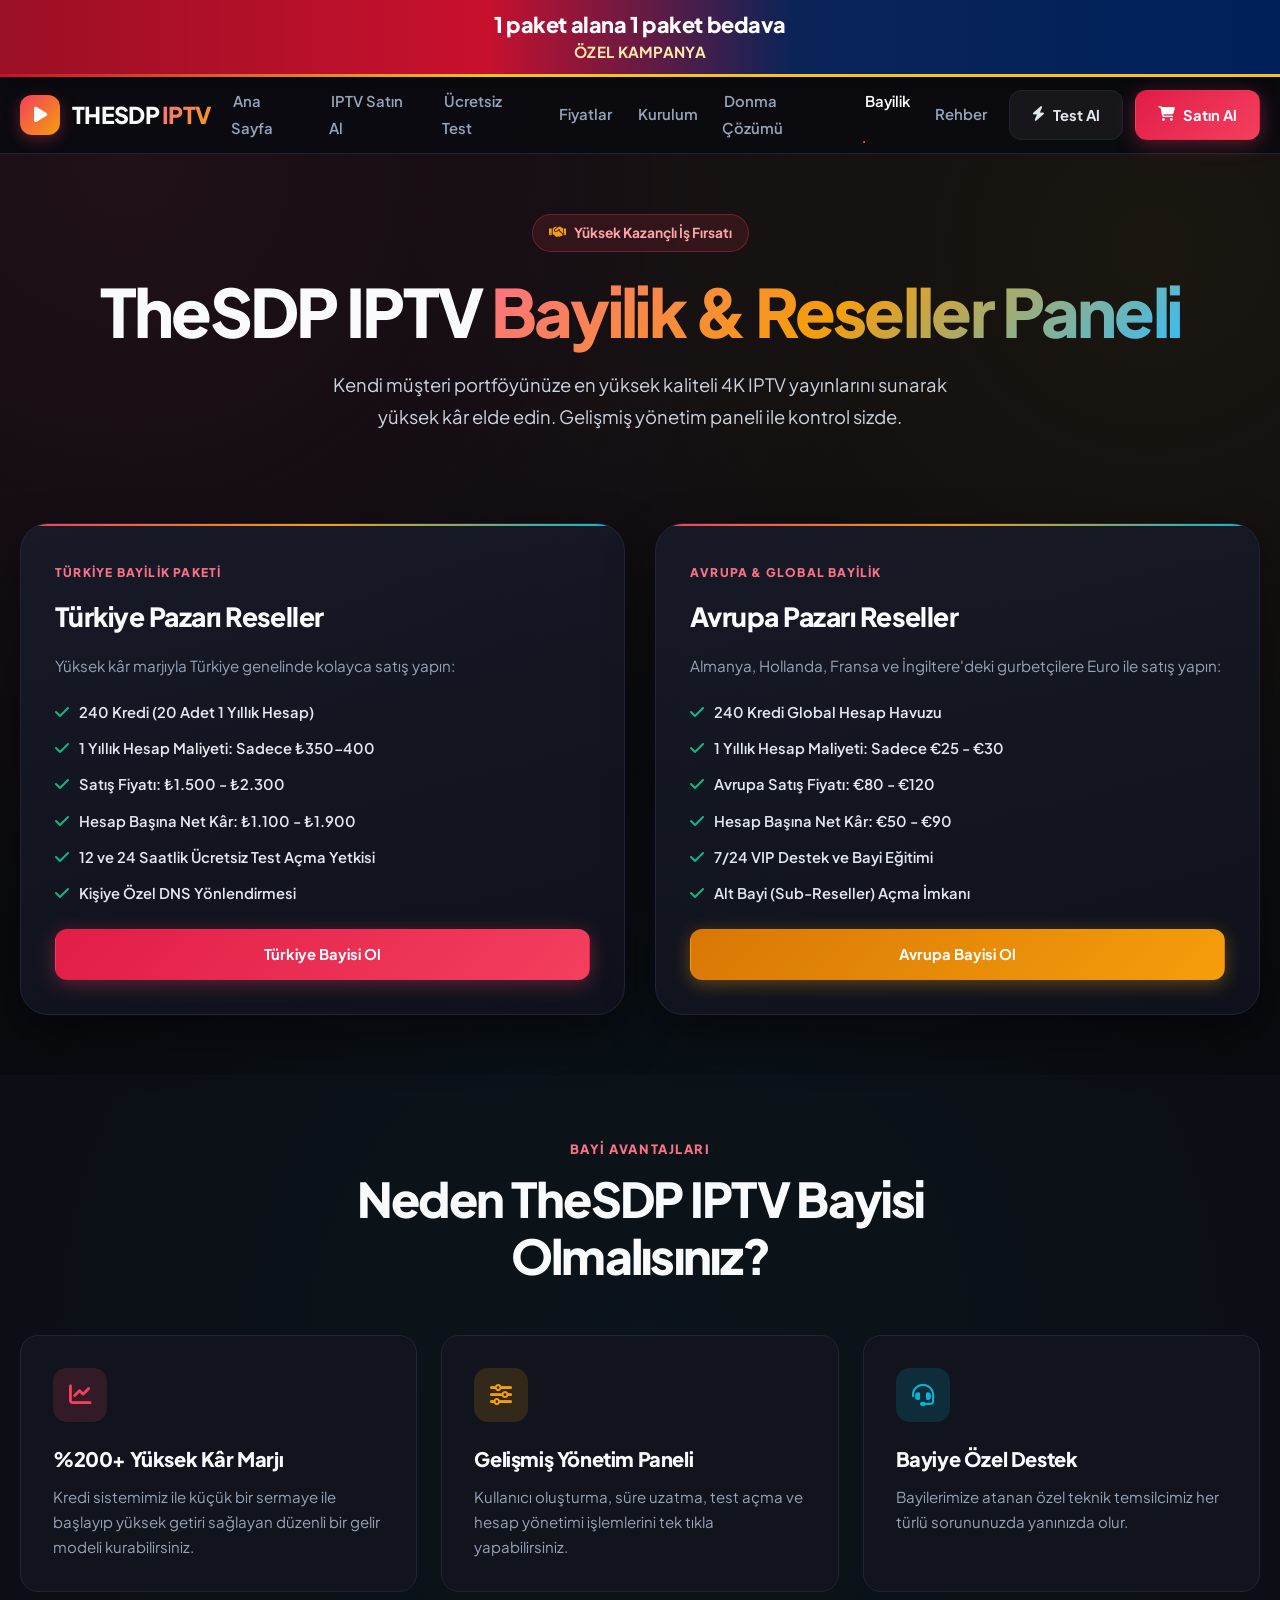
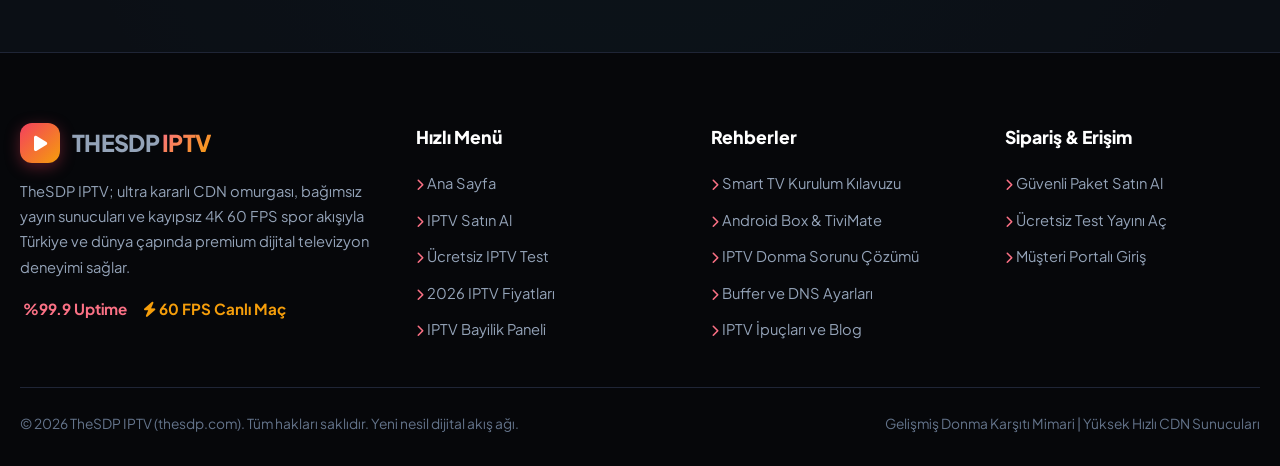
<file: iptv-bayilik.html>
<!DOCTYPE html>
<html lang="tr">
<head>
  <meta charset="UTF-8">
  <meta name="viewport" content="width=device-width, initial-scale=1.0">
  <title>IPTV Bayilik Paneli | TheSDP IPTV Reseller Sistemi 2026</title>
  <meta name="description" content="TheSDP IPTV bayilik paneli ile kendi IPTV işinizi kurun! %200+ kâr marjı, kredi sistemi, 12/24 saatlik test açma yetkisi ve profesyonel yönetim paneli.">
  <meta name="keywords" content="iptv bayilik, thesdp bayilik, iptv reseller paneli, iptv kredi satın al, iptv bayi ol">
  <meta name="robots" content="index, follow, max-image-preview:large, max-snippet:-1">
  <link rel="canonical" href="https://thesdp.com/iptv-bayilik">
  <meta property="og:title" content="IPTV Bayilik Paneli | TheSDP IPTV Reseller Sistemi 2026">
  <meta property="og:description" content="TheSDP IPTV bayilik paneli ile kendi IPTV işinizi kurun! %200+ kâr marjı.">
  <link rel="preconnect" href="https://fonts.googleapis.com">
  <link rel="preconnect" href="https://fonts.gstatic.com" crossorigin>
  <link href="https://fonts.googleapis.com/css2?family=Plus+Jakarta+Sans:wght@400;500;600;700;800;900&display=swap" rel="stylesheet">
  <link rel="stylesheet" href="https://cdnjs.cloudflare.com/ajax/libs/font-awesome/6.5.2/css/all.min.css">
  <link rel="stylesheet" href="/style.css?v=20261026">
  <link rel="canonical" href="https://thesdp.com/iptv-bayilik.com/">
  <link rel="icon" type="image/png" sizes="32x32" href="/favicon-32x32.png">
  <link rel="icon" type="image/png" sizes="16x16" href="/favicon-16x16.png">
  <link rel="apple-touch-icon" sizes="180x180" href="/apple-touch-icon.png">
  <link rel="shortcut icon" href="/favicon.ico">
<!-- Google tag (gtag.js) -->
<script async src="https://www.googletagmanager.com/gtag/js?id=G-MCZ16BH4PV"></script>
<script>
  window.dataLayer = window.dataLayer || [];
  function gtag(){dataLayer.push(arguments);}
  gtag('js', new Date());

  gtag('config', 'G-MCZ16BH4PV');
</script>
</head>
<body>
  <a class="derby-kampanya" href="/iptv-satin-al">
    <p class="derby-kampanya-teklif">1 paket alana 1 paket bedava</p>
    <p class="derby-kampanya-ad">Özel Kampanya</p>
  </a>
  <header class="site-header">
    <div class="container nav-wrap">
      <a href="/" class="logo" aria-label="TheSDP IPTV Ana Sayfa">
        <div class="logo-badge"><i class="fas fa-play"></i></div>
        <div>THESDP <span>IPTV</span></div>
      </a>
      <ul class="nav-links">
        <li><a href="/" class="">Ana Sayfa</a></li>
        <li><a href="/iptv-satin-al" class="">IPTV Satın Al</a></li>
        <li><a href="/iptv-test" class="">Ücretsiz Test</a></li>
        <li><a href="/iptv-fiyatlari" class="">Fiyatlar</a></li>
        <li><a href="/iptv-kurulumu" class="">Kurulum</a></li>
        <li><a href="/iptv-donma-cozumu" class="">Donma Çözümü</a></li>
        <li><a href="/iptv-bayilik" class="active">Bayilik</a></li>
        <li><a href="/blog" class="">Rehber</a></li>
      </ul>
      <div class="header-actions">
        <a href="/iptv-test" class="btn btn-secondary"><i class="fas fa-bolt"></i> Test Al</a>
        <a href="https://kaliteplayer12.com/iptv-satin-al" class="btn btn-primary"><i class="fas fa-shopping-cart"></i> Satın Al</a>
        <button class="mobile-toggle" id="mobileToggle" aria-label="Menüyü Aç"><i class="fas fa-bars"></i></button>
      </div>
    </div>
  </header>

  <div class="drawer-overlay" id="drawerOverlay"></div>
  <div class="mobile-drawer" id="mobileDrawer">
    <div class="drawer-header">
      <div class="logo">
        <div class="logo-badge"><i class="fas fa-play"></i></div>
        <div>THESDP <span>IPTV</span></div>
      </div>
      <button class="drawer-close" id="drawerClose" aria-label="Menüyü Kapat"><i class="fas fa-times"></i></button>
    </div>
    <ul class="drawer-links">
      <li><a href="/"><i class="fas fa-home"></i> Ana Sayfa</a></li>
      <li><a href="/iptv-satin-al"><i class="fas fa-tv"></i> IPTV Satın Al</a></li>
      <li><a href="/iptv-test"><i class="fas fa-bolt"></i> Ücretsiz Test Yayını</a></li>
      <li><a href="/iptv-fiyatlari"><i class="fas fa-tags"></i> 2026 Paket Fiyatları</a></li>
      <li><a href="/iptv-kurulumu"><i class="fas fa-tools"></i> Cihaz Kurulum Rehberi</a></li>
      <li><a href="/iptv-donma-cozumu"><i class="fas fa-shield-alt"></i> Donma ve Buffer Çözümü</a></li>
      <li><a href="/iptv-bayilik"><i class="fas fa-handshake"></i> Bayilik & Reseller Panel</a></li>
      <li><a href="/blog"><i class="fas fa-book-open"></i> Bilgi Bankası / Blog</a></li>
    </ul>
    <div style="margin-top:30px; display:flex; flex-direction:column; gap:10px;">
      <a href="/iptv-test" class="btn btn-secondary" style="width:100%"><i class="fas fa-bolt"></i> Ücretsiz Test Al</a>
      <a href="https://kaliteplayer12.com/iptv-satin-al" class="btn btn-primary" style="width:100%"><i class="fas fa-shopping-cart"></i> Hemen Satın Al</a>
    </div>
  </div>

  <section class="hero-section" style="padding:60px 0 40px;">
    <div class="container text-center" style="text-align:center;">
      <span class="hero-badge"><i class="fas fa-handshake"></i> Yüksek Kazançlı İş Fırsatı</span>
      <h1 class="hero-title">TheSDP IPTV <span class="gradient-text">Bayilik & Reseller Paneli</span></h1>
      <p class="hero-lead" style="margin:0 auto 30px;">
        Kendi müşteri portföyünüze en yüksek kaliteli 4K IPTV yayınlarını sunarak yüksek kâr elde edin. Gelişmiş yönetim paneli ile kontrol sizde.
      </p>
    </div>
  </section>

  <section style="padding:20px 0 60px;">
    <div class="container">
      <div class="grid-2">
        <div class="hero-card">
          <span class="card-tag">TÜRKİYE BAYİLİK PAKETİ</span>
          <h2>Türkiye Pazarı Reseller</h2>
          <p>Yüksek kâr marjıyla Türkiye genelinde kolayca satış yapın:</p>
          <ul class="check-list">
            <li><i class="fas fa-check"></i> 240 Kredi (20 Adet 1 Yıllık Hesap)</li>
            <li><i class="fas fa-check"></i> 1 Yıllık Hesap Maliyeti: Sadece ₺350-400</li>
            <li><i class="fas fa-check"></i> Satış Fiyatı: ₺1.500 - ₺2.300</li>
            <li><i class="fas fa-check"></i> Hesap Başına Net Kâr: ₺1.100 - ₺1.900</li>
            <li><i class="fas fa-check"></i> 12 ve 24 Saatlik Ücretsiz Test Açma Yetkisi</li>
            <li><i class="fas fa-check"></i> Kişiye Özel DNS Yönlendirmesi</li>
          </ul>
          <a href="https://kaliteplayer12.com/iptv-satin-al" class="btn btn-primary" style="width:100%">Türkiye Bayisi Ol</a>
        </div>

        <div class="hero-card">
          <span class="card-tag">AVRUPA & GLOBAL BAYİLİK</span>
          <h2>Avrupa Pazarı Reseller</h2>
          <p>Almanya, Hollanda, Fransa ve İngiltere'deki gurbetçilere Euro ile satış yapın:</p>
          <ul class="check-list">
            <li><i class="fas fa-check"></i> 240 Kredi Global Hesap Havuzu</li>
            <li><i class="fas fa-check"></i> 1 Yıllık Hesap Maliyeti: Sadece €25 - €30</li>
            <li><i class="fas fa-check"></i> Avrupa Satış Fiyatı: €80 - €120</li>
            <li><i class="fas fa-check"></i> Hesap Başına Net Kâr: €50 - €90</li>
            <li><i class="fas fa-check"></i> 7/24 VIP Destek ve Bayi Eğitimi</li>
            <li><i class="fas fa-check"></i> Alt Bayi (Sub-Reseller) Açma İmkanı</li>
          </ul>
          <a href="https://kaliteplayer12.com/iptv-satin-al" class="btn btn-amber" style="width:100%">Avrupa Bayisi Ol</a>
        </div>
      </div>
    </div>
  </section>

  <section style="background: rgba(17, 20, 29, 0.4); padding:60px 0;">
    <div class="container">
      <div class="section-head">
        <span class="eyebrow">Bayi Avantajları</span>
        <h2 class="section-title">Neden TheSDP IPTV Bayisi Olmalısınız?</h2>
      </div>
      <div class="grid-3">
        <div class="feature-card">
          <div class="feature-icon crimson"><i class="fas fa-chart-line"></i></div>
          <h3>%200+ Yüksek Kâr Marjı</h3>
          <p>Kredi sistemimiz ile küçük bir sermaye ile başlayıp yüksek getiri sağlayan düzenli bir gelir modeli kurabilirsiniz.</p>
        </div>
        <div class="feature-card">
          <div class="feature-icon amber"><i class="fas fa-sliders-h"></i></div>
          <h3>Gelişmiş Yönetim Paneli</h3>
          <p>Kullanıcı oluşturma, süre uzatma, test açma ve hesap yönetimi işlemlerini tek tıkla yapabilirsiniz.</p>
        </div>
        <div class="feature-card">
          <div class="feature-icon cyan"><i class="fas fa-headset"></i></div>
          <h3>Bayiye Özel Destek</h3>
          <p>Bayilerimize atanan özel teknik temsilcimiz her türlü sorununuzda yanınızda olur.</p>
        </div>
      </div>
    </div>
  </section>

  <footer class="site-footer">
    <div class="container footer-grid">
      <div class="footer-col">
        <div class="logo" style="margin-bottom:16px;">
          <div class="logo-badge"><i class="fas fa-play"></i></div>
          <div>THESDP <span>IPTV</span></div>
        </div>
        <p style="font-size:0.92rem; color:var(--text-muted); line-height:1.7; margin-bottom:16px;">
          TheSDP IPTV; ultra kararlı CDN omurgası, bağımsız yayın sunucuları ve kayıpsız 4K 60 FPS spor akışıyla Türkiye ve dünya çapında premium dijital televizyon deneyimi sağlar.
        </p>
        <div style="display:flex; gap:16px; font-size:0.95rem; font-weight:700;">
          <span style="color:#fb7185"><i class="fas fa-shield-check"></i> %99.9 Uptime</span>
          <span style="color:#f59e0b"><i class="fas fa-bolt"></i> 60 FPS Canlı Maç</span>
        </div>
      </div>
      <div class="footer-col">
        <h4>Hızlı Menü</h4>
        <ul>
          <li><a href="/"><i class="fas fa-chevron-right" style="font-size:0.75rem; color:#fb7185"></i> Ana Sayfa</a></li>
          <li><a href="/iptv-satin-al"><i class="fas fa-chevron-right" style="font-size:0.75rem; color:#fb7185"></i> IPTV Satın Al</a></li>
          <li><a href="/iptv-test"><i class="fas fa-chevron-right" style="font-size:0.75rem; color:#fb7185"></i> Ücretsiz IPTV Test</a></li>
          <li><a href="/iptv-fiyatlari"><i class="fas fa-chevron-right" style="font-size:0.75rem; color:#fb7185"></i> 2026 IPTV Fiyatları</a></li>
          <li><a href="/iptv-bayilik"><i class="fas fa-chevron-right" style="font-size:0.75rem; color:#fb7185"></i> IPTV Bayilik Paneli</a></li>
        </ul>
      </div>
      <div class="footer-col">
        <h4>Rehberler</h4>
        <ul>
          <li><a href="/iptv-kurulumu"><i class="fas fa-chevron-right" style="font-size:0.75rem; color:#fb7185"></i> Smart TV Kurulum Kılavuzu</a></li>
          <li><a href="/iptv-kurulumu#android"><i class="fas fa-chevron-right" style="font-size:0.75rem; color:#fb7185"></i> Android Box & TiviMate</a></li>
          <li><a href="/iptv-donma-cozumu"><i class="fas fa-chevron-right" style="font-size:0.75rem; color:#fb7185"></i> IPTV Donma Sorunu Çözümü</a></li>
          <li><a href="/iptv-donma-cozumu#buffer"><i class="fas fa-chevron-right" style="font-size:0.75rem; color:#fb7185"></i> Buffer ve DNS Ayarları</a></li>
          <li><a href="/blog"><i class="fas fa-chevron-right" style="font-size:0.75rem; color:#fb7185"></i> IPTV İpuçları ve Blog</a></li>
        </ul>
      </div>
      <div class="footer-col">
        <h4>Sipariş & Erişim</h4>
        <ul>
          <li><a href="https://kaliteplayer12.com/iptv-satin-al"><i class="fas fa-chevron-right" style="font-size:0.75rem; color:#fb7185"></i> Güvenli Paket Satın Al</a></li>
          <li><a href="https://kaliteplayer12.com/iptv-test"><i class="fas fa-chevron-right" style="font-size:0.75rem; color:#fb7185"></i> Ücretsiz Test Yayını Aç</a></li>
          <li><a href="https://kaliteplayer12.com/"><i class="fas fa-chevron-right" style="font-size:0.75rem; color:#fb7185"></i> Müşteri Portalı Giriş</a></li>
        </ul>
      </div>
    </div>
    <div class="container footer-bottom">
      <div>© 2026 TheSDP IPTV (thesdp.com). Tüm hakları saklıdır. Yeni nesil dijital akış ağı.</div>
      <div>Gelişmiş Donma Karşıtı Mimari | Yüksek Hızlı CDN Sunucuları</div>
    </div>
  </footer>
  <script src="/main.js"></script>
</body>
</html>
</file>
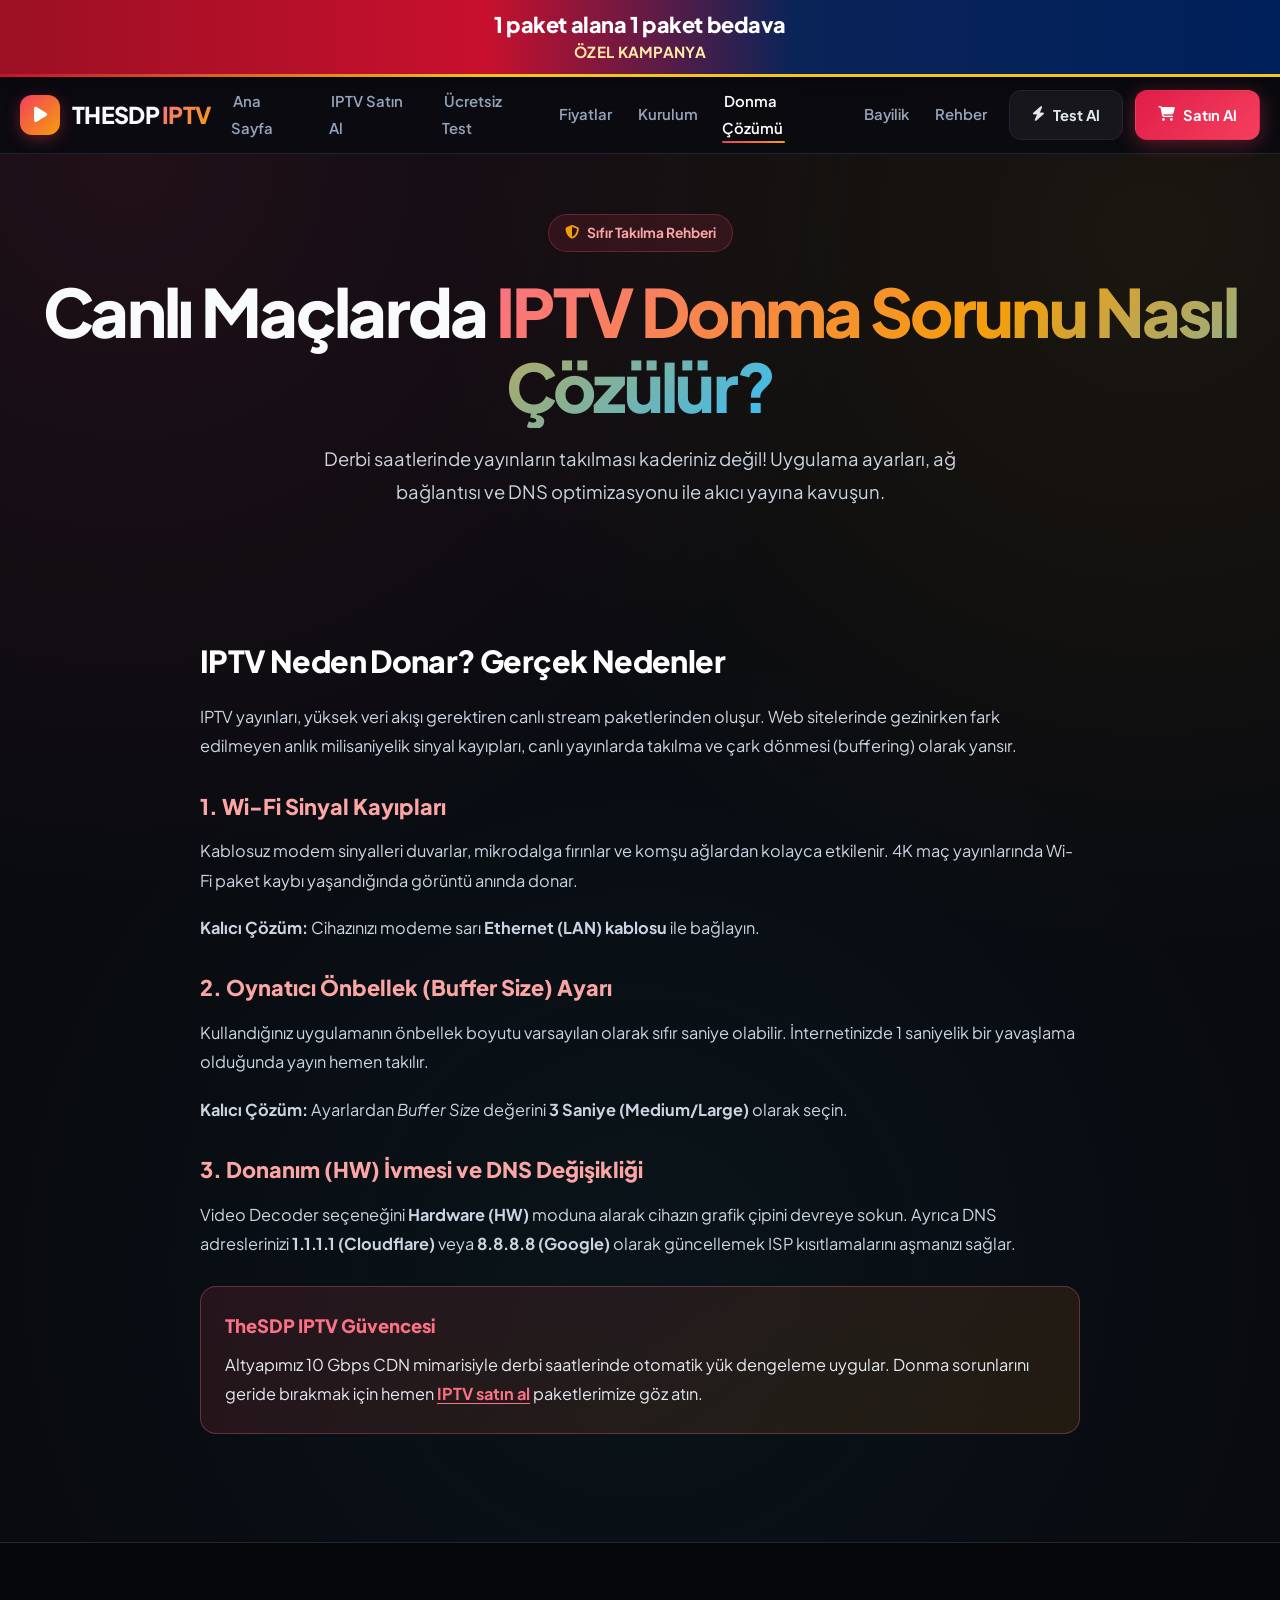
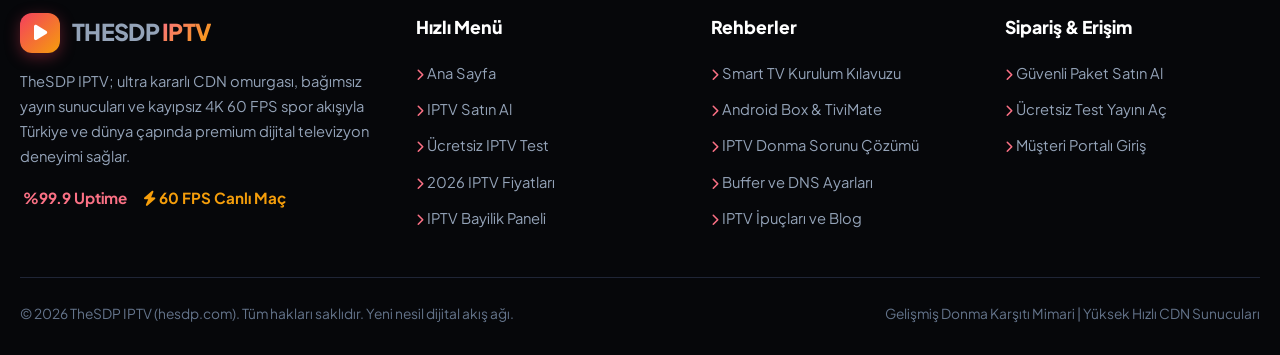
<file: iptv-donma-cozumu.html>
<!DOCTYPE html>
<html lang="tr">
<head>
  <meta charset="UTF-8">
  <meta name="viewport" content="width=device-width, initial-scale=1.0">
  <title>IPTV Donma ve Buffering Sorunu Çözümü | TheSDP IPTV Rehberi</title>
  <meta name="description" content="IPTV neden donar ve maçlarda takılma nasıl önlenir? Ethernet kablosu, buffer size ayarı ve DNS optimizasyonu ile kesintisiz canlı maç izleme taktikleri.">
  <meta name="keywords" content="iptv donma sorunu, thesdp donma çözümü, iptv neden donar, iptv buffering çözümü, kesintisiz maç izleme">
  <meta name="robots" content="index, follow, max-image-preview:large, max-snippet:-1">
  <link rel="canonical" href="https://hesdp.com/iptv-donma-cozumu">
  <meta property="og:title" content="IPTV Donma ve Buffering Sorunu Çözümü | TheSDP IPTV Rehberi">
  <meta property="og:description" content="IPTV neden donar ve maçlarda takılma nasıl önlenir? Kesintisiz maç izleme taktikleri.">
  <link rel="preconnect" href="https://fonts.googleapis.com">
  <link rel="preconnect" href="https://fonts.gstatic.com" crossorigin>
  <link href="https://fonts.googleapis.com/css2?family=Plus+Jakarta+Sans:wght@400;500;600;700;800;900&display=swap" rel="stylesheet">
  <link rel="stylesheet" href="https://cdnjs.cloudflare.com/ajax/libs/font-awesome/6.5.2/css/all.min.css">
  <link rel="stylesheet" href="/style.css?v=20261026">
   <link rel="canonical" href="https://thesdp.com/iptv-donma-cozumu.com/">
  <link rel="icon" type="image/png" sizes="32x32" href="/favicon-32x32.png">
  <link rel="icon" type="image/png" sizes="16x16" href="/favicon-16x16.png">
  <link rel="apple-touch-icon" sizes="180x180" href="/apple-touch-icon.png">
  <link rel="shortcut icon" href="/favicon.ico">
<!-- Google tag (gtag.js) -->
<script async src="https://www.googletagmanager.com/gtag/js?id=G-MCZ16BH4PV"></script>
<script>
  window.dataLayer = window.dataLayer || [];
  function gtag(){dataLayer.push(arguments);}
  gtag('js', new Date());

  gtag('config', 'G-MCZ16BH4PV');
</script>
</head>
<body>
  <a class="derby-kampanya" href="/iptv-satin-al">
    <p class="derby-kampanya-teklif">1 paket alana 1 paket bedava</p>
    <p class="derby-kampanya-ad">Özel Kampanya</p>
  </a>
  <header class="site-header">
    <div class="container nav-wrap">
      <a href="/" class="logo" aria-label="TheSDP IPTV Ana Sayfa">
        <div class="logo-badge"><i class="fas fa-play"></i></div>
        <div>THESDP <span>IPTV</span></div>
      </a>
      <ul class="nav-links">
        <li><a href="/" class="">Ana Sayfa</a></li>
        <li><a href="/iptv-satin-al" class="">IPTV Satın Al</a></li>
        <li><a href="/iptv-test" class="">Ücretsiz Test</a></li>
        <li><a href="/iptv-fiyatlari" class="">Fiyatlar</a></li>
        <li><a href="/iptv-kurulumu" class="">Kurulum</a></li>
        <li><a href="/iptv-donma-cozumu" class="active">Donma Çözümü</a></li>
        <li><a href="/iptv-bayilik" class="">Bayilik</a></li>
        <li><a href="/blog" class="">Rehber</a></li>
      </ul>
      <div class="header-actions">
        <a href="/iptv-test" class="btn btn-secondary"><i class="fas fa-bolt"></i> Test Al</a>
        <a href="https://kaliteplayer12.com/iptv-satin-al" class="btn btn-primary"><i class="fas fa-shopping-cart"></i> Satın Al</a>
        <button class="mobile-toggle" id="mobileToggle" aria-label="Menüyü Aç"><i class="fas fa-bars"></i></button>
      </div>
    </div>
  </header>

  <div class="drawer-overlay" id="drawerOverlay"></div>
  <div class="mobile-drawer" id="mobileDrawer">
    <div class="drawer-header">
      <div class="logo">
        <div class="logo-badge"><i class="fas fa-play"></i></div>
        <div>THESDP <span>IPTV</span></div>
      </div>
      <button class="drawer-close" id="drawerClose" aria-label="Menüyü Kapat"><i class="fas fa-times"></i></button>
    </div>
    <ul class="drawer-links">
      <li><a href="/"><i class="fas fa-home"></i> Ana Sayfa</a></li>
      <li><a href="/iptv-satin-al"><i class="fas fa-tv"></i> IPTV Satın Al</a></li>
      <li><a href="/iptv-test"><i class="fas fa-bolt"></i> Ücretsiz Test Yayını</a></li>
      <li><a href="/iptv-fiyatlari"><i class="fas fa-tags"></i> 2026 Paket Fiyatları</a></li>
      <li><a href="/iptv-kurulumu"><i class="fas fa-tools"></i> Cihaz Kurulum Rehberi</a></li>
      <li><a href="/iptv-donma-cozumu"><i class="fas fa-shield-alt"></i> Donma ve Buffer Çözümü</a></li>
      <li><a href="/iptv-bayilik"><i class="fas fa-handshake"></i> Bayilik & Reseller Panel</a></li>
      <li><a href="/blog"><i class="fas fa-book-open"></i> Bilgi Bankası / Blog</a></li>
    </ul>
    <div style="margin-top:30px; display:flex; flex-direction:column; gap:10px;">
      <a href="/iptv-test" class="btn btn-secondary" style="width:100%"><i class="fas fa-bolt"></i> Ücretsiz Test Al</a>
      <a href="https://kaliteplayer12.com/iptv-satin-al" class="btn btn-primary" style="width:100%"><i class="fas fa-shopping-cart"></i> Hemen Satın Al</a>
    </div>
  </div>

  <section class="hero-section" style="padding:60px 0 40px;">
    <div class="container text-center" style="text-align:center;">
      <span class="hero-badge"><i class="fas fa-shield-alt"></i> Sıfır Takılma Rehberi</span>
      <h1 class="hero-title">Canlı Maçlarda <span class="gradient-text">IPTV Donma Sorunu Nasıl Çözülür?</span></h1>
      <p class="hero-lead" style="margin:0 auto 30px;">
        Derbi saatlerinde yayınların takılması kaderiniz değil! Uygulama ayarları, ağ bağlantısı ve DNS optimizasyonu ile akıcı yayına kavuşun.
      </p>
    </div>
  </section>

  <section style="padding:20px 0 80px;">
    <div class="container article-container">
      <div class="article-body">
        <h2>IPTV Neden Donar? Gerçek Nedenler</h2>
        <p>
          IPTV yayınları, yüksek veri akışı gerektiren canlı stream paketlerinden oluşur. Web sitelerinde gezinirken fark edilmeyen anlık milisaniyelik sinyal kayıpları, canlı yayınlarda takılma ve çark dönmesi (buffering) olarak yansır.
        </p>

        <h3>1. Wi-Fi Sinyal Kayıpları</h3>
        <p>
          Kablosuz modem sinyalleri duvarlar, mikrodalga fırınlar ve komşu ağlardan kolayca etkilenir. 4K maç yayınlarında Wi-Fi paket kaybı yaşandığında görüntü anında donar.
        </p>
        <p>
          <strong>Kalıcı Çözüm:</strong> Cihazınızı modeme sarı <strong>Ethernet (LAN) kablosu</strong> ile bağlayın.
        </p>

        <h3>2. Oynatıcı Önbellek (Buffer Size) Ayarı</h3>
        <p>
          Kullandığınız uygulamanın önbellek boyutu varsayılan olarak sıfır saniye olabilir. İnternetinizde 1 saniyelik bir yavaşlama olduğunda yayın hemen takılır.
        </p>
        <p>
          <strong>Kalıcı Çözüm:</strong> Ayarlardan <em>Buffer Size</em> değerini <strong>3 Saniye (Medium/Large)</strong> olarak seçin.
        </p>

        <h3>3. Donanım (HW) İvmesi ve DNS Değişikliği</h3>
        <p>
          Video Decoder seçeneğini <strong>Hardware (HW)</strong> moduna alarak cihazın grafik çipini devreye sokun. Ayrıca DNS adreslerinizi <strong>1.1.1.1 (Cloudflare)</strong> veya <strong>8.8.8.8 (Google)</strong> olarak güncellemek ISP kısıtlamalarını aşmanızı sağlar.
        </p>

        <div class="callout-box">
          <h4>TheSDP IPTV Güvencesi</h4>
          <p>Altyapımız 10 Gbps CDN mimarisiyle derbi saatlerinde otomatik yük dengeleme uygular. Donma sorunlarını geride bırakmak için hemen <a href="/iptv-satin-al" class="intext-link">IPTV satın al</a> paketlerimize göz atın.</p>
        </div>
      </div>
    </div>
  </section>

  <footer class="site-footer">
    <div class="container footer-grid">
      <div class="footer-col">
        <div class="logo" style="margin-bottom:16px;">
          <div class="logo-badge"><i class="fas fa-play"></i></div>
          <div>THESDP <span>IPTV</span></div>
        </div>
        <p style="font-size:0.92rem; color:var(--text-muted); line-height:1.7; margin-bottom:16px;">
          TheSDP IPTV; ultra kararlı CDN omurgası, bağımsız yayın sunucuları ve kayıpsız 4K 60 FPS spor akışıyla Türkiye ve dünya çapında premium dijital televizyon deneyimi sağlar.
        </p>
        <div style="display:flex; gap:16px; font-size:0.95rem; font-weight:700;">
          <span style="color:#fb7185"><i class="fas fa-shield-check"></i> %99.9 Uptime</span>
          <span style="color:#f59e0b"><i class="fas fa-bolt"></i> 60 FPS Canlı Maç</span>
        </div>
      </div>
      <div class="footer-col">
        <h4>Hızlı Menü</h4>
        <ul>
          <li><a href="/"><i class="fas fa-chevron-right" style="font-size:0.75rem; color:#fb7185"></i> Ana Sayfa</a></li>
          <li><a href="/iptv-satin-al"><i class="fas fa-chevron-right" style="font-size:0.75rem; color:#fb7185"></i> IPTV Satın Al</a></li>
          <li><a href="/iptv-test"><i class="fas fa-chevron-right" style="font-size:0.75rem; color:#fb7185"></i> Ücretsiz IPTV Test</a></li>
          <li><a href="/iptv-fiyatlari"><i class="fas fa-chevron-right" style="font-size:0.75rem; color:#fb7185"></i> 2026 IPTV Fiyatları</a></li>
          <li><a href="/iptv-bayilik"><i class="fas fa-chevron-right" style="font-size:0.75rem; color:#fb7185"></i> IPTV Bayilik Paneli</a></li>
        </ul>
      </div>
      <div class="footer-col">
        <h4>Rehberler</h4>
        <ul>
          <li><a href="/iptv-kurulumu"><i class="fas fa-chevron-right" style="font-size:0.75rem; color:#fb7185"></i> Smart TV Kurulum Kılavuzu</a></li>
          <li><a href="/iptv-kurulumu#android"><i class="fas fa-chevron-right" style="font-size:0.75rem; color:#fb7185"></i> Android Box & TiviMate</a></li>
          <li><a href="/iptv-donma-cozumu"><i class="fas fa-chevron-right" style="font-size:0.75rem; color:#fb7185"></i> IPTV Donma Sorunu Çözümü</a></li>
          <li><a href="/iptv-donma-cozumu#buffer"><i class="fas fa-chevron-right" style="font-size:0.75rem; color:#fb7185"></i> Buffer ve DNS Ayarları</a></li>
          <li><a href="/blog"><i class="fas fa-chevron-right" style="font-size:0.75rem; color:#fb7185"></i> IPTV İpuçları ve Blog</a></li>
        </ul>
      </div>
      <div class="footer-col">
        <h4>Sipariş & Erişim</h4>
        <ul>
          <li><a href="https://kaliteplayer12.com/iptv-satin-al"><i class="fas fa-chevron-right" style="font-size:0.75rem; color:#fb7185"></i> Güvenli Paket Satın Al</a></li>
          <li><a href="https://kaliteplayer12.com/iptv-test"><i class="fas fa-chevron-right" style="font-size:0.75rem; color:#fb7185"></i> Ücretsiz Test Yayını Aç</a></li>
          <li><a href="https://kaliteplayer12.com/"><i class="fas fa-chevron-right" style="font-size:0.75rem; color:#fb7185"></i> Müşteri Portalı Giriş</a></li>
        </ul>
      </div>
    </div>
    <div class="container footer-bottom">
      <div>© 2026 TheSDP IPTV (hesdp.com). Tüm hakları saklıdır. Yeni nesil dijital akış ağı.</div>
      <div>Gelişmiş Donma Karşıtı Mimari | Yüksek Hızlı CDN Sunucuları</div>
    </div>
  </footer>
  <script src="/main.js"></script>
</body>
</html>
</file>
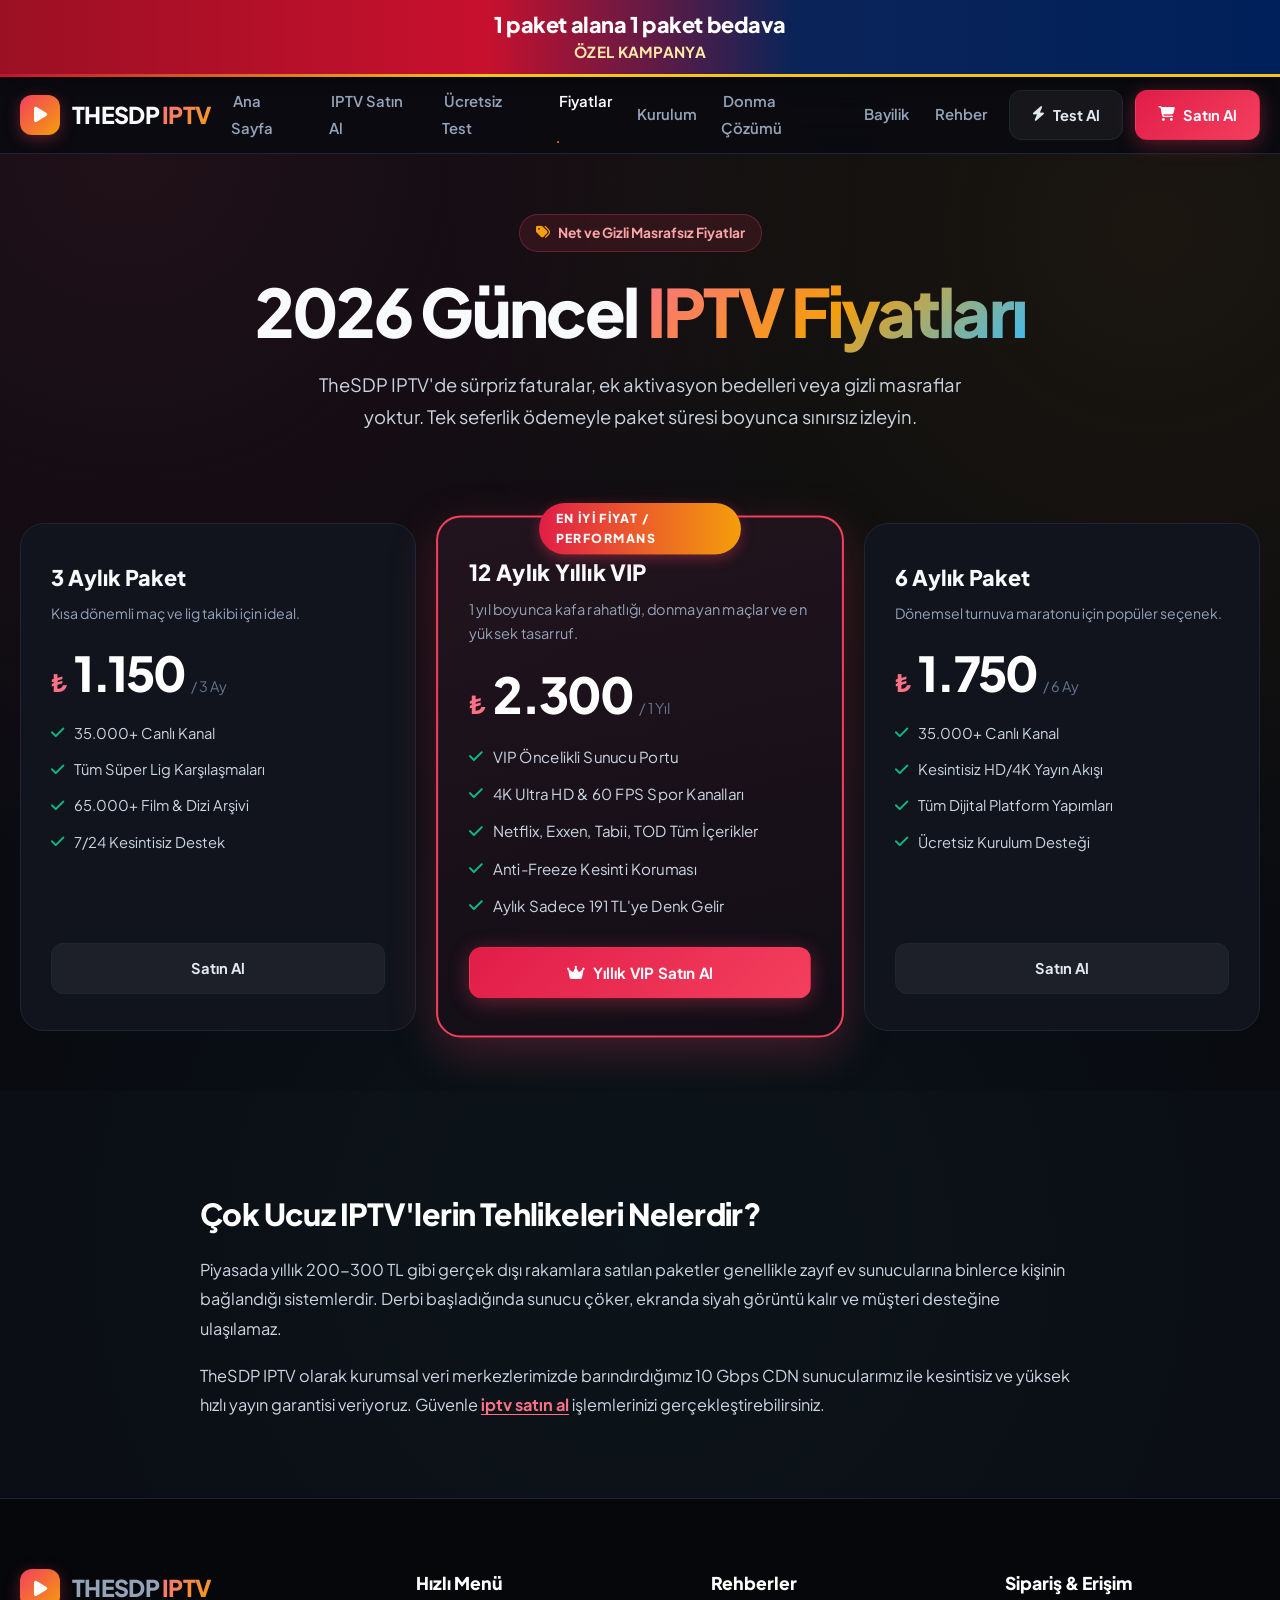
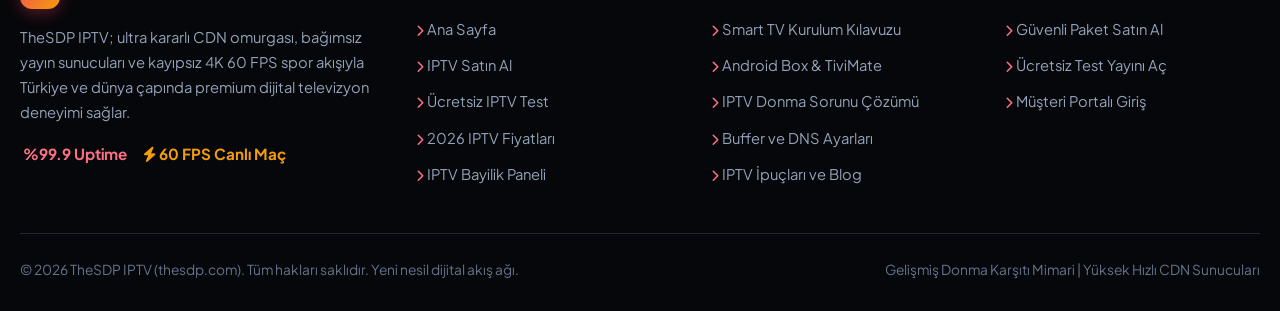
<file: iptv-fiyatlari.html>
<!DOCTYPE html>
<html lang="tr">
<head>
  <meta charset="UTF-8">
  <meta name="viewport" content="width=device-width, initial-scale=1.0">
  <title>2026 IPTV Fiyatları | TheSDP IPTV En Uygun Paket Tarifeleri</title>
  <meta name="description" content="Güncel 2026 IPTV fiyatları! TheSDP IPTV paketlerinde gizli ücret yok. 4K donmayan maç yayınları ve zengin sinema arşivi için en avantajlı fiyatlar.">
  <meta name="keywords" content="iptv fiyatları, thesdp iptv fiyatları, 2026 iptv fiyatları, en ucuz kaliteli iptv, yıllık iptv fiyatı">
  <meta name="robots" content="index, follow, max-image-preview:large, max-snippet:-1">
  <link rel="canonical" href="https://thesdp.com/iptv-fiyatlari">
  <meta property="og:title" content="2026 IPTV Fiyatları | TheSDP IPTV En Uygun Paket Tarifeleri">
  <meta property="og:description" content="Güncel 2026 IPTV fiyatları! TheSDP IPTV paketlerinde gizli ücret yok.">
  <link rel="preconnect" href="https://fonts.googleapis.com">
  <link rel="preconnect" href="https://fonts.gstatic.com" crossorigin>
  <link href="https://fonts.googleapis.com/css2?family=Plus+Jakarta+Sans:wght@400;500;600;700;800;900&display=swap" rel="stylesheet">
  <link rel="stylesheet" href="https://cdnjs.cloudflare.com/ajax/libs/font-awesome/6.5.2/css/all.min.css">
  <link rel="stylesheet" href="/style.css?v=20261026">
<link rel="canonical" href="https://thesdp.com/iptv-fiyatlari.com/">
<link rel="icon" type="image/png" sizes="32x32" href="/favicon-32x32.png">
<link rel="icon" type="image/png" sizes="16x16" href="/favicon-16x16.png">
<link rel="apple-touch-icon" sizes="180x180" href="/apple-touch-icon.png">
<link rel="shortcut icon" href="/favicon.ico">
<!-- Google tag (gtag.js) -->
<script async src="https://www.googletagmanager.com/gtag/js?id=G-MCZ16BH4PV"></script>
<script>
  window.dataLayer = window.dataLayer || [];
  function gtag(){dataLayer.push(arguments);}
  gtag('js', new Date());

  gtag('config', 'G-MCZ16BH4PV');
</script>
</head>
<body>
  <a class="derby-kampanya" href="/iptv-satin-al">
    <p class="derby-kampanya-teklif">1 paket alana 1 paket bedava</p>
    <p class="derby-kampanya-ad">Özel Kampanya</p>
  </a>
  <header class="site-header">
    <div class="container nav-wrap">
      <a href="/" class="logo" aria-label="TheSDP IPTV Ana Sayfa">
        <div class="logo-badge"><i class="fas fa-play"></i></div>
        <div>THESDP <span>IPTV</span></div>
      </a>
      <ul class="nav-links">
        <li><a href="/" class="">Ana Sayfa</a></li>
        <li><a href="/iptv-satin-al" class="">IPTV Satın Al</a></li>
        <li><a href="/iptv-test" class="">Ücretsiz Test</a></li>
        <li><a href="/iptv-fiyatlari" class="active">Fiyatlar</a></li>
        <li><a href="/iptv-kurulumu" class="">Kurulum</a></li>
        <li><a href="/iptv-donma-cozumu" class="">Donma Çözümü</a></li>
        <li><a href="/iptv-bayilik" class="">Bayilik</a></li>
        <li><a href="/blog" class="">Rehber</a></li>
      </ul>
      <div class="header-actions">
        <a href="/iptv-test" class="btn btn-secondary"><i class="fas fa-bolt"></i> Test Al</a>
        <a href="https://kaliteplayer12.com/iptv-satin-al" class="btn btn-primary"><i class="fas fa-shopping-cart"></i> Satın Al</a>
        <button class="mobile-toggle" id="mobileToggle" aria-label="Menüyü Aç"><i class="fas fa-bars"></i></button>
      </div>
    </div>
  </header>

  <div class="drawer-overlay" id="drawerOverlay"></div>
  <div class="mobile-drawer" id="mobileDrawer">
    <div class="drawer-header">
      <div class="logo">
        <div class="logo-badge"><i class="fas fa-play"></i></div>
        <div>THESDP <span>IPTV</span></div>
      </div>
      <button class="drawer-close" id="drawerClose" aria-label="Menüyü Kapat"><i class="fas fa-times"></i></button>
    </div>
    <ul class="drawer-links">
      <li><a href="/"><i class="fas fa-home"></i> Ana Sayfa</a></li>
      <li><a href="/iptv-satin-al"><i class="fas fa-tv"></i> IPTV Satın Al</a></li>
      <li><a href="/iptv-test"><i class="fas fa-bolt"></i> Ücretsiz Test Yayını</a></li>
      <li><a href="/iptv-fiyatlari"><i class="fas fa-tags"></i> 2026 Paket Fiyatları</a></li>
      <li><a href="/iptv-kurulumu"><i class="fas fa-tools"></i> Cihaz Kurulum Rehberi</a></li>
      <li><a href="/iptv-donma-cozumu"><i class="fas fa-shield-alt"></i> Donma ve Buffer Çözümü</a></li>
      <li><a href="/iptv-bayilik"><i class="fas fa-handshake"></i> Bayilik & Reseller Panel</a></li>
      <li><a href="/blog"><i class="fas fa-book-open"></i> Bilgi Bankası / Blog</a></li>
    </ul>
    <div style="margin-top:30px; display:flex; flex-direction:column; gap:10px;">
      <a href="/iptv-test" class="btn btn-secondary" style="width:100%"><i class="fas fa-bolt"></i> Ücretsiz Test Al</a>
      <a href="https://kaliteplayer12.com/iptv-satin-al" class="btn btn-primary" style="width:100%"><i class="fas fa-shopping-cart"></i> Hemen Satın Al</a>
    </div>
  </div>

  <section class="hero-section" style="padding:60px 0 40px;">
    <div class="container text-center" style="text-align:center;">
      <span class="hero-badge"><i class="fas fa-tags"></i> Net ve Gizli Masrafsız Fiyatlar</span>
      <h1 class="hero-title">2026 Güncel <span class="gradient-text">IPTV Fiyatları</span></h1>
      <p class="hero-lead" style="margin:0 auto 30px;">
        TheSDP IPTV'de sürpriz faturalar, ek aktivasyon bedelleri veya gizli masraflar yoktur. Tek seferlik ödemeyle paket süresi boyunca sınırsız izleyin.
      </p>
    </div>
  </section>

  <section style="padding:20px 0 60px;">
    <div class="container">
      <div class="pricing-grid">
        <div class="price-card">
          <div class="price-header">
            <h3>3 Aylık Paket</h3>
            <p>Kısa dönemli maç ve lig takibi için ideal.</p>
          </div>
          <div class="price-amount">
            <span class="currency">₺</span>
            <span class="num">1.150</span>
            <span class="period">/ 3 Ay</span>
          </div>
          <ul class="price-features">
            <li><i class="fas fa-check"></i> 35.000+ Canlı Kanal</li>
            <li><i class="fas fa-check"></i> Tüm Süper Lig Karşılaşmaları</li>
            <li><i class="fas fa-check"></i> 65.000+ Film & Dizi Arşivi</li>
            <li><i class="fas fa-check"></i> 7/24 Kesintisiz Destek</li>
          </ul>
          <a href="https://kaliteplayer12.com/iptv-satin-al" class="btn btn-secondary" style="width:100%">Satın Al</a>
        </div>

        <div class="price-card featured">
          <span class="price-badge">EN İYİ FİYAT / PERFORMANS</span>
          <div class="price-header">
            <h3>12 Aylık Yıllık VIP</h3>
            <p>1 yıl boyunca kafa rahatlığı, donmayan maçlar ve en yüksek tasarruf.</p>
          </div>
          <div class="price-amount">
            <span class="currency">₺</span>
            <span class="num">2.300</span>
            <span class="period">/ 1 Yıl</span>
          </div>
          <ul class="price-features">
            <li><i class="fas fa-check"></i> VIP Öncelikli Sunucu Portu</li>
            <li><i class="fas fa-check"></i> 4K Ultra HD & 60 FPS Spor Kanalları</li>
            <li><i class="fas fa-check"></i> Netflix, Exxen, Tabii, TOD Tüm İçerikler</li>
            <li><i class="fas fa-check"></i> Anti-Freeze Kesinti Koruması</li>
            <li><i class="fas fa-check"></i> Aylık Sadece 191 TL'ye Denk Gelir</li>
          </ul>
          <a href="https://kaliteplayer12.com/iptv-satin-al" class="btn btn-primary" style="width:100%"><i class="fas fa-crown"></i> Yıllık VIP Satın Al</a>
        </div>

        <div class="price-card">
          <div class="price-header">
            <h3>6 Aylık Paket</h3>
            <p>Dönemsel turnuva maratonu için popüler seçenek.</p>
          </div>
          <div class="price-amount">
            <span class="currency">₺</span>
            <span class="num">1.750</span>
            <span class="period">/ 6 Ay</span>
          </div>
          <ul class="price-features">
            <li><i class="fas fa-check"></i> 35.000+ Canlı Kanal</li>
            <li><i class="fas fa-check"></i> Kesintisiz HD/4K Yayın Akışı</li>
            <li><i class="fas fa-check"></i> Tüm Dijital Platform Yapımları</li>
            <li><i class="fas fa-check"></i> Ücretsiz Kurulum Desteği</li>
          </ul>
          <a href="https://kaliteplayer12.com/iptv-satin-al" class="btn btn-secondary" style="width:100%">Satın Al</a>
        </div>
      </div>
    </div>
  </section>

  <section style="background: rgba(17, 20, 29, 0.4); padding:60px 0;">
    <div class="container article-container">
      <div class="article-body">
        <h2>Çok Ucuz IPTV'lerin Tehlikeleri Nelerdir?</h2>
        <p>
          Piyasada yıllık 200-300 TL gibi gerçek dışı rakamlara satılan paketler genellikle zayıf ev sunucularına binlerce kişinin bağlandığı sistemlerdir. Derbi başladığında sunucu çöker, ekranda siyah görüntü kalır ve müşteri desteğine ulaşılamaz.
        </p>
        <p>
          TheSDP IPTV olarak kurumsal veri merkezlerimizde barındırdığımız 10 Gbps CDN sunucularımız ile kesintisiz ve yüksek hızlı yayın garantisi veriyoruz. Güvenle <a href="/iptv-satin-al" class="intext-link">iptv satın al</a> işlemlerinizi gerçekleştirebilirsiniz.
        </p>
      </div>
    </div>
  </section>

  <footer class="site-footer">
    <div class="container footer-grid">
      <div class="footer-col">
        <div class="logo" style="margin-bottom:16px;">
          <div class="logo-badge"><i class="fas fa-play"></i></div>
          <div>THESDP <span>IPTV</span></div>
        </div>
        <p style="font-size:0.92rem; color:var(--text-muted); line-height:1.7; margin-bottom:16px;">
          TheSDP IPTV; ultra kararlı CDN omurgası, bağımsız yayın sunucuları ve kayıpsız 4K 60 FPS spor akışıyla Türkiye ve dünya çapında premium dijital televizyon deneyimi sağlar.
        </p>
        <div style="display:flex; gap:16px; font-size:0.95rem; font-weight:700;">
          <span style="color:#fb7185"><i class="fas fa-shield-check"></i> %99.9 Uptime</span>
          <span style="color:#f59e0b"><i class="fas fa-bolt"></i> 60 FPS Canlı Maç</span>
        </div>
      </div>
      <div class="footer-col">
        <h4>Hızlı Menü</h4>
        <ul>
          <li><a href="/"><i class="fas fa-chevron-right" style="font-size:0.75rem; color:#fb7185"></i> Ana Sayfa</a></li>
          <li><a href="/iptv-satin-al"><i class="fas fa-chevron-right" style="font-size:0.75rem; color:#fb7185"></i> IPTV Satın Al</a></li>
          <li><a href="/iptv-test"><i class="fas fa-chevron-right" style="font-size:0.75rem; color:#fb7185"></i> Ücretsiz IPTV Test</a></li>
          <li><a href="/iptv-fiyatlari"><i class="fas fa-chevron-right" style="font-size:0.75rem; color:#fb7185"></i> 2026 IPTV Fiyatları</a></li>
          <li><a href="/iptv-bayilik"><i class="fas fa-chevron-right" style="font-size:0.75rem; color:#fb7185"></i> IPTV Bayilik Paneli</a></li>
        </ul>
      </div>
      <div class="footer-col">
        <h4>Rehberler</h4>
        <ul>
          <li><a href="/iptv-kurulumu"><i class="fas fa-chevron-right" style="font-size:0.75rem; color:#fb7185"></i> Smart TV Kurulum Kılavuzu</a></li>
          <li><a href="/iptv-kurulumu#android"><i class="fas fa-chevron-right" style="font-size:0.75rem; color:#fb7185"></i> Android Box & TiviMate</a></li>
          <li><a href="/iptv-donma-cozumu"><i class="fas fa-chevron-right" style="font-size:0.75rem; color:#fb7185"></i> IPTV Donma Sorunu Çözümü</a></li>
          <li><a href="/iptv-donma-cozumu#buffer"><i class="fas fa-chevron-right" style="font-size:0.75rem; color:#fb7185"></i> Buffer ve DNS Ayarları</a></li>
          <li><a href="/blog"><i class="fas fa-chevron-right" style="font-size:0.75rem; color:#fb7185"></i> IPTV İpuçları ve Blog</a></li>
        </ul>
      </div>
      <div class="footer-col">
        <h4>Sipariş & Erişim</h4>
        <ul>
          <li><a href="https://kaliteplayer12.com/iptv-satin-al"><i class="fas fa-chevron-right" style="font-size:0.75rem; color:#fb7185"></i> Güvenli Paket Satın Al</a></li>
          <li><a href="https://kaliteplayer12.com/iptv-test"><i class="fas fa-chevron-right" style="font-size:0.75rem; color:#fb7185"></i> Ücretsiz Test Yayını Aç</a></li>
          <li><a href="https://kaliteplayer12.com/"><i class="fas fa-chevron-right" style="font-size:0.75rem; color:#fb7185"></i> Müşteri Portalı Giriş</a></li>
        </ul>
      </div>
    </div>
    <div class="container footer-bottom">
      <div>© 2026 TheSDP IPTV (thesdp.com). Tüm hakları saklıdır. Yeni nesil dijital akış ağı.</div>
      <div>Gelişmiş Donma Karşıtı Mimari | Yüksek Hızlı CDN Sunucuları</div>
    </div>
  </footer>
  <script src="/main.js"></script>
</body>
</html>
</file>
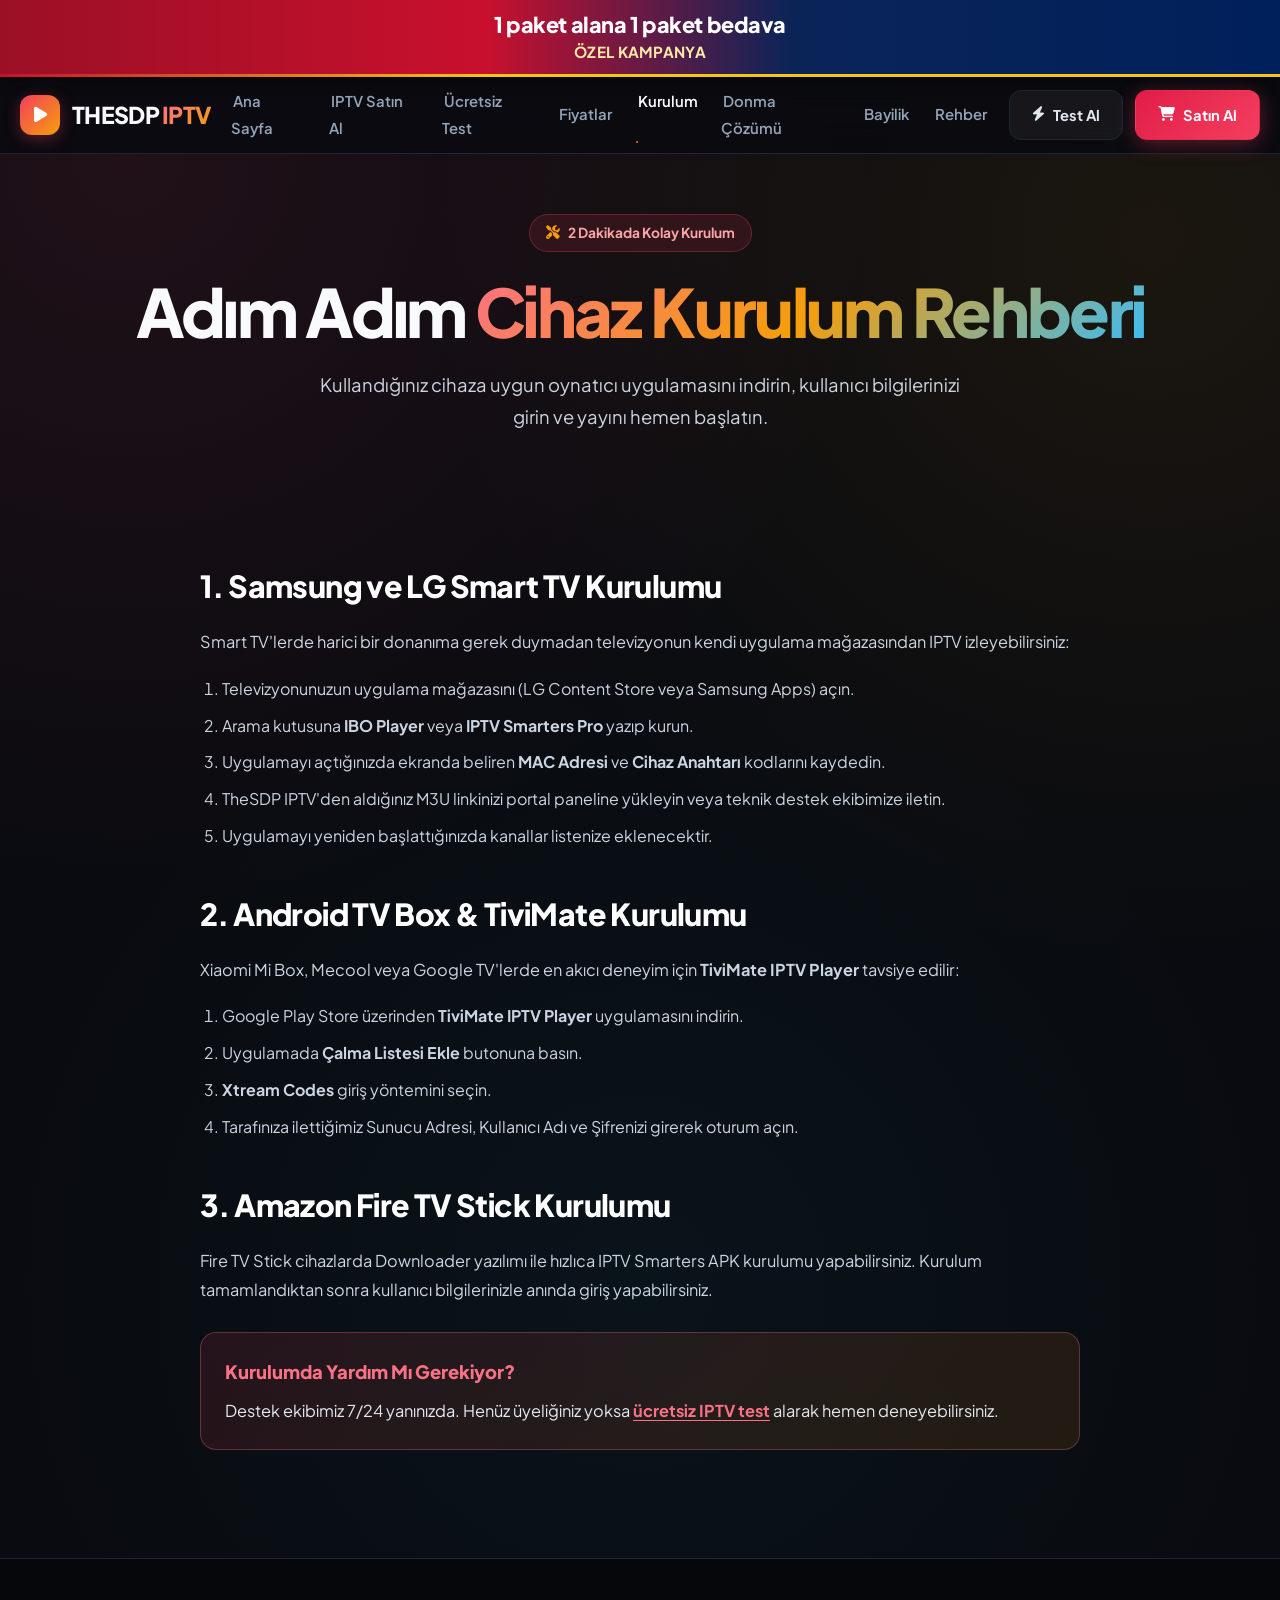
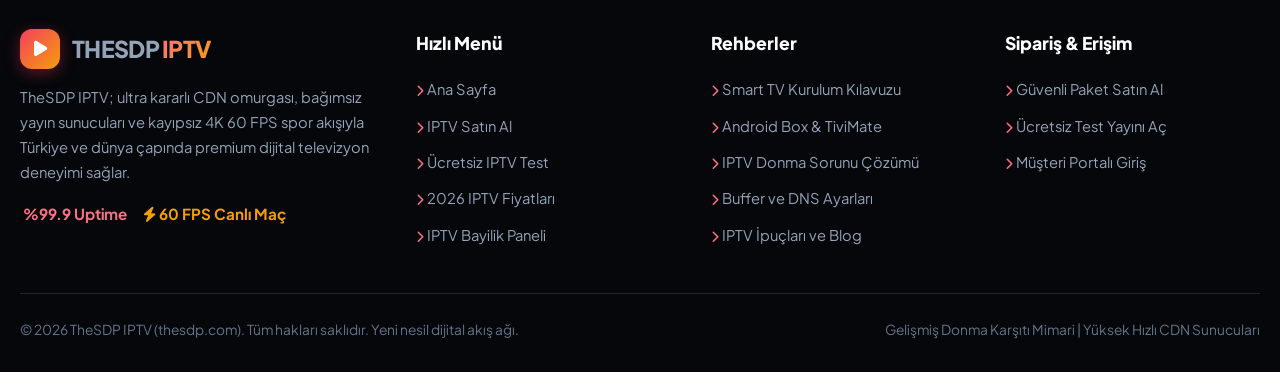
<file: iptv-kurulumu.html>
<!DOCTYPE html>
<html lang="tr">
<head>
  <meta charset="UTF-8">
  <meta name="viewport" content="width=device-width, initial-scale=1.0">
  <title>IPTV Kurulumu | TheSDP IPTV Smart TV, Android Box ve PC Kurulumu</title>
  <meta name="description" content="Tüm cihazlarda resimli IPTV kurulum rehberi! Samsung Smart TV, LG webOS, Android Box, TiviMate, IPTV Smarters Pro ve Firestick cihazlarda kolay kurulum.">
  <meta name="keywords" content="iptv kurulumu, thesdp kurulum, smart tv iptv kurulumu, tivimate kurulumu, iptv smarters pro kurulum">
  <meta name="robots" content="index, follow, max-image-preview:large, max-snippet:-1">
  <meta property="og:title" content="IPTV Kurulumu | TheSDP IPTV Smart TV, Android Box ve PC Kurulumu">
  <meta property="og:description" content="Tüm cihazlarda resimli IPTV kurulum rehberi. 2 dakikada yayını başlatın.">
  <link rel="preconnect" href="https://fonts.googleapis.com">
  <link rel="preconnect" href="https://fonts.gstatic.com" crossorigin>
  <link href="https://fonts.googleapis.com/css2?family=Plus+Jakarta+Sans:wght@400;500;600;700;800;900&display=swap" rel="stylesheet">
  <link rel="stylesheet" href="https://cdnjs.cloudflare.com/ajax/libs/font-awesome/6.5.2/css/all.min.css">
  <link rel="stylesheet" href="/style.css?v=20261026">
  <link rel="canonical" href="https://thesdp.com/iptv-kurulumu.com/">
  <link rel="icon" type="image/png" sizes="32x32" href="/favicon-32x32.png">
  <link rel="icon" type="image/png" sizes="16x16" href="/favicon-16x16.png">
  <link rel="apple-touch-icon" sizes="180x180" href="/apple-touch-icon.png">
  <link rel="shortcut icon" href="/favicon.ico">
<!-- Google tag (gtag.js) -->
<script async src="https://www.googletagmanager.com/gtag/js?id=G-MCZ16BH4PV"></script>
<script>
  window.dataLayer = window.dataLayer || [];
  function gtag(){dataLayer.push(arguments);}
  gtag('js', new Date());

  gtag('config', 'G-MCZ16BH4PV');
</script>
</head>
<body>
  <a class="derby-kampanya" href="/iptv-satin-al">
    <p class="derby-kampanya-teklif">1 paket alana 1 paket bedava</p>
    <p class="derby-kampanya-ad">Özel Kampanya</p>
  </a>
  <header class="site-header">
    <div class="container nav-wrap">
      <a href="/" class="logo" aria-label="TheSDP IPTV Ana Sayfa">
        <div class="logo-badge"><i class="fas fa-play"></i></div>
        <div>THESDP <span>IPTV</span></div>
      </a>
      <ul class="nav-links">
        <li><a href="/" class="">Ana Sayfa</a></li>
        <li><a href="/iptv-satin-al" class="">IPTV Satın Al</a></li>
        <li><a href="/iptv-test" class="">Ücretsiz Test</a></li>
        <li><a href="/iptv-fiyatlari" class="">Fiyatlar</a></li>
        <li><a href="/iptv-kurulumu" class="active">Kurulum</a></li>
        <li><a href="/iptv-donma-cozumu" class="">Donma Çözümü</a></li>
        <li><a href="/iptv-bayilik" class="">Bayilik</a></li>
        <li><a href="/blog" class="">Rehber</a></li>
      </ul>
      <div class="header-actions">
        <a href="/iptv-test" class="btn btn-secondary"><i class="fas fa-bolt"></i> Test Al</a>
        <a href="https://kaliteplayer12.com/iptv-satin-al" class="btn btn-primary"><i class="fas fa-shopping-cart"></i> Satın Al</a>
        <button class="mobile-toggle" id="mobileToggle" aria-label="Menüyü Aç"><i class="fas fa-bars"></i></button>
      </div>
    </div>
  </header>

  <div class="drawer-overlay" id="drawerOverlay"></div>
  <div class="mobile-drawer" id="mobileDrawer">
    <div class="drawer-header">
      <div class="logo">
        <div class="logo-badge"><i class="fas fa-play"></i></div>
        <div>THESDP <span>IPTV</span></div>
      </div>
      <button class="drawer-close" id="drawerClose" aria-label="Menüyü Kapat"><i class="fas fa-times"></i></button>
    </div>
    <ul class="drawer-links">
      <li><a href="/"><i class="fas fa-home"></i> Ana Sayfa</a></li>
      <li><a href="/iptv-satin-al"><i class="fas fa-tv"></i> IPTV Satın Al</a></li>
      <li><a href="/iptv-test"><i class="fas fa-bolt"></i> Ücretsiz Test Yayını</a></li>
      <li><a href="/iptv-fiyatlari"><i class="fas fa-tags"></i> 2026 Paket Fiyatları</a></li>
      <li><a href="/iptv-kurulumu"><i class="fas fa-tools"></i> Cihaz Kurulum Rehberi</a></li>
      <li><a href="/iptv-donma-cozumu"><i class="fas fa-shield-alt"></i> Donma ve Buffer Çözümü</a></li>
      <li><a href="/iptv-bayilik"><i class="fas fa-handshake"></i> Bayilik & Reseller Panel</a></li>
      <li><a href="/blog"><i class="fas fa-book-open"></i> Bilgi Bankası / Blog</a></li>
    </ul>
    <div style="margin-top:30px; display:flex; flex-direction:column; gap:10px;">
      <a href="/iptv-test" class="btn btn-secondary" style="width:100%"><i class="fas fa-bolt"></i> Ücretsiz Test Al</a>
      <a href="https://kaliteplayer12.com/iptv-satin-al" class="btn btn-primary" style="width:100%"><i class="fas fa-shopping-cart"></i> Hemen Satın Al</a>
    </div>
  </div>

  <section class="hero-section" style="padding:60px 0 40px;">
    <div class="container text-center" style="text-align:center;">
      <span class="hero-badge"><i class="fas fa-tools"></i> 2 Dakikada Kolay Kurulum</span>
      <h1 class="hero-title">Adım Adım <span class="gradient-text">Cihaz Kurulum Rehberi</span></h1>
      <p class="hero-lead" style="margin:0 auto 30px;">
        Kullandığınız cihaza uygun oynatıcı uygulamasını indirin, kullanıcı bilgilerinizi girin ve yayını hemen başlatın.
      </p>
    </div>
  </section>

  <section style="padding:20px 0 80px;">
    <div class="container article-container">
      <div class="article-body">
        <h2>1. Samsung ve LG Smart TV Kurulumu</h2>
        <p>
          Smart TV'lerde harici bir donanıma gerek duymadan televizyonun kendi uygulama mağazasından IPTV izleyebilirsiniz:
        </p>
        <ol>
          <li>Televizyonunuzun uygulama mağazasını (LG Content Store veya Samsung Apps) açın.</li>
          <li>Arama kutusuna <strong>IBO Player</strong> veya <strong>IPTV Smarters Pro</strong> yazıp kurun.</li>
          <li>Uygulamayı açtığınızda ekranda beliren <strong>MAC Adresi</strong> ve <strong>Cihaz Anahtarı</strong> kodlarını kaydedin.</li>
          <li>TheSDP IPTV'den aldığınız M3U linkinizi portal paneline yükleyin veya teknik destek ekibimize iletin.</li>
          <li>Uygulamayı yeniden başlattığınızda kanallar listenize eklenecektir.</li>
        </ol>

        <h2>2. Android TV Box & TiviMate Kurulumu</h2>
        <p>
          Xiaomi Mi Box, Mecool veya Google TV'lerde en akıcı deneyim için <strong>TiviMate IPTV Player</strong> tavsiye edilir:
        </p>
        <ol>
          <li>Google Play Store üzerinden <strong>TiviMate IPTV Player</strong> uygulamasını indirin.</li>
          <li>Uygulamada <strong>Çalma Listesi Ekle</strong> butonuna basın.</li>
          <li><strong>Xtream Codes</strong> giriş yöntemini seçin.</li>
          <li>Tarafınıza ilettiğimiz Sunucu Adresi, Kullanıcı Adı ve Şifrenizi girerek oturum açın.</li>
        </ol>

        <h2>3. Amazon Fire TV Stick Kurulumu</h2>
        <p>
          Fire TV Stick cihazlarda Downloader yazılımı ile hızlıca IPTV Smarters APK kurulumu yapabilirsiniz. Kurulum tamamlandıktan sonra kullanıcı bilgilerinizle anında giriş yapabilirsiniz.
        </p>

        <div class="callout-box">
          <h4>Kurulumda Yardım Mı Gerekiyor?</h4>
          <p>Destek ekibimiz 7/24 yanınızda. Henüz üyeliğiniz yoksa <a href="/iptv-test" class="intext-link">ücretsiz IPTV test</a> alarak hemen deneyebilirsiniz.</p>
        </div>
      </div>
    </div>
  </section>

  <footer class="site-footer">
    <div class="container footer-grid">
      <div class="footer-col">
        <div class="logo" style="margin-bottom:16px;">
          <div class="logo-badge"><i class="fas fa-play"></i></div>
          <div>THESDP <span>IPTV</span></div>
        </div>
        <p style="font-size:0.92rem; color:var(--text-muted); line-height:1.7; margin-bottom:16px;">
          TheSDP IPTV; ultra kararlı CDN omurgası, bağımsız yayın sunucuları ve kayıpsız 4K 60 FPS spor akışıyla Türkiye ve dünya çapında premium dijital televizyon deneyimi sağlar.
        </p>
        <div style="display:flex; gap:16px; font-size:0.95rem; font-weight:700;">
          <span style="color:#fb7185"><i class="fas fa-shield-check"></i> %99.9 Uptime</span>
          <span style="color:#f59e0b"><i class="fas fa-bolt"></i> 60 FPS Canlı Maç</span>
        </div>
      </div>
      <div class="footer-col">
        <h4>Hızlı Menü</h4>
        <ul>
          <li><a href="/"><i class="fas fa-chevron-right" style="font-size:0.75rem; color:#fb7185"></i> Ana Sayfa</a></li>
          <li><a href="/iptv-satin-al"><i class="fas fa-chevron-right" style="font-size:0.75rem; color:#fb7185"></i> IPTV Satın Al</a></li>
          <li><a href="/iptv-test"><i class="fas fa-chevron-right" style="font-size:0.75rem; color:#fb7185"></i> Ücretsiz IPTV Test</a></li>
          <li><a href="/iptv-fiyatlari"><i class="fas fa-chevron-right" style="font-size:0.75rem; color:#fb7185"></i> 2026 IPTV Fiyatları</a></li>
          <li><a href="/iptv-bayilik"><i class="fas fa-chevron-right" style="font-size:0.75rem; color:#fb7185"></i> IPTV Bayilik Paneli</a></li>
        </ul>
      </div>
      <div class="footer-col">
        <h4>Rehberler</h4>
        <ul>
          <li><a href="/iptv-kurulumu"><i class="fas fa-chevron-right" style="font-size:0.75rem; color:#fb7185"></i> Smart TV Kurulum Kılavuzu</a></li>
          <li><a href="/iptv-kurulumu#android"><i class="fas fa-chevron-right" style="font-size:0.75rem; color:#fb7185"></i> Android Box & TiviMate</a></li>
          <li><a href="/iptv-donma-cozumu"><i class="fas fa-chevron-right" style="font-size:0.75rem; color:#fb7185"></i> IPTV Donma Sorunu Çözümü</a></li>
          <li><a href="/iptv-donma-cozumu#buffer"><i class="fas fa-chevron-right" style="font-size:0.75rem; color:#fb7185"></i> Buffer ve DNS Ayarları</a></li>
          <li><a href="/blog"><i class="fas fa-chevron-right" style="font-size:0.75rem; color:#fb7185"></i> IPTV İpuçları ve Blog</a></li>
        </ul>
      </div>
      <div class="footer-col">
        <h4>Sipariş & Erişim</h4>
        <ul>
          <li><a href="https://kaliteplayer12.com/iptv-satin-al"><i class="fas fa-chevron-right" style="font-size:0.75rem; color:#fb7185"></i> Güvenli Paket Satın Al</a></li>
          <li><a href="https://kaliteplayer12.com/iptv-test"><i class="fas fa-chevron-right" style="font-size:0.75rem; color:#fb7185"></i> Ücretsiz Test Yayını Aç</a></li>
          <li><a href="https://kaliteplayer12.com/"><i class="fas fa-chevron-right" style="font-size:0.75rem; color:#fb7185"></i> Müşteri Portalı Giriş</a></li>
        </ul>
      </div>
    </div>
    <div class="container footer-bottom">
      <div>© 2026 TheSDP IPTV (thesdp.com). Tüm hakları saklıdır. Yeni nesil dijital akış ağı.</div>
      <div>Gelişmiş Donma Karşıtı Mimari | Yüksek Hızlı CDN Sunucuları</div>
    </div>
  </footer>
  <script src="/main.js"></script>
</body>
</html>
</file>
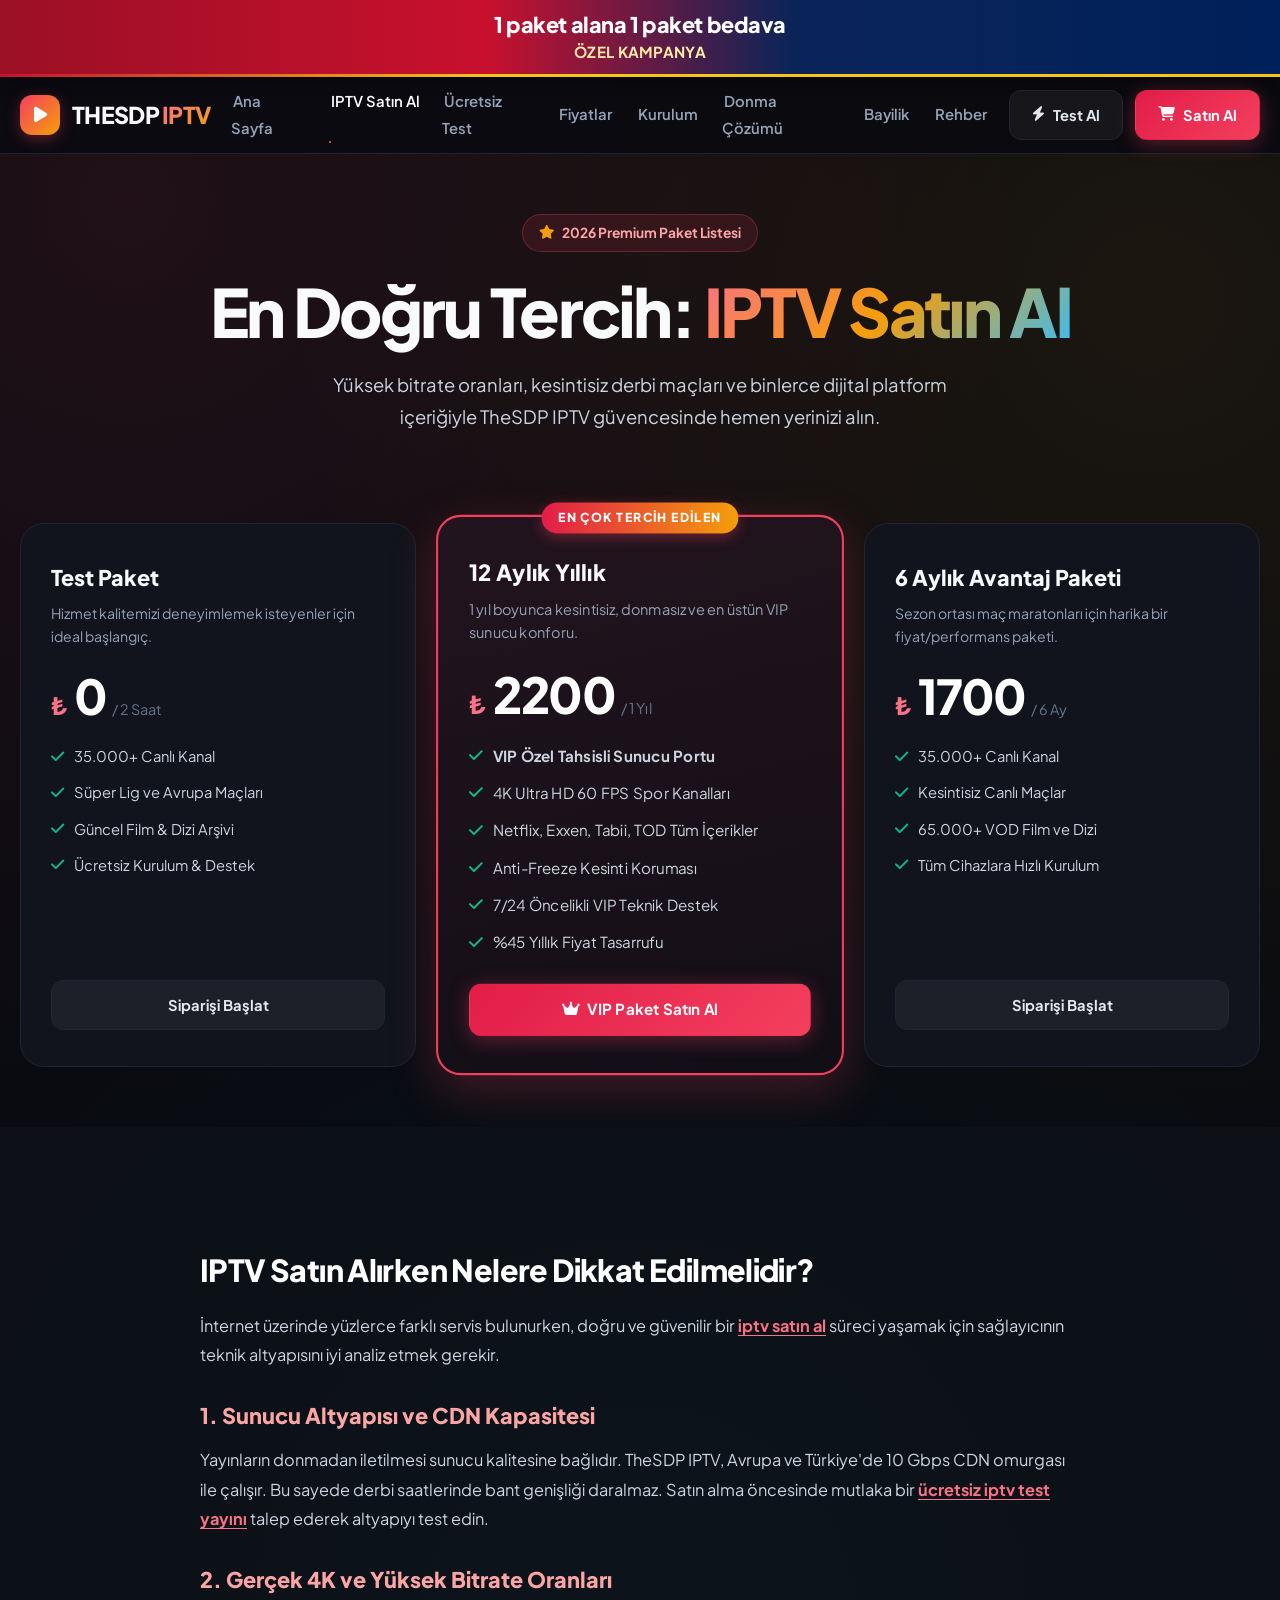
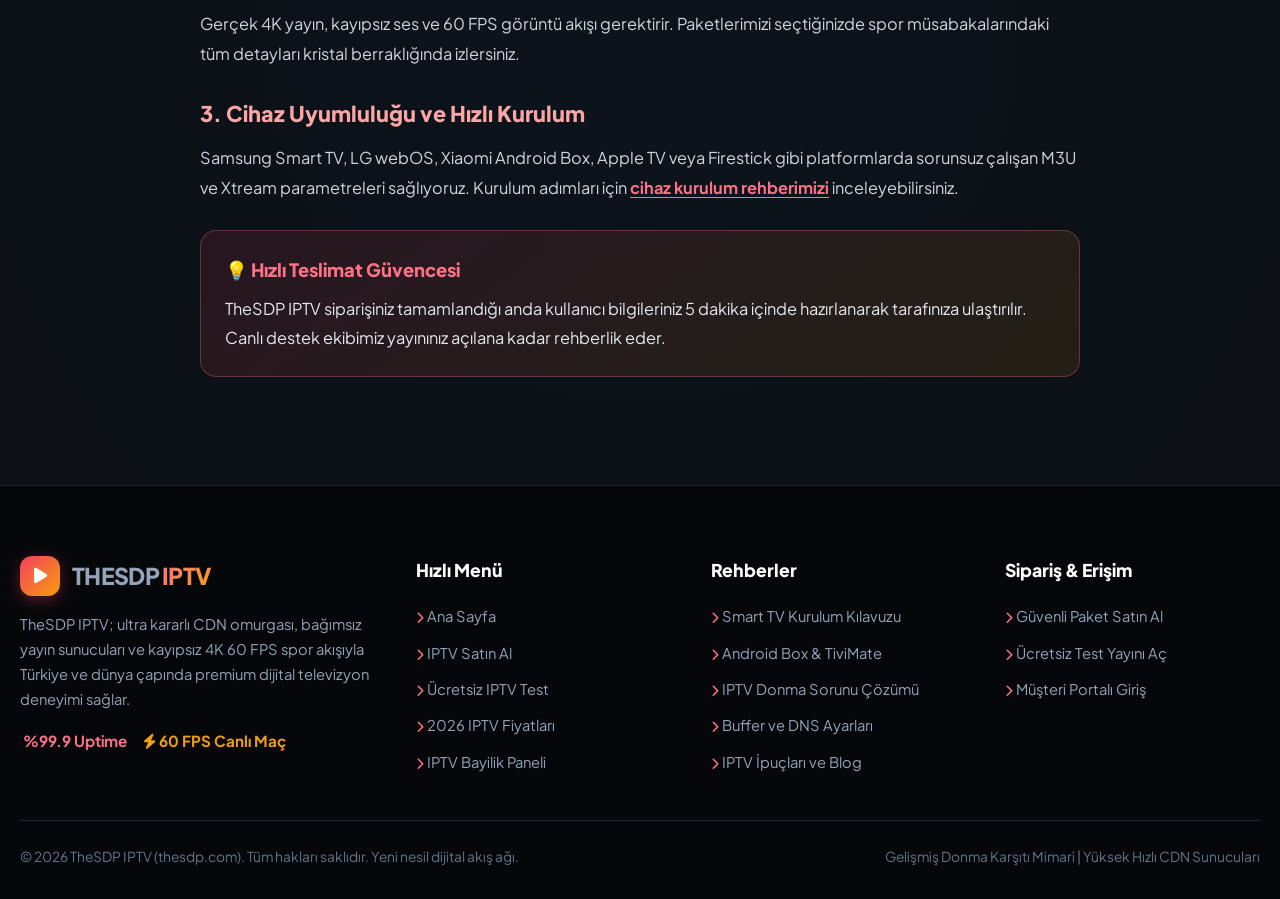
<file: iptv-satin-al.html>
<!DOCTYPE html>
<html lang="tr">
<head>
  <meta charset="UTF-8">
  <meta name="viewport" content="width=device-width, initial-scale=1.0">
  <title>IPTV Satın Al | TheSDP IPTV Donmasız 4K Paketler 2026</title>
  <meta name="description" content="En iyi IPTV satın al paketleri! TheSDP IPTV ile maçlarda donmayan 4K yayın kalitesi, hızlı aktivasyon, ücretsiz kurulum ve 7/24 kesintisiz destek.">
  <meta name="keywords" content="iptv satın al, thesdp iptv paketleri, en iyi iptv satın al, 4k iptv satın al, güvenilir iptv">
  <meta name="robots" content="index, follow, max-image-preview:large, max-snippet:-1">
  <meta property="og:title" content="IPTV Satın Al | TheSDP IPTV Donmasız 4K Paketler 2026">
  <meta property="og:description" content="En iyi IPTV satın al paketleri! TheSDP IPTV ile maçlarda donmayan 4K yayın kalitesi.">
  <meta property="og:url" content="https://thesdp.com/iptv-satin-al">
  <link rel="preconnect" href="https://fonts.googleapis.com">
  <link rel="preconnect" href="https://fonts.gstatic.com" crossorigin>
  <link href="https://fonts.googleapis.com/css2?family=Plus+Jakarta+Sans:wght@400;500;600;700;800;900&display=swap" rel="stylesheet">
  <link rel="stylesheet" href="https://cdnjs.cloudflare.com/ajax/libs/font-awesome/6.5.2/css/all.min.css">
  <link rel="stylesheet" href="/style.css?v=20261026">
<link rel="canonical" href="https://thesdp.com/iptv-satin-al.com/">
<link rel="icon" type="image/png" sizes="32x32" href="/favicon-32x32.png">
<link rel="icon" type="image/png" sizes="16x16" href="/favicon-16x16.png">
<link rel="apple-touch-icon" sizes="180x180" href="/apple-touch-icon.png">
<!-- Google tag (gtag.js) -->
<script async src="https://www.googletagmanager.com/gtag/js?id=G-MCZ16BH4PV"></script>
<script>
  window.dataLayer = window.dataLayer || [];
  function gtag(){dataLayer.push(arguments);}
  gtag('js', new Date());

  gtag('config', 'G-MCZ16BH4PV');
</script>
</head>
<body>
  <a class="derby-kampanya" href="/iptv-satin-al">
    <p class="derby-kampanya-teklif">1 paket alana 1 paket bedava</p>
    <p class="derby-kampanya-ad">Özel Kampanya</p>
  </a>
  <header class="site-header">
    <div class="container nav-wrap">
      <a href="/" class="logo" aria-label="TheSDP IPTV Ana Sayfa">
        <div class="logo-badge"><i class="fas fa-play"></i></div>
        <div>THESDP <span>IPTV</span></div>
      </a>
      <ul class="nav-links">
        <li><a href="/" class="">Ana Sayfa</a></li>
        <li><a href="/iptv-satin-al" class="active">IPTV Satın Al</a></li>
        <li><a href="/iptv-satin-al" class="">Ücretsiz Test</a></li>
        <li><a href="/iptv-fiyatlari" class="">Fiyatlar</a></li>
        <li><a href="/iptv-kurulumu" class="">Kurulum</a></li>
        <li><a href="/iptv-donma-cozumu" class="">Donma Çözümü</a></li>
        <li><a href="/iptv-bayilik" class="">Bayilik</a></li>
        <li><a href="/blog" class="">Rehber</a></li>
      </ul>
      <div class="header-actions">
        <a href="/iptv-satin-al" class="btn btn-secondary"><i class="fas fa-bolt"></i> Test Al</a>
        <a href="https://kaliteplayer12.com/iptv-satin-al" class="btn btn-primary"><i class="fas fa-shopping-cart"></i> Satın Al</a>
        <button class="mobile-toggle" id="mobileToggle" aria-label="Menüyü Aç"><i class="fas fa-bars"></i></button>
      </div>
    </div>
  </header>

  <div class="drawer-overlay" id="drawerOverlay"></div>
  <div class="mobile-drawer" id="mobileDrawer">
    <div class="drawer-header">
      <div class="logo">
        <div class="logo-badge"><i class="fas fa-play"></i></div>
        <div>THESDP <span>IPTV</span></div>
      </div>
      <button class="drawer-close" id="drawerClose" aria-label="Menüyü Kapat"><i class="fas fa-times"></i></button>
    </div>
    <ul class="drawer-links">
      <li><a href="/"><i class="fas fa-home"></i> Ana Sayfa</a></li>
      <li><a href="/iptv-satin-al"><i class="fas fa-tv"></i> IPTV Satın Al</a></li>
      <li><a href="/iptv-satin-al"><i class="fas fa-bolt"></i> Ücretsiz Test Yayını</a></li>
      <li><a href="/iptv-fiyatlari"><i class="fas fa-tags"></i> 2026 Paket Fiyatları</a></li>
      <li><a href="/iptv-kurulumu"><i class="fas fa-tools"></i> Cihaz Kurulum Rehberi</a></li>
      <li><a href="/iptv-donma-cozumu"><i class="fas fa-shield-alt"></i> Donma ve Buffer Çözümü</a></li>
      <li><a href="/iptv-bayilik"><i class="fas fa-handshake"></i> Bayilik & Reseller Panel</a></li>
      <li><a href="/blog"><i class="fas fa-book-open"></i> Bilgi Bankası / Blog</a></li>
    </ul>
    <div style="margin-top:30px; display:flex; flex-direction:column; gap:10px;">
      <a href="/iptv-satin-al" class="btn btn-secondary" style="width:100%"><i class="fas fa-bolt"></i> Ücretsiz Test Al</a>
      <a href="https://kaliteplayer12.com/iptv-satin-al" class="btn btn-primary" style="width:100%"><i class="fas fa-shopping-cart"></i> Hemen Satın Al</a>
    </div>
  </div>

  <section class="hero-section" style="padding:60px 0 40px;">
    <div class="container text-center" style="text-align:center;">
      <span class="hero-badge"><i class="fas fa-star"></i> 2026 Premium Paket Listesi</span>
      <h1 class="hero-title">En Doğru Tercih: <span class="gradient-text">IPTV Satın Al</span></h1>
      <p class="hero-lead" style="margin:0 auto 30px;">
        Yüksek bitrate oranları, kesintisiz derbi maçları ve binlerce dijital platform içeriğiyle TheSDP IPTV güvencesinde hemen yerinizi alın.
      </p>
    </div>
  </section>

  <section style="padding:20px 0 60px;">
    <div class="container">
      <div class="pricing-grid">
        <div class="price-card">
          <div class="price-header">
            <h3>Test Paket</h3>
            <p>Hizmet kalitemizi deneyimlemek isteyenler için ideal başlangıç.</p>
          </div>
          <div class="price-amount">
            <span class="currency">₺</span>
            <span class="num">0</span>
            <span class="period">/ 2 Saat</span>
          </div>
          <ul class="price-features">
            <li><i class="fas fa-check"></i> 35.000+ Canlı Kanal</li>
            <li><i class="fas fa-check"></i> Süper Lig ve Avrupa Maçları</li>
            <li><i class="fas fa-check"></i> Güncel Film & Dizi Arşivi</li>
            <li><i class="fas fa-check"></i> Ücretsiz Kurulum & Destek</li>
          </ul>
          <a href="https://kaliteplayer12.com/iptv-test#iptv-test-al" class="btn btn-secondary" style="width:100%">Siparişi Başlat</a>
        </div>

        <div class="price-card featured">
          <span class="price-badge">EN ÇOK TERCİH EDİLEN</span>
          <div class="price-header">
            <h3>12 Aylık Yıllık</h3>
            <p>1 yıl boyunca kesintisiz, donmasız ve en üstün VIP sunucu konforu.</p>
          </div>
          <div class="price-amount">
            <span class="currency">₺</span>
            <span class="num">2200</span>
            <span class="period">/ 1 Yıl</span>
          </div>
          <ul class="price-features">
            <li><i class="fas fa-check"></i> <strong>VIP Özel Tahsisli Sunucu Portu</strong></li>
            <li><i class="fas fa-check"></i> 4K Ultra HD 60 FPS Spor Kanalları</li>
            <li><i class="fas fa-check"></i> Netflix, Exxen, Tabii, TOD Tüm İçerikler</li>
            <li><i class="fas fa-check"></i> Anti-Freeze Kesinti Koruması</li>
            <li><i class="fas fa-check"></i> 7/24 Öncelikli VIP Teknik Destek</li>
            <li><i class="fas fa-check"></i> %45 Yıllık Fiyat Tasarrufu</li>
          </ul>
          <a href="https://kaliteplayer12.com/buy?id=cmjshmkic0001s1wfrwg6wyba" class="btn btn-primary" style="width:100%"><i class="fas fa-crown"></i> VIP Paket Satın Al</a>
        </div>

        <div class="price-card">
          <div class="price-header">
            <h3>6 Aylık Avantaj Paketi</h3>
            <p>Sezon ortası maç maratonları için harika bir fiyat/performans paketi.</p>
          </div>
          <div class="price-amount">
            <span class="currency">₺</span>
            <span class="num">1700</span>
            <span class="period">/ 6 Ay</span>
          </div>
          <ul class="price-features">
            <li><i class="fas fa-check"></i> 35.000+ Canlı Kanal</li>
            <li><i class="fas fa-check"></i> Kesintisiz Canlı Maçlar</li>
            <li><i class="fas fa-check"></i> 65.000+ VOD Film ve Dizi</li>
            <li><i class="fas fa-check"></i> Tüm Cihazlara Hızlı Kurulum</li>
          </ul>
          <a href="https://kaliteplayer12.com/buy?id=cmjshll1v0000s1wfawdnpfgv" class="btn btn-secondary" style="width:100%">Siparişi Başlat</a>
        </div>
      </div>
    </div>
  </section>

  <section style="background: rgba(17, 20, 29, 0.5);">
    <div class="container article-container">
      <div class="article-body">
        <h2>IPTV Satın Alırken Nelere Dikkat Edilmelidir?</h2>
        <p>
          İnternet üzerinde yüzlerce farklı servis bulunurken, doğru ve güvenilir bir <a href="/iptv-satin-al" class="intext-link">iptv satın al</a> süreci yaşamak için sağlayıcının teknik altyapısını iyi analiz etmek gerekir.
        </p>

        <h3>1. Sunucu Altyapısı ve CDN Kapasitesi</h3>
        <p>
          Yayınların donmadan iletilmesi sunucu kalitesine bağlıdır. TheSDP IPTV, Avrupa ve Türkiye'de 10 Gbps CDN omurgası ile çalışır. Bu sayede derbi saatlerinde bant genişliği daralmaz. Satın alma öncesinde mutlaka bir <a href="/iptv-satin-al" class="intext-link">ücretsiz iptv test yayını</a> talep ederek altyapıyı test edin.
        </p>

        <h3>2. Gerçek 4K ve Yüksek Bitrate Oranları</h3>
        <p>
          Gerçek 4K yayın, kayıpsız ses ve 60 FPS görüntü akışı gerektirir. Paketlerimizi seçtiğinizde spor müsabakalarındaki tüm detayları kristal berraklığında izlersiniz.
        </p>

        <h3>3. Cihaz Uyumluluğu ve Hızlı Kurulum</h3>
        <p>
          Samsung Smart TV, LG webOS, Xiaomi Android Box, Apple TV veya Firestick gibi platformlarda sorunsuz çalışan M3U ve Xtream parametreleri sağlıyoruz. Kurulum adımları için <a href="/iptv-kurulumu" class="intext-link">cihaz kurulum rehberimizi</a> inceleyebilirsiniz.
        </p>

        <div class="callout-box">
          <h4>💡 Hızlı Teslimat Güvencesi</h4>
          <p>TheSDP IPTV siparişiniz tamamlandığı anda kullanıcı bilgileriniz 5 dakika içinde hazırlanarak tarafınıza ulaştırılır. Canlı destek ekibimiz yayınınız açılana kadar rehberlik eder.</p>
        </div>
      </div>
    </div>
  </section>

  <footer class="site-footer">
    <div class="container footer-grid">
      <div class="footer-col">
        <div class="logo" style="margin-bottom:16px;">
          <div class="logo-badge"><i class="fas fa-play"></i></div>
          <div>THESDP <span>IPTV</span></div>
        </div>
        <p style="font-size:0.92rem; color:var(--text-muted); line-height:1.7; margin-bottom:16px;">
          TheSDP IPTV; ultra kararlı CDN omurgası, bağımsız yayın sunucuları ve kayıpsız 4K 60 FPS spor akışıyla Türkiye ve dünya çapında premium dijital televizyon deneyimi sağlar.
        </p>
        <div style="display:flex; gap:16px; font-size:0.95rem; font-weight:700;">
          <span style="color:#fb7185"><i class="fas fa-shield-check"></i> %99.9 Uptime</span>
          <span style="color:#f59e0b"><i class="fas fa-bolt"></i> 60 FPS Canlı Maç</span>
        </div>
      </div>
      <div class="footer-col">
        <h4>Hızlı Menü</h4>
        <ul>
          <li><a href="/"><i class="fas fa-chevron-right" style="font-size:0.75rem; color:#fb7185"></i> Ana Sayfa</a></li>
          <li><a href="/iptv-satin-al"><i class="fas fa-chevron-right" style="font-size:0.75rem; color:#fb7185"></i> IPTV Satın Al</a></li>
          <li><a href="/iptv-satin-al"><i class="fas fa-chevron-right" style="font-size:0.75rem; color:#fb7185"></i> Ücretsiz IPTV Test</a></li>
          <li><a href="/iptv-fiyatlari"><i class="fas fa-chevron-right" style="font-size:0.75rem; color:#fb7185"></i> 2026 IPTV Fiyatları</a></li>
          <li><a href="/iptv-bayilik"><i class="fas fa-chevron-right" style="font-size:0.75rem; color:#fb7185"></i> IPTV Bayilik Paneli</a></li>
        </ul>
      </div>
      <div class="footer-col">
        <h4>Rehberler</h4>
        <ul>
          <li><a href="/iptv-kurulumu"><i class="fas fa-chevron-right" style="font-size:0.75rem; color:#fb7185"></i> Smart TV Kurulum Kılavuzu</a></li>
          <li><a href="/iptv-kurulumu#android"><i class="fas fa-chevron-right" style="font-size:0.75rem; color:#fb7185"></i> Android Box & TiviMate</a></li>
          <li><a href="/iptv-donma-cozumu"><i class="fas fa-chevron-right" style="font-size:0.75rem; color:#fb7185"></i> IPTV Donma Sorunu Çözümü</a></li>
          <li><a href="/iptv-donma-cozumu#buffer"><i class="fas fa-chevron-right" style="font-size:0.75rem; color:#fb7185"></i> Buffer ve DNS Ayarları</a></li>
          <li><a href="/blog"><i class="fas fa-chevron-right" style="font-size:0.75rem; color:#fb7185"></i> IPTV İpuçları ve Blog</a></li>
        </ul>
      </div>
      <div class="footer-col">
        <h4>Sipariş & Erişim</h4>
        <ul>
          <li><a href="https://kaliteplayer12.com/iptv-satin-al"><i class="fas fa-chevron-right" style="font-size:0.75rem; color:#fb7185"></i> Güvenli Paket Satın Al</a></li>
          <li><a href="https://kaliteplayer12.com/iptv-satin-al"><i class="fas fa-chevron-right" style="font-size:0.75rem; color:#fb7185"></i> Ücretsiz Test Yayını Aç</a></li>
          <li><a href="https://kaliteplayer12.com/"><i class="fas fa-chevron-right" style="font-size:0.75rem; color:#fb7185"></i> Müşteri Portalı Giriş</a></li>
        </ul>
      </div>
    </div>
    <div class="container footer-bottom">
      <div>© 2026 TheSDP IPTV (thesdp.com). Tüm hakları saklıdır. Yeni nesil dijital akış ağı.</div>
      <div>Gelişmiş Donma Karşıtı Mimari | Yüksek Hızlı CDN Sunucuları</div>
    </div>
  </footer>
  <script src="/main.js"></script>
</body>
</html>
</file>
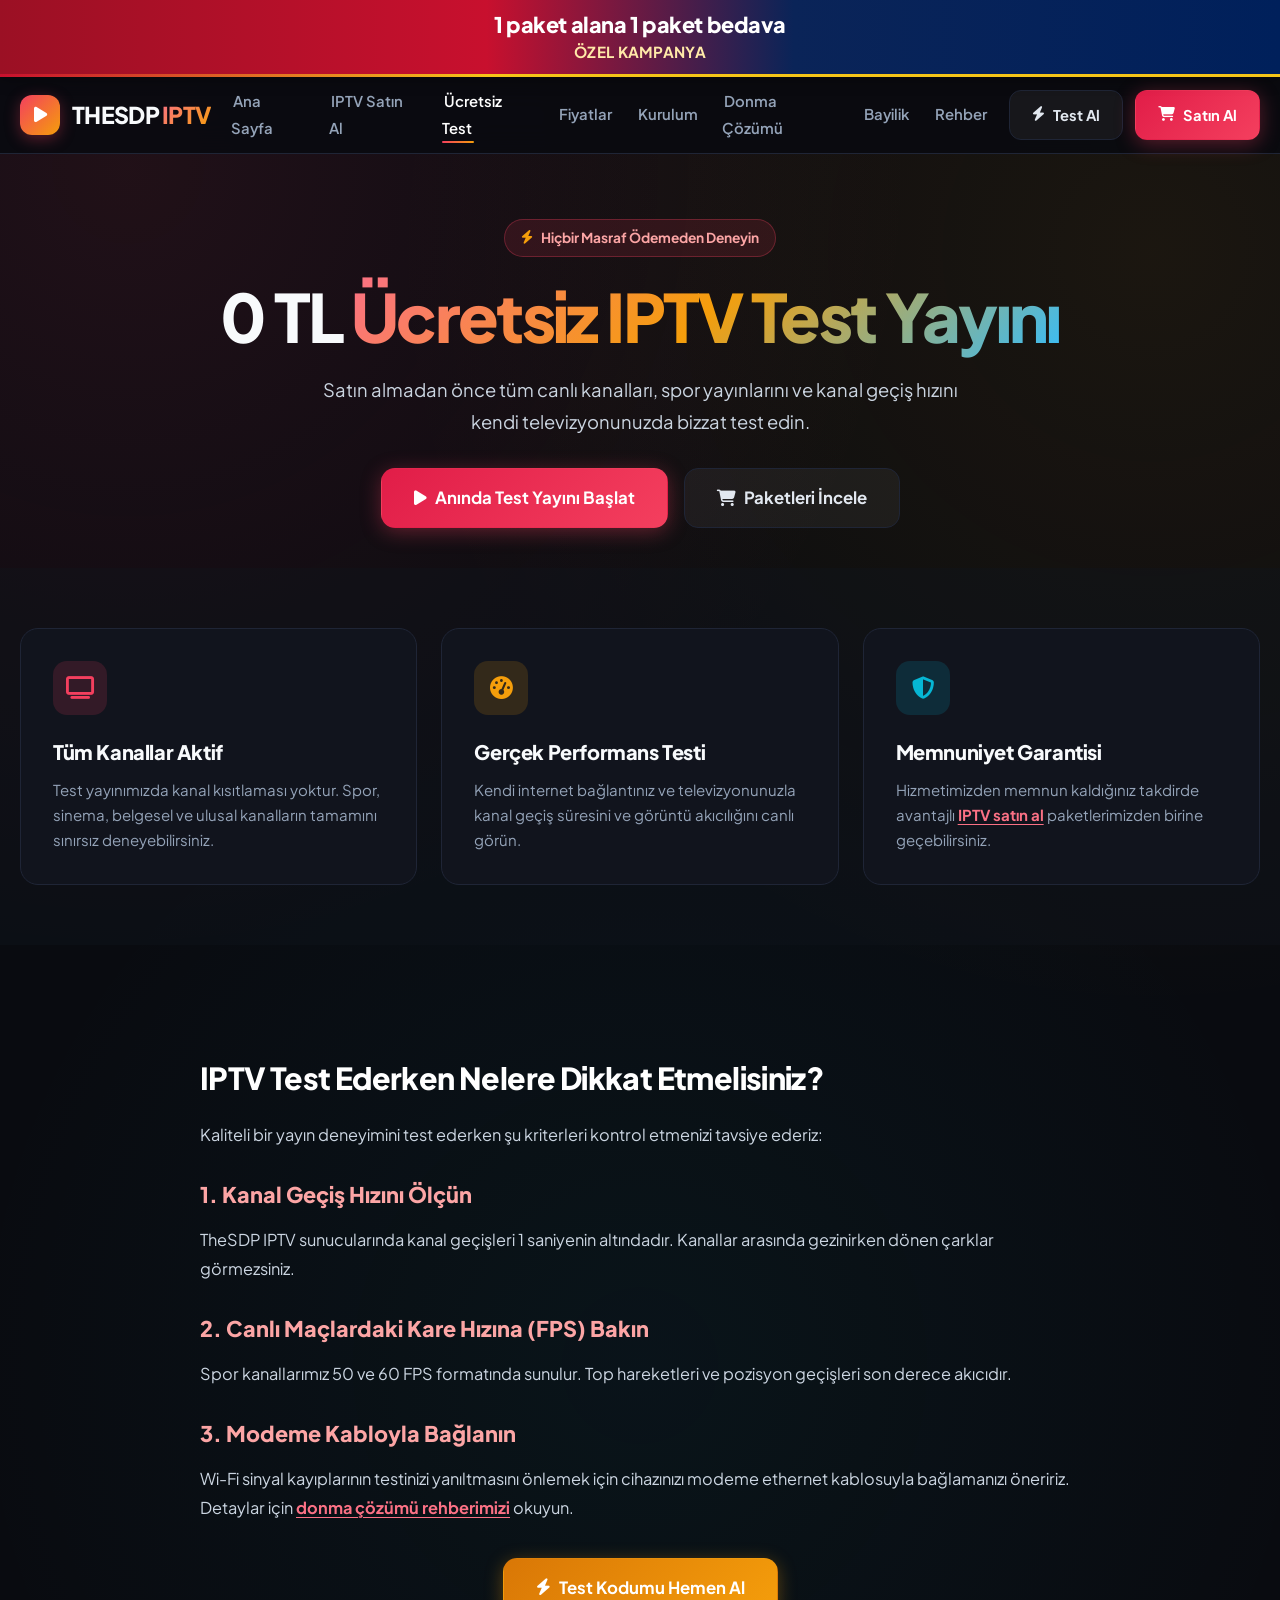
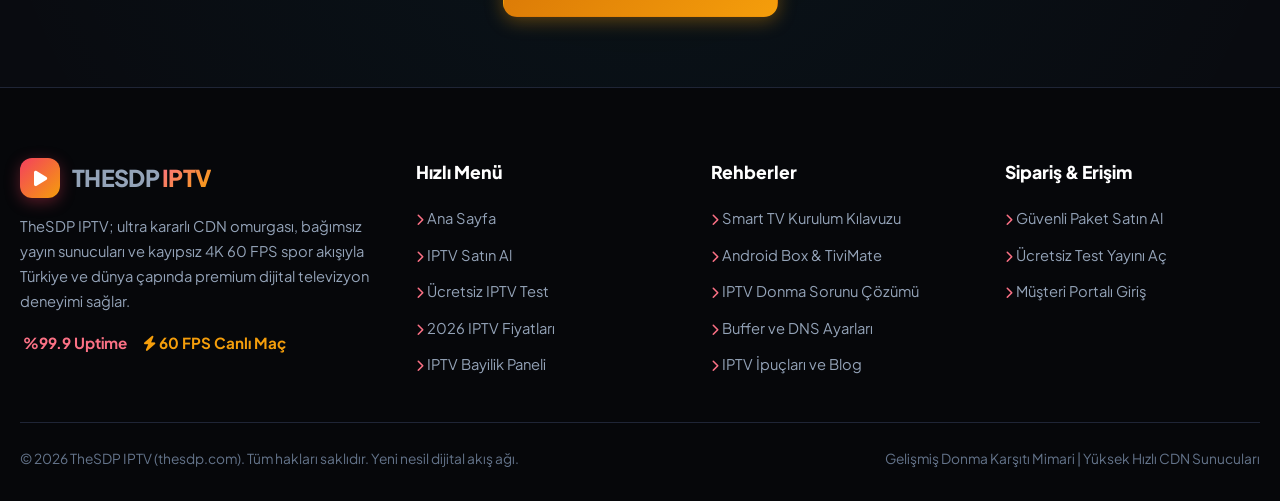
<file: iptv-test.html>
<!DOCTYPE html>
<html lang="tr">
<head>
  <meta charset="UTF-8">
  <meta name="viewport" content="width=device-width, initial-scale=1.0">
  <title>Ücretsiz IPTV Test Al | TheSDP IPTV 0 TL Deneme Yayını</title>
  <meta name="description" content="TheSDP IPTV ücretsiz test yayını ile sunucu kalitemizi kendi cihazınızda test edin! 4K donmasız canlı maçlar, tüm spor kanalları ve anında aktivasyon.">
  <meta name="keywords" content="iptv test, ücretsiz iptv test, thesdp test, iptv test al, iptv deneme yayını, donmasız iptv test">
  <meta name="robots" content="index, follow, max-image-preview:large, max-snippet:-1">
  <meta property="og:title" content="Ücretsiz IPTV Test Al | TheSDP IPTV 0 TL Deneme Yayını">
  <meta property="og:description" content="TheSDP IPTV ücretsiz test yayını ile sunucu kalitemizi kendi cihazınızda test edin! 4K donmasız canlı maçlar.">
  <meta property="og:url" content="https://thesdp.com/iptv-test">
  <link rel="preconnect" href="https://fonts.googleapis.com">
  <link rel="preconnect" href="https://fonts.gstatic.com" crossorigin>
  <link href="https://fonts.googleapis.com/css2?family=Plus+Jakarta+Sans:wght@400;500;600;700;800;900&display=swap" rel="stylesheet">
  <link rel="stylesheet" href="https://cdnjs.cloudflare.com/ajax/libs/font-awesome/6.5.2/css/all.min.css">
  <link rel="stylesheet" href="/style.css?v=20261026">
  <link rel="canonical" href="https://thesdp.com/iptv-test.com">
  <link rel="icon" type="image/png" sizes="32x32" href="/favicon-32x32.png">
  <link rel="icon" type="image/png" sizes="16x16" href="/favicon-16x16.png">
  <link rel="apple-touch-icon" sizes="180x180" href="/apple-touch-icon.png">
  
<!-- Google tag (gtag.js) -->
<script async src="https://www.googletagmanager.com/gtag/js?id=G-MCZ16BH4PV"></script>
<script>
  window.dataLayer = window.dataLayer || [];
  function gtag(){dataLayer.push(arguments);}
  gtag('js', new Date());

  gtag('config', 'G-MCZ16BH4PV');
  
</script>
  
</head>
<body>
  <a class="derby-kampanya" href="/iptv-satin-al">
    <p class="derby-kampanya-teklif">1 paket alana 1 paket bedava</p>
    <p class="derby-kampanya-ad">Özel Kampanya</p>
  </a>
  <header class="site-header">
    <div class="container nav-wrap">
      <a href="/" class="logo" aria-label="TheSDP IPTV Ana Sayfa">
        <div class="logo-badge"><i class="fas fa-play"></i></div>
        <div>THESDP <span>IPTV</span></div>
      </a>
      <ul class="nav-links">
        <li><a href="/" class="">Ana Sayfa</a></li>
        <li><a href="/iptv-satin-al" class="">IPTV Satın Al</a></li>
        <li><a href="/iptv-test" class="active">Ücretsiz Test</a></li>
        <li><a href="/iptv-fiyatlari" class="">Fiyatlar</a></li>
        <li><a href="/iptv-kurulumu" class="">Kurulum</a></li>
        <li><a href="/iptv-donma-cozumu" class="">Donma Çözümü</a></li>
        <li><a href="/iptv-bayilik" class="">Bayilik</a></li>
        <li><a href="/blog" class="">Rehber</a></li>
      </ul>
      <div class="header-actions">
        <a href="/iptv-test" class="btn btn-secondary"><i class="fas fa-bolt"></i> Test Al</a>
        <a href="https://kaliteplayer12.com/iptv-satin-al" class="btn btn-primary"><i class="fas fa-shopping-cart"></i> Satın Al</a>
        <button class="mobile-toggle" id="mobileToggle" aria-label="Menüyü Aç"><i class="fas fa-bars"></i></button>
      </div>
    </div>

  </header>

  <div class="drawer-overlay" id="drawerOverlay"></div>
  <div class="mobile-drawer" id="mobileDrawer">
    <div class="drawer-header">
      <div class="logo">
        <div class="logo-badge"><i class="fas fa-play"></i></div>
        <div>THESDP <span>IPTV</span></div>
      </div>
      <button class="drawer-close" id="drawerClose" aria-label="Menüyü Kapat"><i class="fas fa-times"></i></button>
    </div>
    <ul class="drawer-links">
      <li><a href="/"><i class="fas fa-home"></i> Ana Sayfa</a></li>
      <li><a href="/iptv-satin-al"><i class="fas fa-tv"></i> IPTV Satın Al</a></li>
      <li><a href="/iptv-test"><i class="fas fa-bolt"></i> Ücretsiz Test Yayını</a></li>
      <li><a href="/iptv-fiyatlari"><i class="fas fa-tags"></i> 2026 Paket Fiyatları</a></li>
      <li><a href="/iptv-kurulumu"><i class="fas fa-tools"></i> Cihaz Kurulum Rehberi</a></li>
      <li><a href="/iptv-donma-cozumu"><i class="fas fa-shield-alt"></i> Donma ve Buffer Çözümü</a></li>
      <li><a href="/iptv-bayilik"><i class="fas fa-handshake"></i> Bayilik & Reseller Panel</a></li>
      <li><a href="/blog"><i class="fas fa-book-open"></i> Bilgi Bankası / Blog</a></li>
    </ul>
    <div style="margin-top:30px; display:flex; flex-direction:column; gap:10px;">
      <a href="/iptv-test" class="btn btn-secondary" style="width:100%"><i class="fas fa-bolt"></i> Ücretsiz Test Al</a>
      <a href="https://kaliteplayer12.com/iptv-satin-al" class="btn btn-primary" style="width:100%"><i class="fas fa-shopping-cart"></i> Hemen Satın Al</a>
    </div>
  </div>

  <section class="hero-section" style="padding:65px 0 40px;">
    <div class="container text-center" style="text-align:center;">
      <span class="hero-badge"><i class="fas fa-bolt"></i> Hiçbir Masraf Ödemeden Deneyin</span>
      <h1 class="hero-title">0 TL <span class="gradient-text">Ücretsiz IPTV Test Yayını</span></h1>
      <p class="hero-lead" style="margin:0 auto 30px;">
        Satın almadan önce tüm canlı kanalları, spor yayınlarını ve kanal geçiş hızını kendi televizyonunuzda bizzat test edin.
      </p>
      <div class="test-cta">
        <a href="https://kaliteplayer12.com/iptv-test" class="btn btn-primary btn-lg"><i class="fas fa-play"></i> Anında Test Yayını Başlat</a>
        <a href="/iptv-satin-al" class="btn btn-secondary btn-lg"><i class="fas fa-shopping-cart"></i> Paketleri İncele</a>
      </div>
    </div>
  </section>

  <section style="background: rgba(17, 20, 29, 0.4); padding:60px 0;">
    <div class="container">
      <div class="grid-3">
        <div class="feature-card">
          <div class="feature-icon crimson"><i class="fas fa-tv"></i></div>
          <h3>Tüm Kanallar Aktif</h3>
          <p>Test yayınımızda kanal kısıtlaması yoktur. Spor, sinema, belgesel ve ulusal kanalların tamamını sınırsız deneyebilirsiniz.</p>
        </div>
        <div class="feature-card">
          <div class="feature-icon amber"><i class="fas fa-tachometer-alt"></i></div>
          <h3>Gerçek Performans Testi</h3>
          <p>Kendi internet bağlantınız ve televizyonunuzla kanal geçiş süresini ve görüntü akıcılığını canlı görün.</p>
        </div>
        <div class="feature-card">
          <div class="feature-icon cyan"><i class="fas fa-shield-alt"></i></div>
          <h3>Memnuniyet Garantisi</h3>
          <p>Hizmetimizden memnun kaldığınız takdirde avantajlı <a href="/iptv-satin-al" class="intext-link">IPTV satın al</a> paketlerimizden birine geçebilirsiniz.</p>
        </div>
      </div>
    </div>
  </section>

  <section style="padding:70px 0;">
    <div class="container article-container">
      <div class="article-body">
        <h2>IPTV Test Ederken Nelere Dikkat Etmelisiniz?</h2>
        <p>
          Kaliteli bir yayın deneyimini test ederken şu kriterleri kontrol etmenizi tavsiye ederiz:
        </p>

        <h3>1. Kanal Geçiş Hızını Ölçün</h3>
        <p>
          TheSDP IPTV sunucularında kanal geçişleri 1 saniyenin altındadır. Kanallar arasında gezinirken dönen çarklar görmezsiniz.
        </p>

        <h3>2. Canlı Maçlardaki Kare Hızına (FPS) Bakın</h3>
        <p>
          Spor kanallarımız 50 ve 60 FPS formatında sunulur. Top hareketleri ve pozisyon geçişleri son derece akıcıdır.
        </p>

        <h3>3. Modeme Kabloyla Bağlanın</h3>
        <p>
          Wi-Fi sinyal kayıplarının testinizi yanıltmasını önlemek için cihazınızı modeme ethernet kablosuyla bağlamanızı öneririz. Detaylar için <a href="/iptv-donma-cozumu" class="intext-link">donma çözümü rehberimizi</a> okuyun.
        </p>

        <div style="text-align:center; margin-top:35px;">
          <a href="https://kaliteplayer12.com/iptv-test#iptv-test-al" class="btn btn-amber btn-lg"><i class="fas fa-bolt"></i> Test Kodumu Hemen Al</a>
        </div>
      </div>
    </div>
  </section>

  <footer class="site-footer">
    <div class="container footer-grid">
      <div class="footer-col">
        <div class="logo" style="margin-bottom:16px;">
          <div class="logo-badge"><i class="fas fa-play"></i></div>
          <div>THESDP <span>IPTV</span></div>
        </div>
        <p style="font-size:0.92rem; color:var(--text-muted); line-height:1.7; margin-bottom:16px;">
          TheSDP IPTV; ultra kararlı CDN omurgası, bağımsız yayın sunucuları ve kayıpsız 4K 60 FPS spor akışıyla Türkiye ve dünya çapında premium dijital televizyon deneyimi sağlar.
        </p>
        <div style="display:flex; gap:16px; font-size:0.95rem; font-weight:700;">
          <span style="color:#fb7185"><i class="fas fa-shield-check"></i> %99.9 Uptime</span>
          <span style="color:#f59e0b"><i class="fas fa-bolt"></i> 60 FPS Canlı Maç</span>
        </div>
      </div>
      <div class="footer-col">
        <h4>Hızlı Menü</h4>
        <ul>
          <li><a href="/"><i class="fas fa-chevron-right" style="font-size:0.75rem; color:#fb7185"></i> Ana Sayfa</a></li>
          <li><a href="/iptv-satin-al"><i class="fas fa-chevron-right" style="font-size:0.75rem; color:#fb7185"></i> IPTV Satın Al</a></li>
          <li><a href="/iptv-test"><i class="fas fa-chevron-right" style="font-size:0.75rem; color:#fb7185"></i> Ücretsiz IPTV Test</a></li>
          <li><a href="/iptv-fiyatlari"><i class="fas fa-chevron-right" style="font-size:0.75rem; color:#fb7185"></i> 2026 IPTV Fiyatları</a></li>
          <li><a href="/iptv-bayilik"><i class="fas fa-chevron-right" style="font-size:0.75rem; color:#fb7185"></i> IPTV Bayilik Paneli</a></li>
        </ul>
      </div>
      <div class="footer-col">
        <h4>Rehberler</h4>
        <ul>
          <li><a href="/iptv-kurulumu"><i class="fas fa-chevron-right" style="font-size:0.75rem; color:#fb7185"></i> Smart TV Kurulum Kılavuzu</a></li>
          <li><a href="/iptv-kurulumu#android"><i class="fas fa-chevron-right" style="font-size:0.75rem; color:#fb7185"></i> Android Box & TiviMate</a></li>
          <li><a href="/iptv-donma-cozumu"><i class="fas fa-chevron-right" style="font-size:0.75rem; color:#fb7185"></i> IPTV Donma Sorunu Çözümü</a></li>
          <li><a href="/iptv-donma-cozumu#buffer"><i class="fas fa-chevron-right" style="font-size:0.75rem; color:#fb7185"></i> Buffer ve DNS Ayarları</a></li>
          <li><a href="/blog"><i class="fas fa-chevron-right" style="font-size:0.75rem; color:#fb7185"></i> IPTV İpuçları ve Blog</a></li>
        </ul>
      </div>
      <div class="footer-col">
        <h4>Sipariş & Erişim</h4>
        <ul>
          <li><a href="https://kaliteplayer12.com/iptv-satin-al"><i class="fas fa-chevron-right" style="font-size:0.75rem; color:#fb7185"></i> Güvenli Paket Satın Al</a></li>
          <li><a href="https://kaliteplayer12.com/iptv-test"><i class="fas fa-chevron-right" style="font-size:0.75rem; color:#fb7185"></i> Ücretsiz Test Yayını Aç</a></li>
          <li><a href="https://kaliteplayer12.com/"><i class="fas fa-chevron-right" style="font-size:0.75rem; color:#fb7185"></i> Müşteri Portalı Giriş</a></li>
        </ul>
      </div>
    </div>
    <div class="container footer-bottom">
      <div>© 2026 TheSDP IPTV (thesdp.com). Tüm hakları saklıdır. Yeni nesil dijital akış ağı.</div>
      <div>Gelişmiş Donma Karşıtı Mimari | Yüksek Hızlı CDN Sunucuları</div>
    </div>
  </footer>
  <script src="/main.js"></script>
</body>
</html>
</file>
<file: style.css>
/* TheSDP IPTV - Cyber Crimson & Obsidian Theme */
:root {
  --bg: #090b10;
  --surface: #11141d;
  --surface-hover: #171b26;
  --surface-border: #1f2536;
  --primary: #f43f5e;
  --primary-glow: rgba(244, 63, 94, 0.35);
  --accent: #f59e0b;
  --accent-glow: rgba(245, 158, 11, 0.35);
  --cyan: #06b6d4;
  --emerald: #10b981;
  --text: #f8fafc;
  --text-muted: #94a3b8;
  --text-dim: #64748b;
  --max-w: 1240px;
  --radius: 18px;
  --transition: all 0.25s cubic-bezier(0.4, 0, 0.2, 1);
}

* { box-sizing: border-box; margin: 0; padding: 0; }
html {
  scroll-behavior: smooth;
  font-family: 'Plus Jakarta Sans', system-ui, sans-serif;
  background-color: var(--bg);
  color: var(--text);
  line-height: 1.65;
}
body {
  background: 
    radial-gradient(circle at 10% 8%, rgba(244, 63, 94, 0.10), transparent 35%),
    radial-gradient(circle at 90% 12%, rgba(245, 158, 11, 0.08), transparent 35%),
    radial-gradient(circle at 50% 65%, rgba(6, 182, 212, 0.05), transparent 45%),
    var(--bg);
  min-height: 100vh;
  overflow-x: hidden;
}
a { color: inherit; text-decoration: none; transition: var(--transition); }
img { max-width: 100%; height: auto; }
.container { width: min(var(--max-w), calc(100% - 40px)); margin: 0 auto; }

.derby-kampanya {
  position: relative;
  z-index: 1100;
  display: flex;
  flex-direction: column;
  align-items: center;
  justify-content: center;
  gap: 6px;
  width: 100%;
  padding: 10px 16px 13px;
  text-align: center;
  text-decoration: none;
  color: #fff;
  background: linear-gradient(90deg, #9b1024 0%, #c8102e 38%, #0a2458 62%, #00205b 100%);
  box-shadow: 0 2px 14px rgba(0, 0, 0, 0.35);
}
.derby-kampanya::after {
  content: "";
  position: absolute;
  left: 0;
  right: 0;
  bottom: 0;
  height: 3px;
  background: linear-gradient(90deg, #c8102e 0%, #f5c518 38%, #f5c518 62%, #f5c518 100%);
}
.derby-kampanya-teklif,
.derby-kampanya-ad {
  margin: 0;
  max-width: 100%;
}
.derby-kampanya-teklif {
  font-size: clamp(1rem, 2.8vw, 1.35rem);
  font-weight: 900;
  line-height: 1.2;
  letter-spacing: -0.02em;
  color: #fff;
}
.derby-kampanya-ad {
  font-size: clamp(0.72rem, 2.1vw, 0.95rem);
  font-weight: 700;
  line-height: 1.3;
  letter-spacing: 0.02em;
  text-transform: uppercase;
  color: #ffe9a8;
}
@media (min-width: 768px) {
  .derby-kampanya { padding: 12px 24px 15px; gap: 4px; }
}
@media (max-width: 480px) {
  .derby-kampanya { padding: 8px 12px 11px; gap: 4px; }
  .derby-kampanya-ad { letter-spacing: 0; }
}

header.site-header {
  position: sticky; top: 0; z-index: 1000;
  background: rgba(9, 11, 16, 0.90);
  backdrop-filter: blur(16px);
  -webkit-backdrop-filter: blur(16px);
  border-bottom: 1px solid var(--surface-border);
}
.nav-wrap {
  display: flex; align-items: center; justify-content: space-between;
  min-height: 76px; gap: 20px;
}
.logo {
  display: flex; align-items: center; gap: 12px;
  font-size: 1.45rem; font-weight: 900; letter-spacing: -0.03em;
  white-space: nowrap; flex-shrink: 0;
}
.logo-badge {
  width: 40px; height: 40px; border-radius: 12px;
  background: linear-gradient(135deg, var(--primary), var(--accent));
  display: flex; align-items: center; justify-content: center;
  color: #fff; font-size: 1.1rem; box-shadow: 0 4px 15px var(--primary-glow);
}
.logo span {
  background: linear-gradient(135deg, #fb7185, #f59e0b);
  -webkit-background-clip: text; -webkit-text-fill-color: transparent;
}
.nav-links { display: flex; align-items: center; gap: 22px; list-style: none; }
.nav-links a {
  font-size: 0.93rem; font-weight: 600; color: var(--text-muted);
  position: relative; padding: 6px 2px;
}
.nav-links a:hover, .nav-links a.active { color: #fff; }
.nav-links a.active::after {
  content: ''; position: absolute; bottom: 0; left: 0; width: 100%; height: 2px;
  background: linear-gradient(90deg, var(--primary), var(--accent));
  border-radius: 2px;
}
.header-actions { display: flex; align-items: center; gap: 12px; }

.btn {
  display: inline-flex; align-items: center; justify-content: center;
  gap: 8px; padding: 12px 22px; border-radius: 12px;
  font-weight: 700; font-size: 0.92rem; cursor: pointer;
  border: 1px solid transparent; transition: var(--transition);
  text-align: center; white-space: nowrap;
}
.btn-primary {
  background: linear-gradient(135deg, #e11d48, #f43f5e);
  color: #fff; box-shadow: 0 4px 20px var(--primary-glow);
}
.btn-primary:hover {
  transform: translateY(-2px); box-shadow: 0 8px 25px var(--primary-glow);
  filter: brightness(1.1);
}
.btn-amber {
  background: linear-gradient(135deg, #d97706, #f59e0b);
  color: #fff; box-shadow: 0 4px 18px var(--accent-glow);
}
.btn-amber:hover {
  transform: translateY(-2px); box-shadow: 0 8px 22px var(--accent-glow);
  filter: brightness(1.1);
}
.btn-secondary {
  background: rgba(255, 255, 255, 0.05); color: #e2e8f0;
  border: 1px solid var(--surface-border);
}
.btn-secondary:hover {
  background: rgba(255, 255, 255, 0.1);
  border-color: rgba(255, 255, 255, 0.2); transform: translateY(-2px);
}
.btn-outline-primary {
  background: transparent; color: #fb7185;
  border: 1px solid rgba(251, 113, 133, 0.4);
}
.btn-outline-primary:hover {
  background: rgba(244, 63, 94, 0.12); border-color: #f43f5e;
}
.btn-lg { padding: 15px 32px; font-size: 1.05rem; border-radius: 14px; }
.test-cta { display: flex; justify-content: center; gap: 16px; flex-wrap: wrap; }

.mobile-toggle {
  display: none; background: transparent; border: none;
  color: #fff; font-size: 1.5rem; cursor: pointer; padding: 6px;
}

.hero-section { padding: 85px 0 65px; position: relative; }
.hero-grid { display: grid; grid-template-columns: 1.15fr 0.85fr; gap: 50px; align-items: center; }
.hero-badge {
  display: inline-flex; align-items: center; gap: 8px;
  background: rgba(244, 63, 94, 0.12);
  border: 1px solid rgba(244, 63, 94, 0.3);
  color: #fca5a5; padding: 7px 16px; border-radius: 999px;
  font-size: 0.86rem; font-weight: 700; margin-bottom: 22px;
}
.hero-badge i { color: var(--accent); }

h1.hero-title {
  font-size: clamp(2.4rem, 5.2vw, 4.2rem); font-weight: 900;
  line-height: 1.12; letter-spacing: -0.04em; margin-bottom: 20px;
}
.hero-updated { margin: -8px 0 18px; color: #94a3b8; font-size: 0.92rem; font-weight: 700; }
h1.hero-title .gradient-text {
  background: linear-gradient(135deg, #fb7185 0%, #f59e0b 50%, #38bdf8 100%);
  -webkit-background-clip: text; -webkit-text-fill-color: transparent;
}
p.hero-lead {
  font-size: 1.15rem; color: #cbd5e1; line-height: 1.75;
  margin-bottom: 30px; max-width: 650px;
}
.hero-buttons { display: flex; gap: 16px; flex-wrap: wrap; margin-bottom: 35px; }
.hero-stats {
  display: grid; grid-template-columns: repeat(4, 1fr); gap: 15px;
  padding-top: 25px; border-top: 1px solid var(--surface-border);
}
.stat-item h3 { font-size: 1.7rem; font-weight: 900; color: #fff; letter-spacing: -0.02em; }
.stat-item p {
  font-size: 0.82rem; color: var(--text-muted); font-weight: 600;
  text-transform: uppercase; letter-spacing: 0.05em;
}

.hero-card {
  background: linear-gradient(165deg, rgba(24, 28, 42, 0.85), rgba(15, 18, 28, 0.95));
  border: 1px solid var(--surface-border); border-radius: 28px;
  padding: 34px; box-shadow: 0 20px 50px rgba(0, 0, 0, 0.45);
  position: relative; overflow: hidden;
}
.hero-card::before {
  content: ''; position: absolute; top: 0; left: 0; right: 0; height: 2px;
  background: linear-gradient(90deg, var(--primary), var(--accent), var(--cyan));
}
.card-tag {
  display: inline-block; font-size: 0.75rem; font-weight: 800;
  text-transform: uppercase; letter-spacing: 0.1em; color: #fb7185; margin-bottom: 12px;
}
.hero-card h2 { font-size: 1.65rem; font-weight: 800; margin-bottom: 14px; letter-spacing: -0.02em; }
.hero-card p { color: var(--text-muted); font-size: 0.95rem; margin-bottom: 22px; }

.check-list { list-style: none; display: flex; flex-direction: column; gap: 12px; margin-bottom: 24px; }
.check-list li {
  display: flex; align-items: center; gap: 10px;
  font-size: 0.92rem; font-weight: 600; color: #e2e8f0;
}
.check-list li i { color: var(--emerald); font-size: 1rem; }

section { padding: 80px 0; position: relative; }
.section-head { max-width: 780px; margin: 0 auto 50px; text-align: center; }
.eyebrow {
  display: inline-block; font-size: 0.8rem; font-weight: 800;
  text-transform: uppercase; letter-spacing: 0.12em; color: #fb7185; margin-bottom: 10px;
}
h2.section-title {
  font-size: clamp(2rem, 3.8vw, 3rem); font-weight: 900;
  line-height: 1.2; letter-spacing: -0.035em; margin-bottom: 14px;
}
p.section-desc { font-size: 1.05rem; color: var(--text-muted); }

.grid-3 { display: grid; grid-template-columns: repeat(3, 1fr); gap: 24px; }
.review-grid { display: grid; grid-template-columns: repeat(3, 1fr); gap: 22px; }
.review-card {
  background: var(--surface); border: 1px solid var(--surface-border);
  border-radius: var(--radius); padding: 28px 26px 22px;
  display: flex; flex-direction: column; gap: 14px; transition: var(--transition);
}
.review-card:hover {
  background: var(--surface-hover); border-color: rgba(244, 63, 94, 0.35);
  transform: translateY(-4px);
}
.review-stars { color: #f59e0b; letter-spacing: 2px; font-size: 0.95rem; }
.review-card p { color: #cbd5e1; font-size: 0.96rem; line-height: 1.7; margin: 0; flex-grow: 1; }
.review-person {
  display: flex; align-items: center; gap: 12px;
  padding-top: 14px; border-top: 1px solid var(--surface-border);
}
.review-avatar {
  width: 42px; height: 42px; border-radius: 12px; flex-shrink: 0;
  display: flex; align-items: center; justify-content: center;
  font-weight: 800; color: #fff;
  background: linear-gradient(135deg, #e11d48, #f59e0b);
}
.review-person strong { display: block; color: #fff; font-size: 0.95rem; line-height: 1.3; }
.review-person span { color: var(--text-muted); font-size: 0.82rem; font-weight: 600; }
.grid-4 { display: grid; grid-template-columns: repeat(4, 1fr); gap: 20px; }
.grid-2 { display: grid; grid-template-columns: repeat(2, 1fr); gap: 30px; }

.feature-card {
  background: var(--surface); border: 1px solid var(--surface-border);
  border-radius: var(--radius); padding: 32px; transition: var(--transition);
  overflow: hidden;
}
.feature-card .card-photo,
.device-card .card-photo {
  display: block; width: calc(100% + 64px); max-width: none;
  height: 168px; object-fit: cover; margin: -32px -32px 20px;
}
.feature-card:hover {
  background: var(--surface-hover); border-color: rgba(244, 63, 94, 0.35);
  transform: translateY(-4px);
}
.feature-icon {
  width: 54px; height: 54px; border-radius: 14px; display: flex;
  align-items: center; justify-content: center; font-size: 1.4rem; margin-bottom: 20px;
}
.feature-icon.crimson { background: rgba(244, 63, 94, 0.15); color: #f43f5e; }
.feature-icon.amber { background: rgba(245, 158, 11, 0.15); color: #f59e0b; }
.feature-icon.cyan { background: rgba(6, 182, 212, 0.15); color: #06b6d4; }
.feature-icon.emerald { background: rgba(16, 185, 129, 0.15); color: #10b981; }

.feature-card h3 { font-size: 1.25rem; font-weight: 800; margin-bottom: 10px; letter-spacing: -0.02em; }
.feature-card p { color: var(--text-muted); font-size: 0.94rem; line-height: 1.65; }

.intext-link {
  color: #fb7185; font-weight: 700; text-decoration: underline;
  text-underline-offset: 3px; transition: var(--transition);
}
.intext-link:hover { color: #fda4af; text-decoration-color: #f43f5e; }

.pricing-grid {
  display: grid; grid-template-columns: repeat(3, 1fr);
  gap: 26px; align-items: stretch;
}
.price-card {
  background: var(--surface); border: 1px solid var(--surface-border);
  border-radius: 24px; padding: 36px 30px; display: flex;
  flex-direction: column; position: relative; transition: var(--transition);
}
.price-card:hover {
  border-color: rgba(244, 63, 94, 0.4); transform: translateY(-5px);
}
.price-card.featured {
  background: linear-gradient(165deg, rgba(35, 20, 30, 0.95), rgba(18, 14, 22, 0.98));
  border: 2px solid var(--primary);
  box-shadow: 0 15px 45px rgba(244, 63, 94, 0.25); transform: scale(1.03);
}
.price-card.featured:hover { transform: scale(1.03) translateY(-4px); }

.price-badge {
  position: absolute; top: -14px; left: 50%; transform: translateX(-50%);
  background: linear-gradient(90deg, #e11d48, #f59e0b); color: #fff;
  font-size: 0.75rem; font-weight: 900; text-transform: uppercase;
  letter-spacing: 0.1em; padding: 5px 16px; border-radius: 999px;
  box-shadow: 0 4px 12px var(--primary-glow);
}
.price-header h3 { font-size: 1.35rem; font-weight: 800; margin-bottom: 6px; }
.price-header p { color: var(--text-muted); font-size: 0.88rem; }
.price-amount { margin: 24px 0 18px; display: flex; align-items: baseline; gap: 6px; }
.price-amount .currency { font-size: 1.5rem; font-weight: 800; color: #fb7185; }
.price-amount .num { font-size: 3rem; font-weight: 900; letter-spacing: -0.04em; color: #fff; line-height: 1; }
.price-amount .period { font-size: 0.9rem; color: var(--text-dim); }

.price-features {
  list-style: none; display: flex; flex-direction: column;
  gap: 12px; margin-bottom: 28px; flex-grow: 1;
}
.price-features li {
  display: flex; align-items: center; gap: 10px; font-size: 0.92rem; color: #cbd5e1;
}
.price-features li i { color: var(--emerald); font-size: 0.95rem; }

.device-card {
  background: var(--surface); border: 1px solid var(--surface-border);
  border-radius: var(--radius); padding: 26px; transition: var(--transition);
  overflow: hidden;
}
.device-card .card-photo {
  width: calc(100% + 52px); height: 140px; margin: -26px -26px 16px;
}
.device-card:hover {
  border-color: rgba(244, 63, 94, 0.35); transform: translateY(-3px);
}
.device-card .num {
  font-size: 0.78rem; font-weight: 900; color: #fb7185;
  margin-bottom: 10px; letter-spacing: 0.08em;
}
.device-card h3 { font-size: 1.15rem; font-weight: 800; margin-bottom: 10px; }
.device-card p { font-size: 0.9rem; color: var(--text-muted); line-height: 1.6; }

.faq-wrap { max-width: 860px; margin: 0 auto; display: flex; flex-direction: column; gap: 14px; }
.faq-item {
  background: var(--surface); border: 1px solid var(--surface-border);
  border-radius: 14px; overflow: hidden; transition: var(--transition);
}
.faq-item:hover { border-color: rgba(255, 255, 255, 0.18); }
.faq-question {
  padding: 20px 24px; font-weight: 800; font-size: 1.05rem; cursor: pointer;
  display: flex; justify-content: space-between; align-items: center; user-select: none;
}
.faq-question i { font-size: 0.9rem; color: #fb7185; transition: transform 0.25s ease; }
.faq-item.active .faq-question i { transform: rotate(180deg); }
.faq-answer {
  padding: 0 24px 20px; color: #cbd5e1; font-size: 0.96rem; line-height: 1.7; display: none;
}
.faq-item.active .faq-answer { display: block; }

.article-container { max-width: 880px; margin: 0 auto; }
.article-body h2 {
  font-size: 1.9rem; font-weight: 800; margin: 38px 0 16px;
  letter-spacing: -0.02em; color: #fff;
}
.article-body h3 {
  font-size: 1.35rem; font-weight: 800; margin: 28px 0 12px; color: #fca5a5;
}
.article-body p {
  color: #cbd5e1; font-size: 1.02rem; line-height: 1.8; margin-bottom: 18px;
}
.article-body ul, .article-body ol {
  margin: 16px 0 24px 22px; color: #cbd5e1; line-height: 1.8;
}
.article-body li { margin-bottom: 8px; }

.callout-box {
  background: linear-gradient(145deg, rgba(244, 63, 94, 0.12), rgba(245, 158, 11, 0.10));
  border: 1px solid rgba(251, 113, 133, 0.3); border-radius: 16px;
  padding: 24px; margin: 28px 0;
}
.callout-box h4 { font-size: 1.15rem; font-weight: 800; color: #fb7185; margin-bottom: 8px; }
.callout-box p { margin-bottom: 0; color: #e2e8f0; }

.cta-banner {
  background: linear-gradient(135deg, rgba(225, 29, 72, 0.22), rgba(245, 158, 11, 0.18));
  border: 1px solid rgba(251, 113, 133, 0.3); border-radius: 28px;
  padding: 60px 40px; text-align: center; position: relative; overflow: hidden;
}
.cta-banner h2 {
  font-size: clamp(2rem, 3.5vw, 2.8rem); font-weight: 900;
  margin-bottom: 16px; letter-spacing: -0.03em;
}
.cta-banner p { color: #cbd5e1; font-size: 1.1rem; max-width: 650px; margin: 0 auto 28px; }

footer.site-footer {
  background: #06070a; border-top: 1px solid var(--surface-border);
  padding: 70px 0 30px; color: var(--text-muted);
}
.footer-grid {
  display: grid; grid-template-columns: 1.4fr 1fr 1fr 1fr;
  gap: 40px; margin-bottom: 45px;
}
.footer-col h4 { color: #fff; font-size: 1.1rem; font-weight: 800; margin-bottom: 18px; }
.footer-col ul { list-style: none; display: flex; flex-direction: column; gap: 10px; }
.footer-col ul a { color: var(--text-muted); font-size: 0.92rem; transition: var(--transition); }
.footer-col ul a:hover { color: #fb7185; padding-left: 4px; }
.footer-bottom {
  padding-top: 25px; border-top: 1px solid var(--surface-border);
  display: flex; align-items: center; justify-content: space-between;
  font-size: 0.86rem; color: var(--text-dim);
}

@media (max-width: 1024px) {
  .hero-grid { grid-template-columns: 1fr; }
  .grid-3, .pricing-grid { grid-template-columns: 1fr; }
  .review-grid { grid-template-columns: 1fr 1fr; }
  .grid-4 { grid-template-columns: repeat(2, 1fr); }
  .footer-grid { grid-template-columns: 1fr 1fr; }
}
@media (max-width: 480px) {
  .container { width: min(var(--max-w), calc(100% - 16px)); }
  .nav-wrap { min-height: 58px; gap: 8px; }
  .logo { font-size: 1rem; gap: 8px; }
  .logo-badge { width: 32px; height: 32px; font-size: 0.9rem; }
  .header-actions { gap: 6px; }
  .header-actions .btn { padding: 8px 10px; font-size: 0.78rem; }
  .mobile-toggle { font-size: 1.2rem; padding: 4px; }
  .derby-kampanya-ad { letter-spacing: 0; font-size: 0.68rem; }
}
@media (max-width: 768px) {
  .nav-links, .header-actions .btn-secondary { display: none; }
  .test-cta { flex-direction: column; align-items: stretch; }
  .test-cta .btn { width: 100%; white-space: normal; }
  .mobile-toggle { display: block; }
  .hero-section { padding: 50px 0 40px; }
  .hero-stats { grid-template-columns: repeat(2, 1fr); gap: 20px; }
  .grid-4, .review-grid { grid-template-columns: 1fr; }
  .footer-grid { grid-template-columns: 1fr; }
  .footer-bottom { flex-direction: column; gap: 12px; text-align: center; }
  .price-card.featured { transform: none; }
  .price-card.featured:hover { transform: translateY(-4px); }
}

.hero-stage { position: relative; height: 380vh; }
.hero-sticky {
  position: sticky; top: 76px; height: calc(100vh - 76px); overflow: hidden;
  display: flex; align-items: center;
}
.hero-bgs, .hero-bgs img, .hero-dim { position: absolute; inset: 0; }
.hero-bgs img {
  width: 100%; height: 100%; object-fit: cover;
  opacity: 0; transition: opacity 0.45s ease;
}
.hero-bgs img.on { opacity: 1; }
.hero-dim {
  background: linear-gradient(90deg, rgba(9, 11, 16, 0.9) 0%, rgba(9, 11, 16, 0.62) 40%, rgba(9, 11, 16, 0.28) 100%);
  z-index: 1;
}
.hero-sticky .hero-section { position: relative; z-index: 2; padding: 28px 0; width: 100%; }
.hero-sticky .hero-card { background: transparent; border: none; box-shadow: none; padding: 8px 0 0; }
.hero-sticky .hero-card::before { display: none; }
.shot-count {
  color: #fb7185; font-size: 0.78rem; font-weight: 800; letter-spacing: 0.12em;
}
.shot-rail { list-style: none; display: flex; flex-direction: column; margin: 0 0 18px; }
.shot-rail button {
  width: 100%; text-align: left; background: transparent; border: none;
  border-top: 1px solid rgba(255, 255, 255, 0.12);
  color: rgba(226, 232, 240, 0.55); font: inherit; font-weight: 700; font-size: 0.92rem;
  padding: 11px 0; cursor: pointer; display: flex; gap: 10px; align-items: flex-start;
}
.shot-rail li:last-child button { border-bottom: 1px solid rgba(255, 255, 255, 0.12); }
.shot-rail button i { color: #10b981; margin-top: 3px; }
.shot-rail button.on { color: #fff; }
.shot-rail button.on i { color: #f43f5e; }
@media (max-width: 768px) {
  .hero-stage { height: auto; }
  .hero-sticky {
    position: relative; top: auto; height: auto; min-height: 0;
    overflow: visible; display: block;
  }
  .hero-dim {
    background: linear-gradient(180deg, rgba(9, 11, 16, 0.92) 0%, rgba(9, 11, 16, 0.86) 100%);
  }
}

.mobile-drawer {
  position: fixed; top: 0; right: -100%; width: 82%; max-width: 360px; height: 100vh;
  background: #0d0f17; border-left: 1px solid var(--surface-border);
  z-index: 2000; padding: 30px 24px; display: flex; flex-direction: column;
  transition: right 0.3s ease; box-shadow: -10px 0 30px rgba(0, 0, 0, 0.5);
}
.mobile-drawer.open { right: 0; }
.drawer-overlay {
  position: fixed; top: 0; left: 0; width: 100vw; height: 100vh;
  background: rgba(0, 0, 0, 0.7); backdrop-filter: blur(4px);
  z-index: 1999; display: none;
}
.drawer-overlay.open { display: block; }
.drawer-header { display: flex; align-items: center; justify-content: space-between; margin-bottom: 30px; }
.drawer-close { background: transparent; border: none; color: #fff; font-size: 1.4rem; cursor: pointer; }
.drawer-links { list-style: none; display: flex; flex-direction: column; gap: 18px; }
.drawer-links a { font-size: 1.1rem; font-weight: 700; color: #e2e8f0; }
.drawer-links a:hover { color: #fb7185; }
</file>
<file: studio.css>
/* TheSDP ana sayfa — editoryal yerleşim. Ortak style.css'in üstüne biner. */
.studio {
  --ink: #141313;
  --cream: #fff6d6;
  --paper: #f4efe4;
  --pink: #e25b86;
  --pink-deep: #c63d6c;
  --muted: rgba(255, 246, 214, 0.72);
  --line: rgba(255, 246, 214, 0.16);
  --ink-soft: #5e584e;
  background: var(--ink);
  color: var(--cream);
  font-family: "Outfit", "Plus Jakarta Sans", system-ui, sans-serif;
}

.studio header.site-header {
  background: rgba(20, 19, 19, 0.9);
  border-bottom: 1px solid var(--line);
  backdrop-filter: blur(18px);
}
.studio .logo { color: var(--cream); font-weight: 600; letter-spacing: -0.03em; }
.studio .logo-badge {
  background: var(--pink);
  box-shadow: none;
  border-radius: 999px;
  width: 36px;
  height: 36px;
}
.studio .logo span {
  background: none;
  -webkit-text-fill-color: var(--pink);
  color: var(--pink);
}
.studio .nav-wrap { gap: 14px; }
.studio .logo { font-size: 1.15rem; white-space: nowrap; }
.studio .nav-links { gap: 14px; }
.studio .nav-links a {
  color: rgba(255, 246, 214, 0.62);
  font-weight: 500;
  font-size: 0.84rem;
  white-space: nowrap;
}
.studio .header-actions .btn { padding: 9px 14px; font-size: 0.82rem; }
.studio .nav-links a:hover,
.studio .nav-links a.active { color: var(--cream); }
.studio .nav-links a.active::after { background: var(--pink); height: 1px; }
.studio .mobile-toggle,
.studio .drawer-close { color: var(--cream); }
.studio .mobile-drawer { background: #1c1b1b; border-left-color: var(--line); }
.studio .drawer-links a:hover { color: var(--pink); }

.studio .btn-primary {
  background: var(--pink);
  color: #fff;
  border-radius: 999px;
  box-shadow: none;
  font-weight: 600;
  letter-spacing: 0.04em;
}
.studio .btn-primary:hover { background: var(--pink-deep); filter: none; transform: none; }
.studio .btn-secondary {
  background: transparent;
  color: var(--cream);
  border: 1px solid rgba(255, 246, 214, 0.35);
  border-radius: 999px;
  box-shadow: none;
}
.studio .btn-secondary:hover { background: rgba(255, 246, 214, 0.08); transform: none; }

.studio section { padding: 0; }
.studio section[id] { scroll-margin-top: 92px; }
.studio .st-kicker {
  display: flex;
  align-items: center;
  gap: 10px;
  font-size: 0.72rem;
  font-weight: 600;
  letter-spacing: 0.16em;
  text-transform: uppercase;
  color: var(--pink);
  margin-bottom: 18px;
}
.studio .st-kicker::before {
  content: "";
  width: 18px;
  height: 1px;
  background: var(--pink);
}

.st-hero {
  position: relative;
  min-height: calc(100vh - 76px);
  display: flex;
  align-items: flex-end;
  overflow: hidden;
}
.st-hero-photo {
  position: absolute;
  inset: 0;
  width: 100%;
  height: 100%;
  object-fit: cover;
  object-position: center 40%;
}
.st-hero-shade {
  position: absolute;
  inset: 0;
  background:
    linear-gradient(90deg, rgba(12, 11, 11, 0.9) 0%, rgba(12, 11, 11, 0.62) 38%, rgba(12, 11, 11, 0.28) 68%, rgba(12, 11, 11, 0.45) 100%),
    linear-gradient(180deg, rgba(12, 11, 11, 0.15) 0%, rgba(12, 11, 11, 0.35) 100%);
}
.st-hero-grid {
  position: relative;
  z-index: 1;
  display: grid;
  grid-template-columns: minmax(0, 1.2fr) minmax(260px, 0.72fr);
  gap: 48px;
  align-items: end;
  padding: 64px 0 48px;
  width: min(1240px, calc(100% - 48px));
  margin-inline: auto;
}
.st-hero h1 {
  font-size: clamp(3.1rem, 6.4vw, 5.6rem);
  font-weight: 500;
  letter-spacing: -0.045em;
  line-height: 0.96;
  color: var(--cream);
  margin: 0 0 22px;
  max-width: 11ch;
}
.st-lead {
  max-width: 38ch;
  font-size: 1.05rem;
  line-height: 1.6;
  color: var(--muted);
  margin-bottom: 28px;
}
.studio .st-lead a { color: var(--cream); text-decoration: underline; text-underline-offset: 3px; }
.st-actions { display: flex; flex-wrap: wrap; gap: 12px; margin-bottom: 28px; }
.st-fine {
  font-size: 0.82rem;
  color: rgba(255, 246, 214, 0.55);
  border-left: 1px solid rgba(255, 246, 214, 0.25);
  padding-left: 14px;
  max-width: 36ch;
}

.st-rail { list-style: none; margin: 0; padding: 0; }
.st-rail a {
  display: grid;
  grid-template-columns: auto 1fr auto;
  gap: 8px 14px;
  align-items: baseline;
  padding: 16px 0;
  border-top: 1px solid rgba(255, 246, 214, 0.18);
  color: var(--cream);
}
.st-rail li:last-child a { border-bottom: 1px solid rgba(255, 246, 214, 0.18); }
.st-rail .n { color: var(--pink); font-size: 0.78rem; font-weight: 600; }
.st-rail strong { font-size: 1.65rem; font-weight: 500; letter-spacing: -0.03em; }
.st-rail em {
  grid-column: 2;
  font-style: normal;
  color: rgba(255, 246, 214, 0.62);
  font-size: 0.92rem;
}
.st-rail small {
  grid-column: 3;
  grid-row: 1 / span 2;
  align-self: center;
  color: rgba(255, 246, 214, 0.7);
  font-size: 0.78rem;
  letter-spacing: 0.04em;
}
.st-rail a:hover strong { color: #fff; }

.st-menu { background: var(--cream); color: #23211c; padding: 96px 0 80px; }
.st-menu-head {
  display: grid;
  grid-template-columns: minmax(0, 1.4fr) minmax(0, 0.8fr);
  gap: 32px;
  align-items: end;
  margin-bottom: 48px;
}
.st-menu h2,
.st-block h2,
.st-steps h2,
.st-faq h2,
.st-article h2,
.st-cta h2 {
  font-size: clamp(2.6rem, 5vw, 4.4rem);
  font-weight: 500;
  letter-spacing: -0.045em;
  line-height: 0.98;
  margin: 0;
}
.st-menu h2 { color: #2a2722; max-width: 12ch; }
.st-menu-head p { color: var(--ink-soft); font-size: 1rem; line-height: 1.55; margin: 0; }
.st-cols {
  display: grid;
  grid-template-columns: 1fr 120px 110px;
  gap: 16px;
  padding: 0 0 10px;
  border-bottom: 1px solid rgba(35, 33, 28, 0.15);
  font-size: 0.72rem;
  letter-spacing: 0.14em;
  text-transform: uppercase;
  color: #8a8376;
}
.st-cols span:nth-child(2),
.st-cols span:nth-child(3),
.st-row .dur,
.st-row .price { text-align: right; }
.st-row {
  display: grid;
  grid-template-columns: 1fr 120px 110px;
  gap: 16px;
  align-items: center;
  padding: 22px 0;
  border-bottom: 1px solid rgba(35, 33, 28, 0.12);
  color: #23211c;
}
.st-row:hover { background: rgba(226, 91, 134, 0.05); }
.st-row-main { display: flex; gap: 16px; align-items: center; min-width: 0; }
.st-row img {
  width: 74px;
  height: 74px;
  object-fit: cover;
  border-radius: 4px;
  flex: none;
}
.st-row h3 { font-size: 1.2rem; font-weight: 600; margin: 0 0 4px; letter-spacing: -0.02em; }
.st-row p { margin: 0; color: var(--ink-soft); font-size: 0.92rem; line-height: 1.45; }
.st-pill {
  display: inline-block;
  margin-left: 8px;
  padding: 2px 8px;
  border: 1px solid rgba(226, 91, 134, 0.45);
  border-radius: 999px;
  color: var(--pink-deep);
  font-size: 0.68rem;
  letter-spacing: 0.08em;
  text-transform: uppercase;
  vertical-align: 2px;
}
.st-row .dur, .st-row .price { font-size: 0.95rem; color: #3a362f; }
.st-menu-more { margin-top: 28px; }
.studio .st-menu .btn-secondary {
  color: #23211c;
  border-color: rgba(35, 33, 28, 0.25);
}
.studio .st-menu .btn-secondary:hover { background: rgba(35, 33, 28, 0.05); }

.st-places { background: var(--ink); padding: 88px 0; }
.st-places-intro { max-width: 16ch; margin-bottom: 28px; }
.st-places-intro p.dek {
  color: var(--muted);
  max-width: 36ch;
  margin-top: 18px;
  font-size: 1.02rem;
}
.st-place {
  display: grid;
  grid-template-columns: minmax(0, 0.9fr) minmax(0, 1.1fr);
  gap: 36px;
  align-items: center;
  padding: 42px 0;
  border-top: 1px solid var(--line);
}
.st-place img {
  width: 100%;
  height: 340px;
  object-fit: cover;
  border-radius: 2px;
}
.st-place h3 { font-size: clamp(2rem, 3vw, 2.8rem); font-weight: 500; letter-spacing: -0.04em; margin: 0 0 8px; }
.st-place .tag {
  color: var(--pink);
  font-size: 0.75rem;
  letter-spacing: 0.12em;
  text-transform: uppercase;
}
.st-place p { color: var(--muted); margin: 14px 0 18px; max-width: 48ch; }
.st-meta {
  display: flex;
  gap: 28px;
  padding-top: 14px;
  border-top: 1px solid var(--line);
  margin-bottom: 18px;
}
.st-meta span { display: block; font-size: 0.68rem; letter-spacing: 0.12em; text-transform: uppercase; color: rgba(255,246,214,.45); margin-bottom: 4px; }
.st-meta strong { font-weight: 500; font-size: 1.05rem; }

.st-steps { background: var(--paper); color: #23211c; padding: 88px 0; }
.st-steps h2 { max-width: 14ch; color: #2a2722; margin-bottom: 36px; }
.st-step-grid { display: grid; grid-template-columns: repeat(4, minmax(0, 1fr)); gap: 22px; }
.st-step { border-top: 1px solid rgba(35, 33, 28, 0.16); padding-top: 16px; }
.st-step .n { color: var(--pink-deep); font-size: 0.8rem; font-weight: 600; }
.st-step h3 { font-size: 1.25rem; font-weight: 500; letter-spacing: -0.03em; margin: 10px 0; }
.st-step p { color: var(--ink-soft); font-size: 0.95rem; margin: 0 0 12px; }
.st-step small { letter-spacing: 0.1em; text-transform: uppercase; font-size: 0.7rem; color: #8a8376; }

.st-stats { display: grid; grid-template-columns: repeat(4, minmax(0, 1fr)); border-top: 1px solid var(--line); }
.st-stats div { padding: 28px 8px 8px 0; }
.st-stats strong {
  display: block;
  font-size: clamp(2rem, 3vw, 2.8rem);
  font-weight: 520;
  letter-spacing: -0.04em;
}
.st-stats span { color: rgba(255,246,214,.55); font-size: 0.88rem; }

.st-video { background: #101010; padding: 72px 0; }
.st-video-frame {
  position: relative;
  padding-bottom: 56.25%;
  height: 0;
  border-radius: 6px;
  overflow: hidden;
  margin-top: 22px;
}
.st-video-frame iframe { position: absolute; inset: 0; width: 100%; height: 100%; border: 0; }
.st-video .dek { color: var(--muted); max-width: 46ch; }

.st-compare { background: var(--ink); padding: 72px 0 88px; }
.st-compare h2 { font-size: clamp(2.2rem, 4vw, 3.4rem); font-weight: 500; letter-spacing: -0.04em; margin: 0 0 12px; max-width: 16ch; }
.st-compare .dek { color: var(--muted); margin-bottom: 28px; max-width: 52ch; }
.st-table-wrap { overflow-x: auto; border-top: 1px solid var(--line); }
.st-table { width: 100%; border-collapse: collapse; min-width: 640px; }
.st-table th, .st-table td { text-align: left; padding: 16px 18px; border-bottom: 1px solid var(--line); }
.st-table th { font-size: 0.78rem; letter-spacing: 0.1em; text-transform: uppercase; font-weight: 600; color: rgba(255,246,214,.55); }
.st-table td:nth-child(2) { color: #f0b4c6; font-weight: 600; }
.st-table td:nth-child(3) { color: rgba(255,246,214,.5); }

.st-article { background: var(--cream); color: #2a2722; padding: 88px 0; }
.st-article h2 { max-width: 18ch; margin-bottom: 22px; }
.st-article h3 { font-size: 1.35rem; font-weight: 600; margin: 28px 0 10px; letter-spacing: -0.02em; }
.st-article p, .st-article li { color: #4e493f; line-height: 1.7; }
.st-article ul { margin: 0 0 8px 1.1rem; }
.st-article a { color: var(--pink-deep); font-weight: 600; }

.st-faq { background: var(--paper); color: #23211c; padding: 88px 0; }
.st-faq-grid {
  display: grid;
  grid-template-columns: minmax(0, 0.7fr) minmax(0, 1.3fr);
  gap: 40px;
  align-items: start;
}
.st-faq h2 { color: #2a2722; }
.st-faq .dek { color: var(--ink-soft); margin-top: 14px; }
.studio .st-faq .faq-wrap { max-width: none; gap: 0; }
.studio .st-faq .faq-item {
  background: transparent;
  border: none;
  border-bottom: 1px solid rgba(35, 33, 28, 0.14);
  border-radius: 0;
}
.studio .st-faq .btn-secondary,
.studio .st-steps .btn-secondary {
  color: #23211c;
  border-color: rgba(35, 33, 28, 0.28);
}
.studio .st-faq .btn-secondary:hover,
.studio .st-steps .btn-secondary:hover { background: rgba(35, 33, 28, 0.05); }
.studio .st-faq .faq-question { color: #23211c; padding: 18px 0; font-weight: 500; }
.studio .st-faq .faq-question i { color: var(--pink-deep); }
.studio .st-faq .faq-answer { color: #4e493f; padding: 0 0 18px; }
.studio .st-faq .intext-link { color: var(--pink-deep); }

.st-links { background: var(--ink); padding: 80px 0; }
.st-links h2 { font-size: clamp(2.2rem, 4vw, 3.4rem); font-weight: 500; letter-spacing: -0.04em; margin: 0 0 10px; }
.st-links .dek { color: var(--muted); margin-bottom: 28px; max-width: 52ch; }
.st-link-grid { display: grid; grid-template-columns: repeat(4, minmax(0, 1fr)); gap: 18px; }
.st-link-card {
  border-top: 1px solid var(--line);
  padding-top: 16px;
  display: flex;
  flex-direction: column;
  min-height: 100%;
}
.st-link-card h3 { font-size: 1.25rem; font-weight: 500; margin: 0 0 8px; }
.st-link-card p { color: var(--muted); font-size: 0.92rem; flex: 1; }
.st-link-card a { color: var(--pink); font-weight: 600; font-size: 0.92rem; }

.st-note { background: #101010; color: rgba(255,246,214,.45); padding: 28px 0; font-size: 0.82rem; line-height: 1.6; }
.st-note a { color: rgba(255,246,214,.7); text-decoration: underline; text-underline-offset: 2px; }

.st-cta {
  position: relative;
  min-height: 520px;
  display: flex;
  align-items: center;
  overflow: hidden;
}
.st-cta-photo { position: absolute; inset: 0; width: 100%; height: 100%; object-fit: cover; }
.st-cta-shade {
  position: absolute; inset: 0;
  background: linear-gradient(90deg, rgba(12,11,11,.92) 0%, rgba(12,11,11,.72) 55%, rgba(12,11,11,.4) 100%);
}
.st-cta-grid {
  position: relative;
  z-index: 1;
  display: grid;
  grid-template-columns: minmax(0, 1fr) minmax(280px, 420px);
  gap: 36px;
  align-items: center;
  width: min(1240px, calc(100% - 48px));
  margin-inline: auto;
  padding: 72px 0;
}
.st-cta h2 { max-width: 12ch; }
.st-cta .dek { color: var(--muted); max-width: 36ch; margin: 16px 0 0; }
.st-panel {
  background: rgba(20, 19, 19, 0.72);
  border: 1px solid rgba(255,246,214,.14);
  border-radius: 18px;
  padding: 28px;
  backdrop-filter: blur(8px);
}
.st-panel p { color: var(--muted); margin: 0 0 18px; }
.st-panel .st-actions { margin: 0; flex-direction: column; }
.st-panel .btn { width: 100%; }

.studio footer.site-footer {
  background: #101010;
  border-top: 1px solid var(--line);
}
.studio .footer-col h4 { font-weight: 500; }
.studio .footer-col ul a:hover { color: var(--pink); }
.studio .footer-bottom { color: rgba(255,246,214,.4); border-top-color: var(--line); }

@media (max-width: 1024px) {
  .st-hero-grid,
  .st-menu-head,
  .st-place,
  .st-faq-grid,
  .st-cta-grid,
  .st-step-grid,
  .st-link-grid,
  .st-stats { grid-template-columns: 1fr 1fr; }
  .st-hero-grid { align-items: start; }
  .st-place img { height: 240px; }
  .st-stats { grid-template-columns: 1fr 1fr; }
}
@media (max-width: 768px) {
  .st-hero { min-height: auto; }
  .st-hero h1 { font-size: 2.7rem; max-width: none; }
  .st-hero-grid,
  .st-menu-head,
  .st-place,
  .st-faq-grid,
  .st-cta-grid,
  .st-step-grid,
  .st-link-grid,
  .st-cols,
  .st-row { grid-template-columns: 1fr; }
  .st-cols { display: none; }
  .st-row .dur, .st-row .price { text-align: left; }
  .st-hero-grid, .st-cta-grid { width: min(1240px, calc(100% - 32px)); }
  .st-rail strong { font-size: 1.35rem; }
  .st-menu, .st-places, .st-steps, .st-article, .st-faq, .st-links { padding: 64px 0; }
}
</file>
